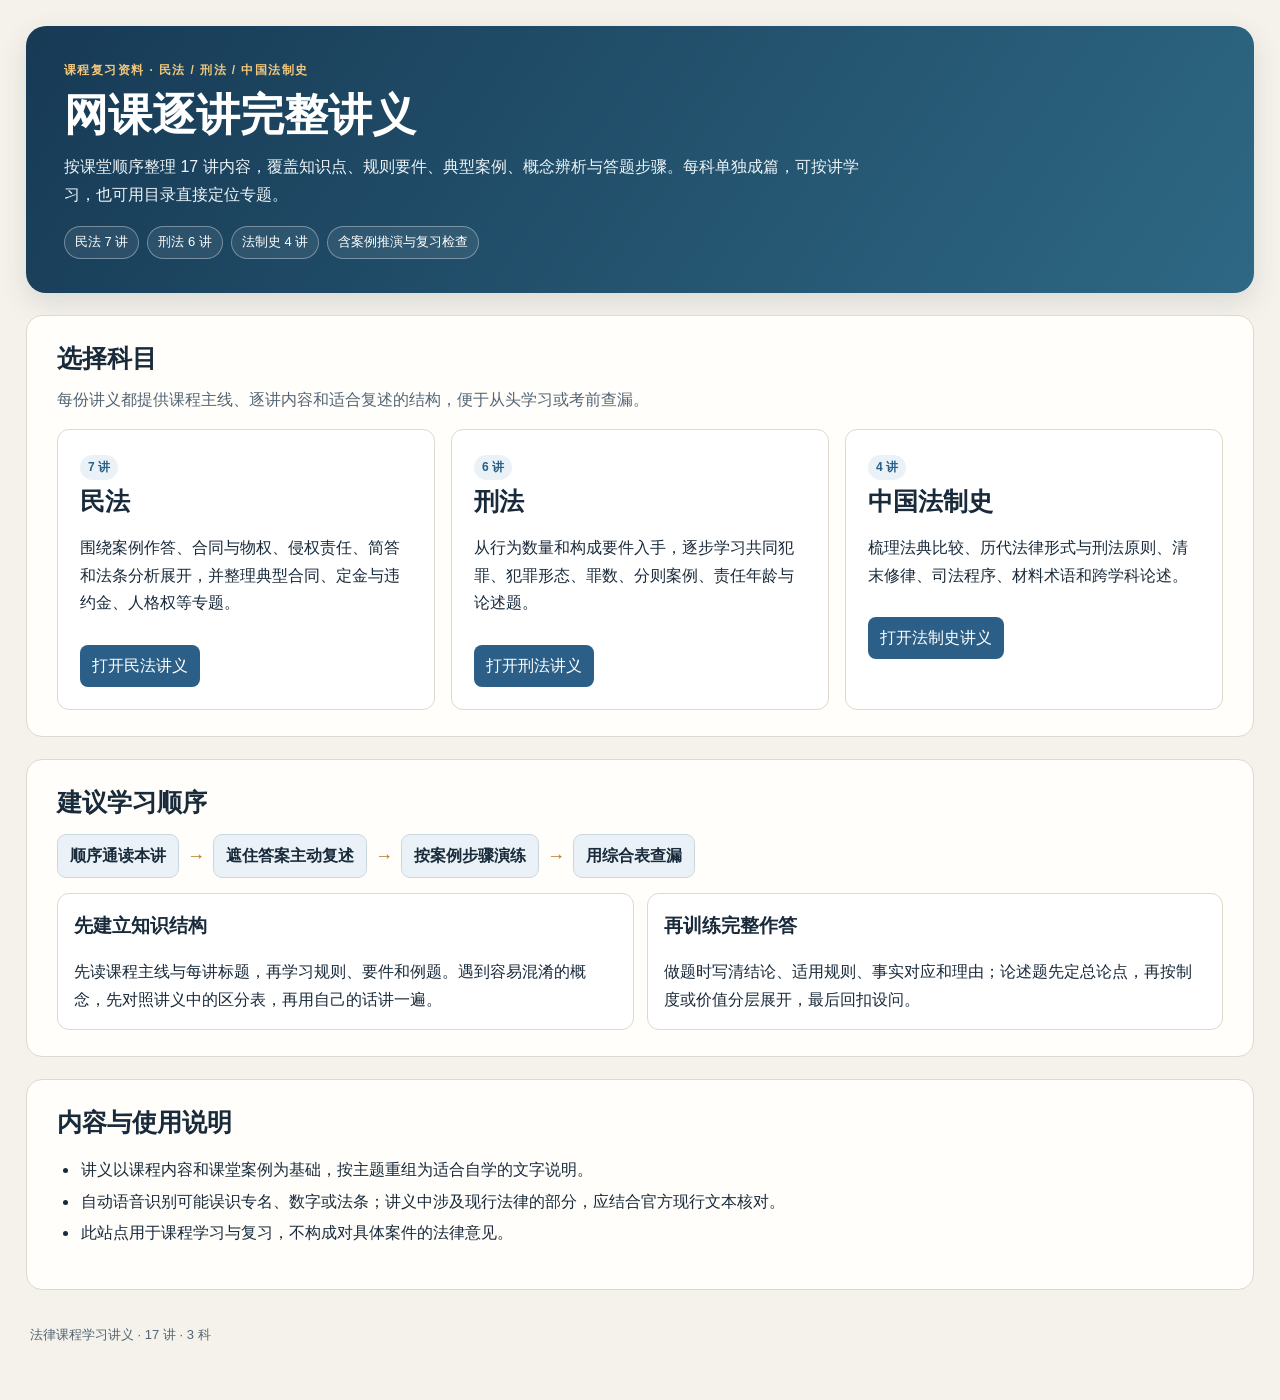
<file: index.html>
<!doctype html>
<html lang="zh-CN">
<head>
  <meta charset="utf-8">
  <meta name="viewport" content="width=device-width, initial-scale=1">
  <meta name="description" content="民法、刑法、中国法制史网课逐讲完整讲义，按课程结构梳理知识点、规则、案例和答题方法。">
  <title>法律课程逐讲完整讲义</title>
  <link rel="stylesheet" href="style.css">
</head>
<body>
<div class="layout" style="display:block"><main>
  <header class="hero">
    <div class="eyebrow">课程复习资料 · 民法 / 刑法 / 中国法制史</div>
    <h1>网课逐讲完整讲义</h1>
    <p>按课堂顺序整理 17 讲内容，覆盖知识点、规则要件、典型案例、概念辨析与答题步骤。每科单独成篇，可按讲学习，也可用目录直接定位专题。</p>
    <div class="meta"><span class="pill">民法 7 讲</span><span class="pill">刑法 6 讲</span><span class="pill">法制史 4 讲</span><span class="pill">含案例推演与复习检查</span></div>
  </header>
  <section class="section">
    <h2>选择科目</h2>
    <p class="lede">每份讲义都提供课程主线、逐讲内容和适合复述的结构，便于从头学习或考前查漏。</p>
    <div class="index-cards">
      <article class="index-card"><span class="tag">7 讲</span><h2>民法</h2><p>围绕案例作答、合同与物权、侵权责任、简答和法条分析展开，并整理典型合同、定金与违约金、人格权等专题。</p><a class="cta" href="民法-逐讲完整讲义.html">打开民法讲义</a></article>
      <article class="index-card"><span class="tag">6 讲</span><h2>刑法</h2><p>从行为数量和构成要件入手，逐步学习共同犯罪、犯罪形态、罪数、分则案例、责任年龄与论述题。</p><a class="cta" href="刑法-逐讲完整讲义.html">打开刑法讲义</a></article>
      <article class="index-card"><span class="tag">4 讲</span><h2>中国法制史</h2><p>梳理法典比较、历代法律形式与刑法原则、清末修律、司法程序、材料术语和跨学科论述。</p><a class="cta" href="法制史-逐讲完整讲义.html">打开法制史讲义</a></article>
    </div>
  </section>
  <section class="section">
    <h2>建议学习顺序</h2>
    <div class="flow"><span>顺序通读本讲</span><b>→</b><span>遮住答案主动复述</span><b>→</b><span>按案例步骤演练</span><b>→</b><span>用综合表查漏</span></div>
    <div class="grid">
      <div class="card"><h3>先建立知识结构</h3><p>先读课程主线与每讲标题，再学习规则、要件和例题。遇到容易混淆的概念，先对照讲义中的区分表，再用自己的话讲一遍。</p></div>
      <div class="card"><h3>再训练完整作答</h3><p>做题时写清结论、适用规则、事实对应和理由；论述题先定总论点，再按制度或价值分层展开，最后回扣设问。</p></div>
    </div>
  </section>
  <section class="section">
    <h2>内容与使用说明</h2>
    <ul>
      <li>讲义以课程内容和课堂案例为基础，按主题重组为适合自学的文字说明。</li>
      <li>自动语音识别可能误识专名、数字或法条；讲义中涉及现行法律的部分，应结合官方现行文本核对。</li>
      <li>此站点用于课程学习与复习，不构成对具体案件的法律意见。</li>
    </ul>
  </section>
  <footer class="footer">法律课程学习讲义 · 17 讲 · 3 科</footer>
</main></div>
</body>
</html>
</file>
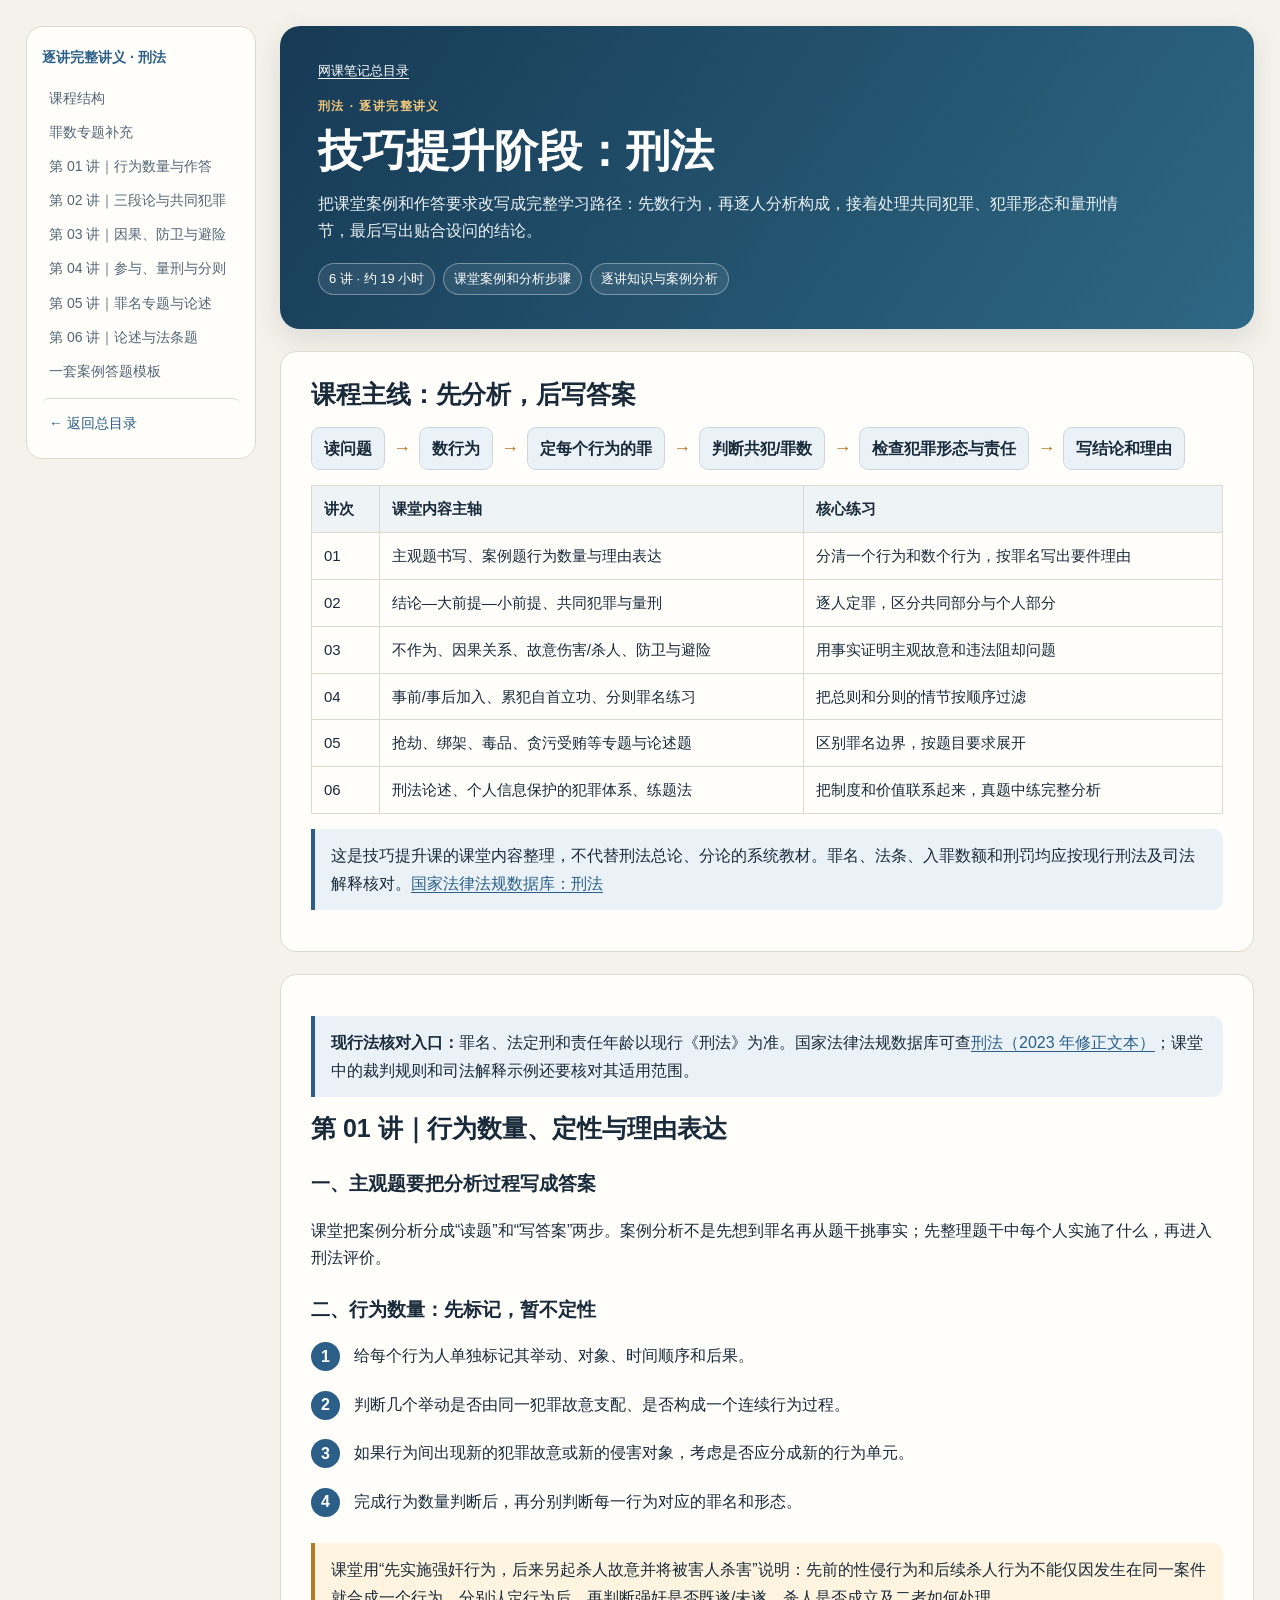
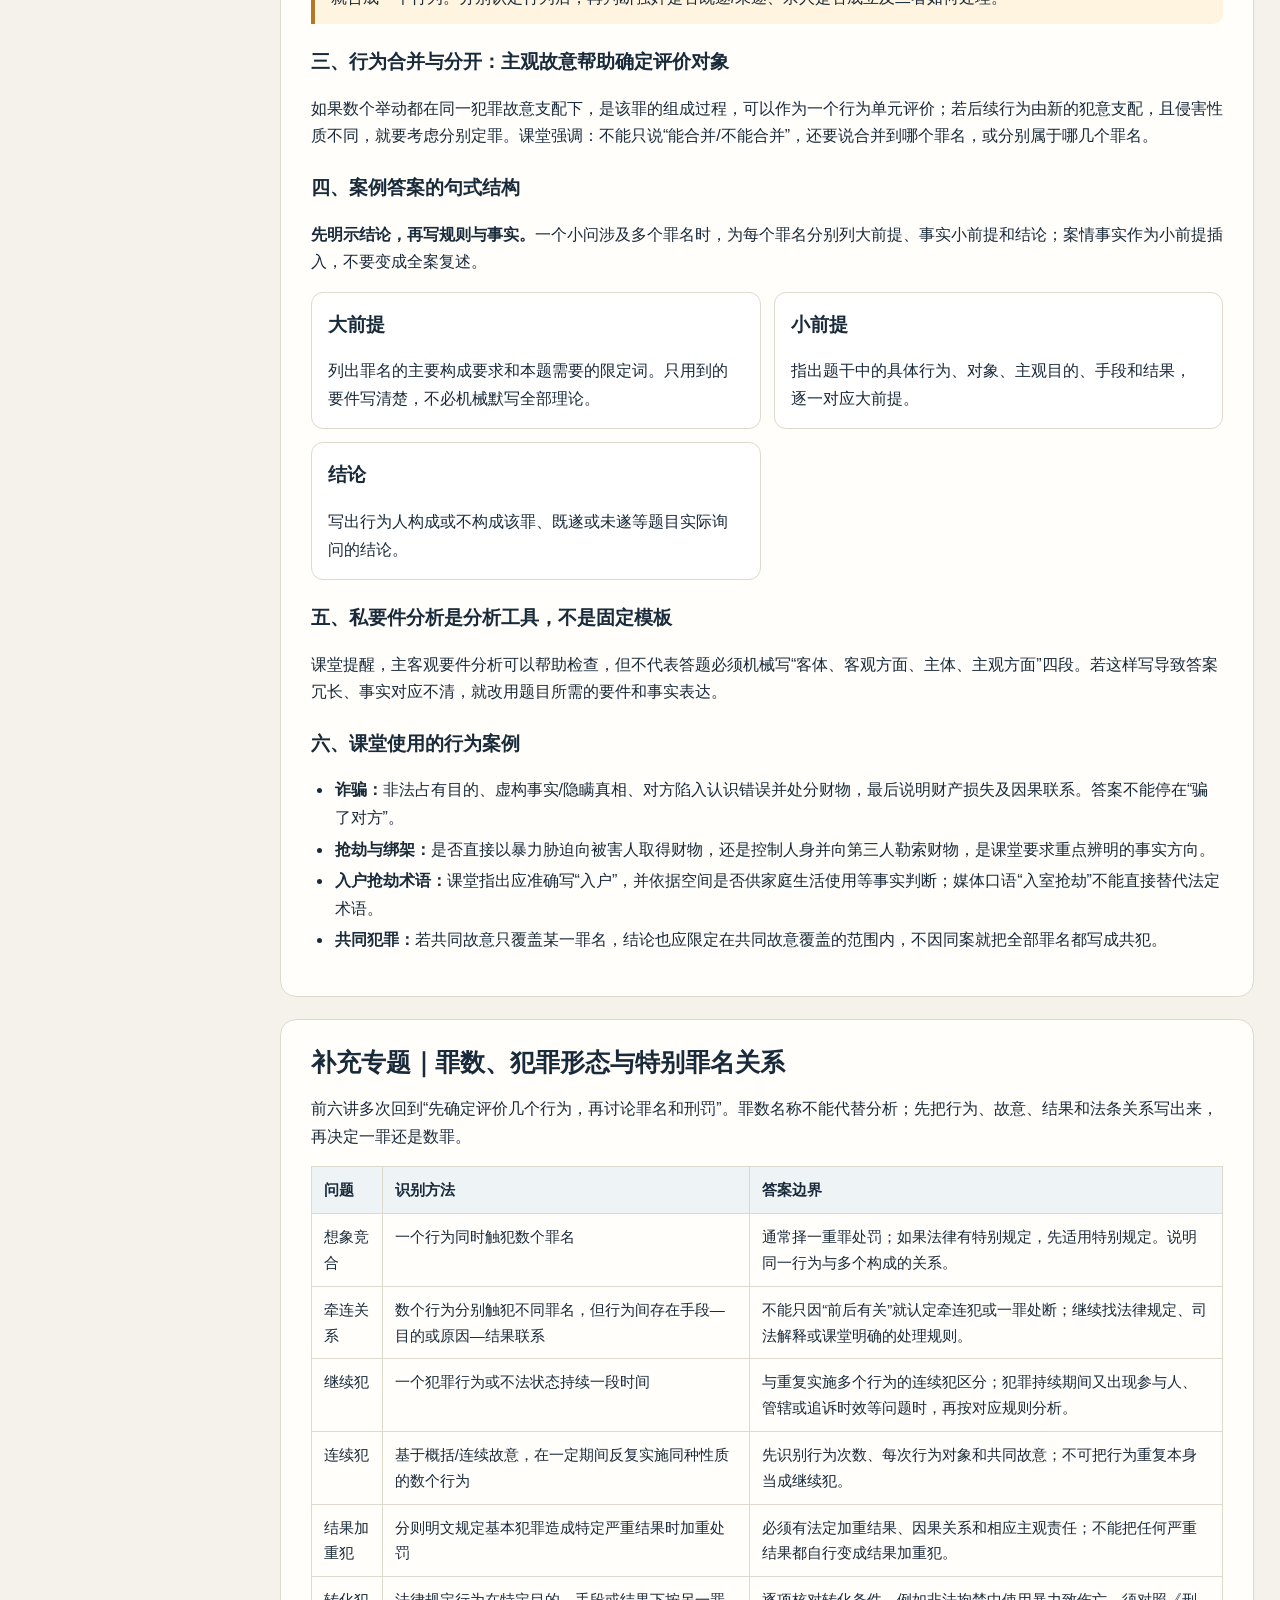
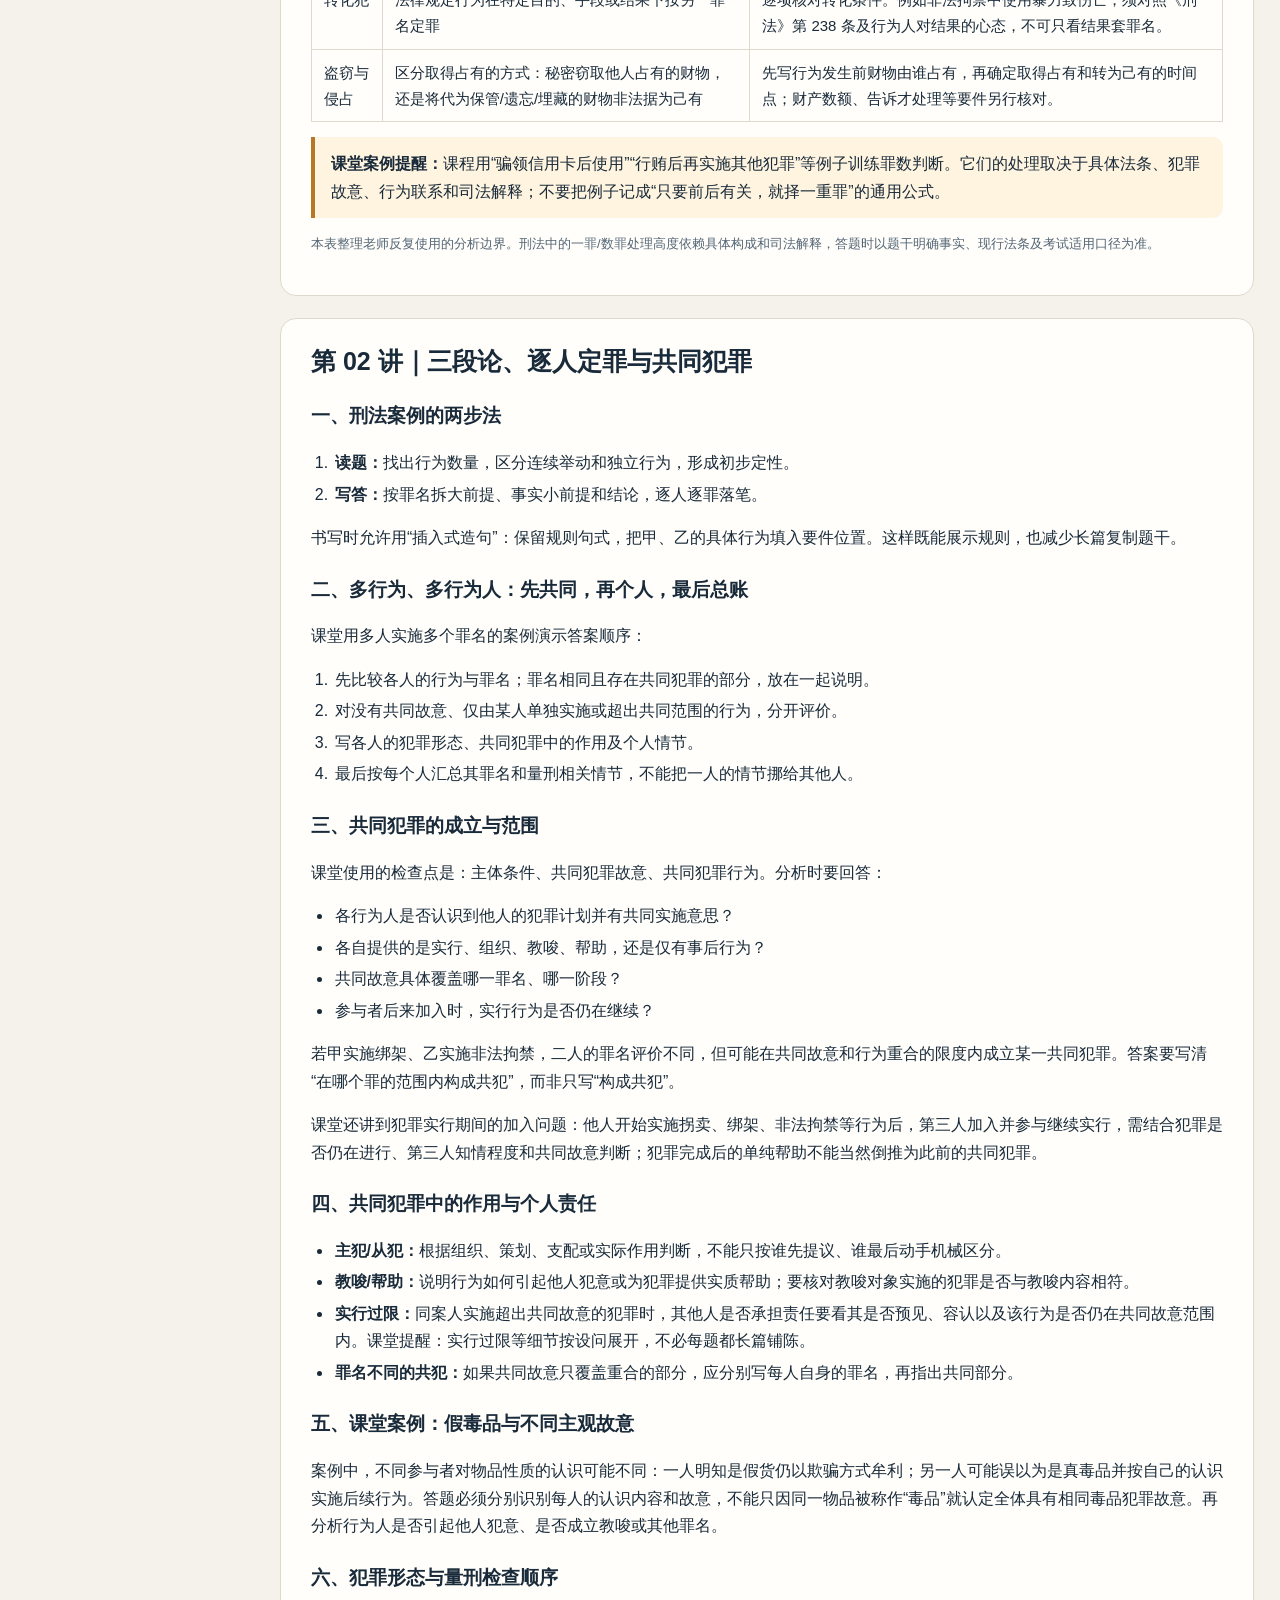
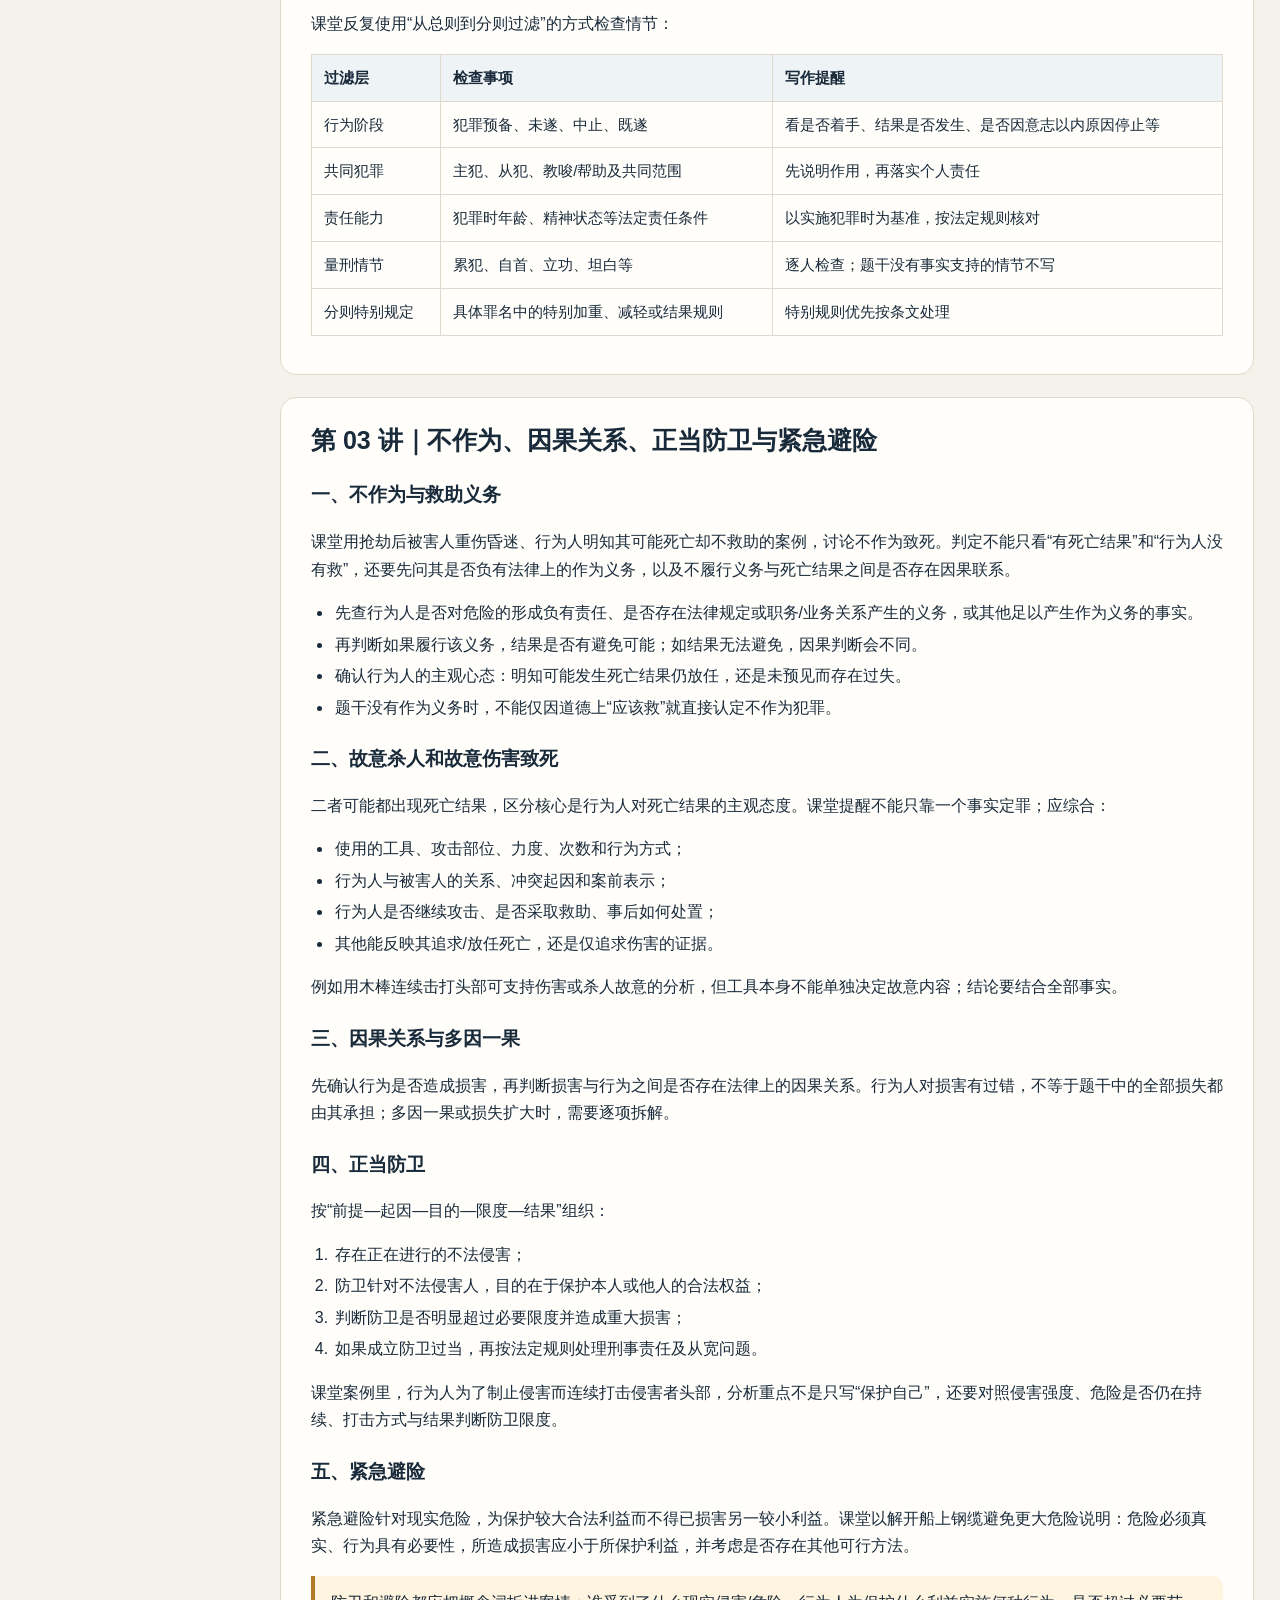
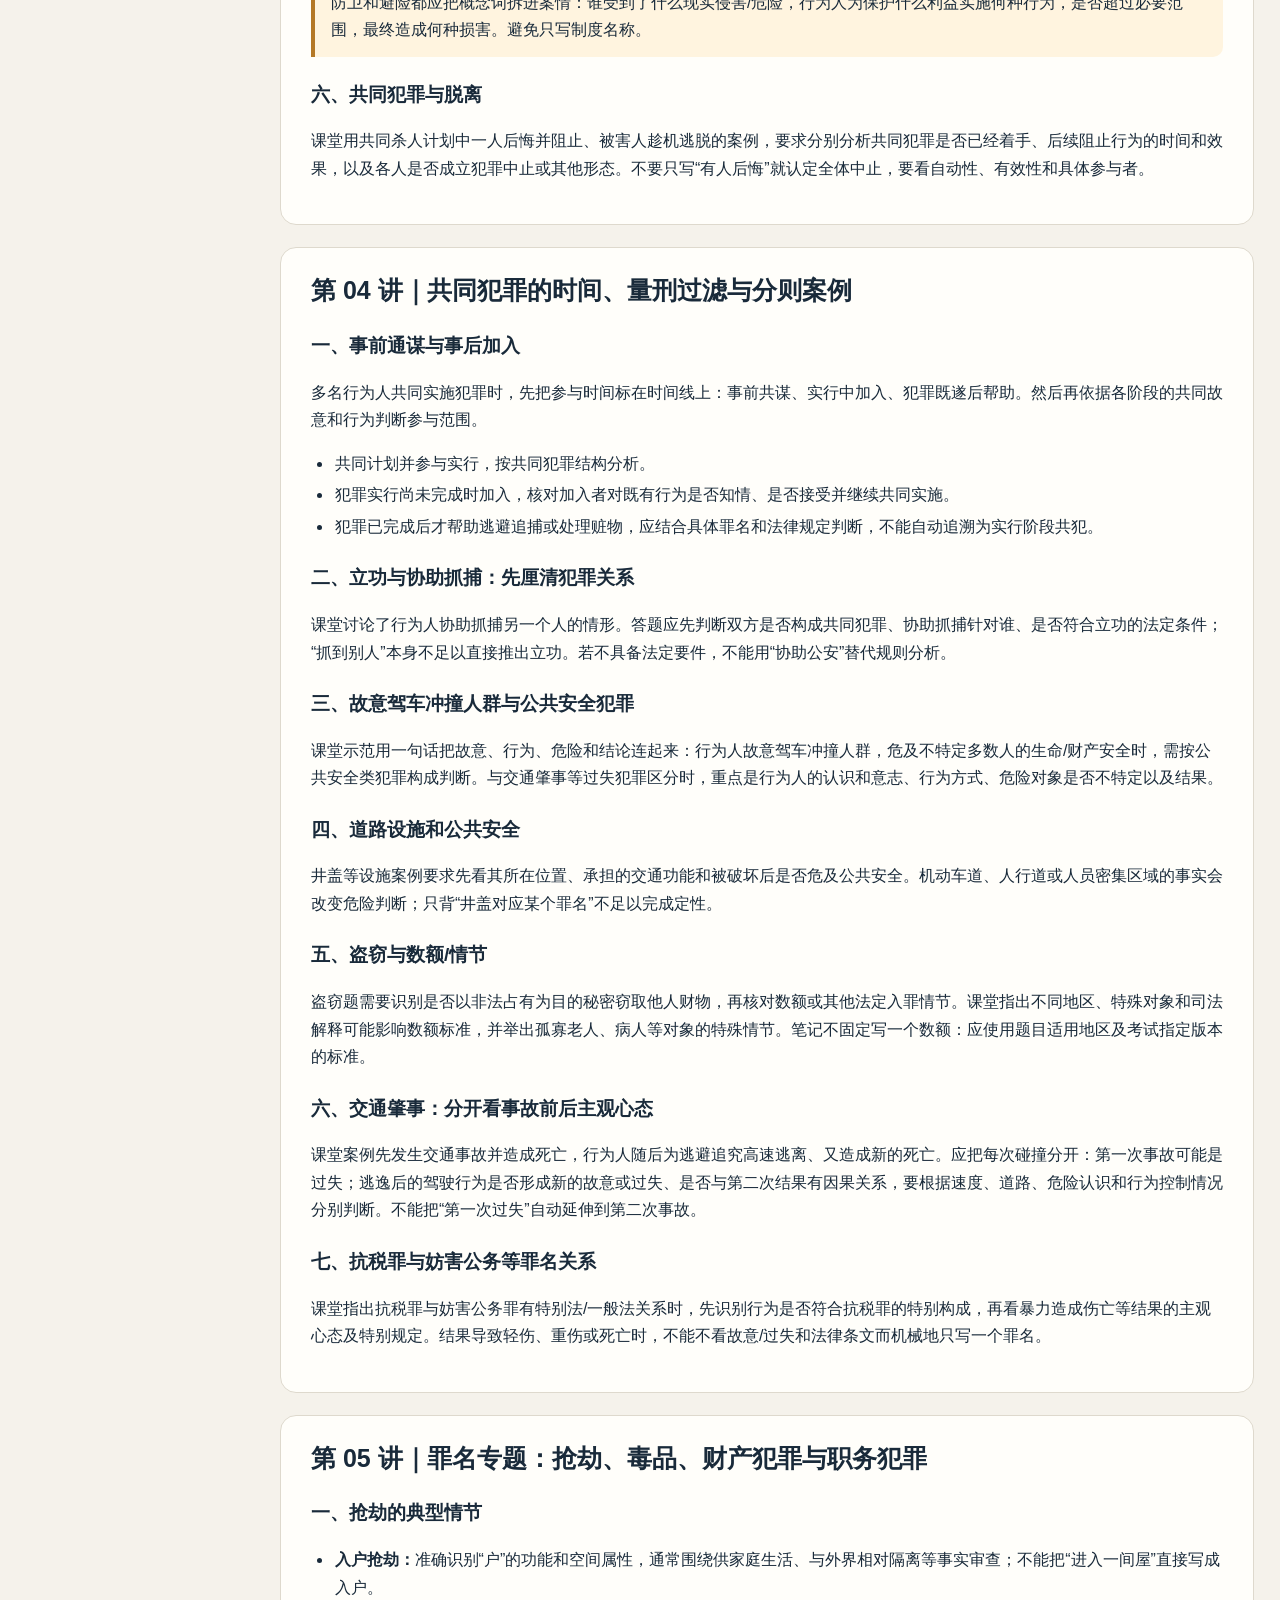
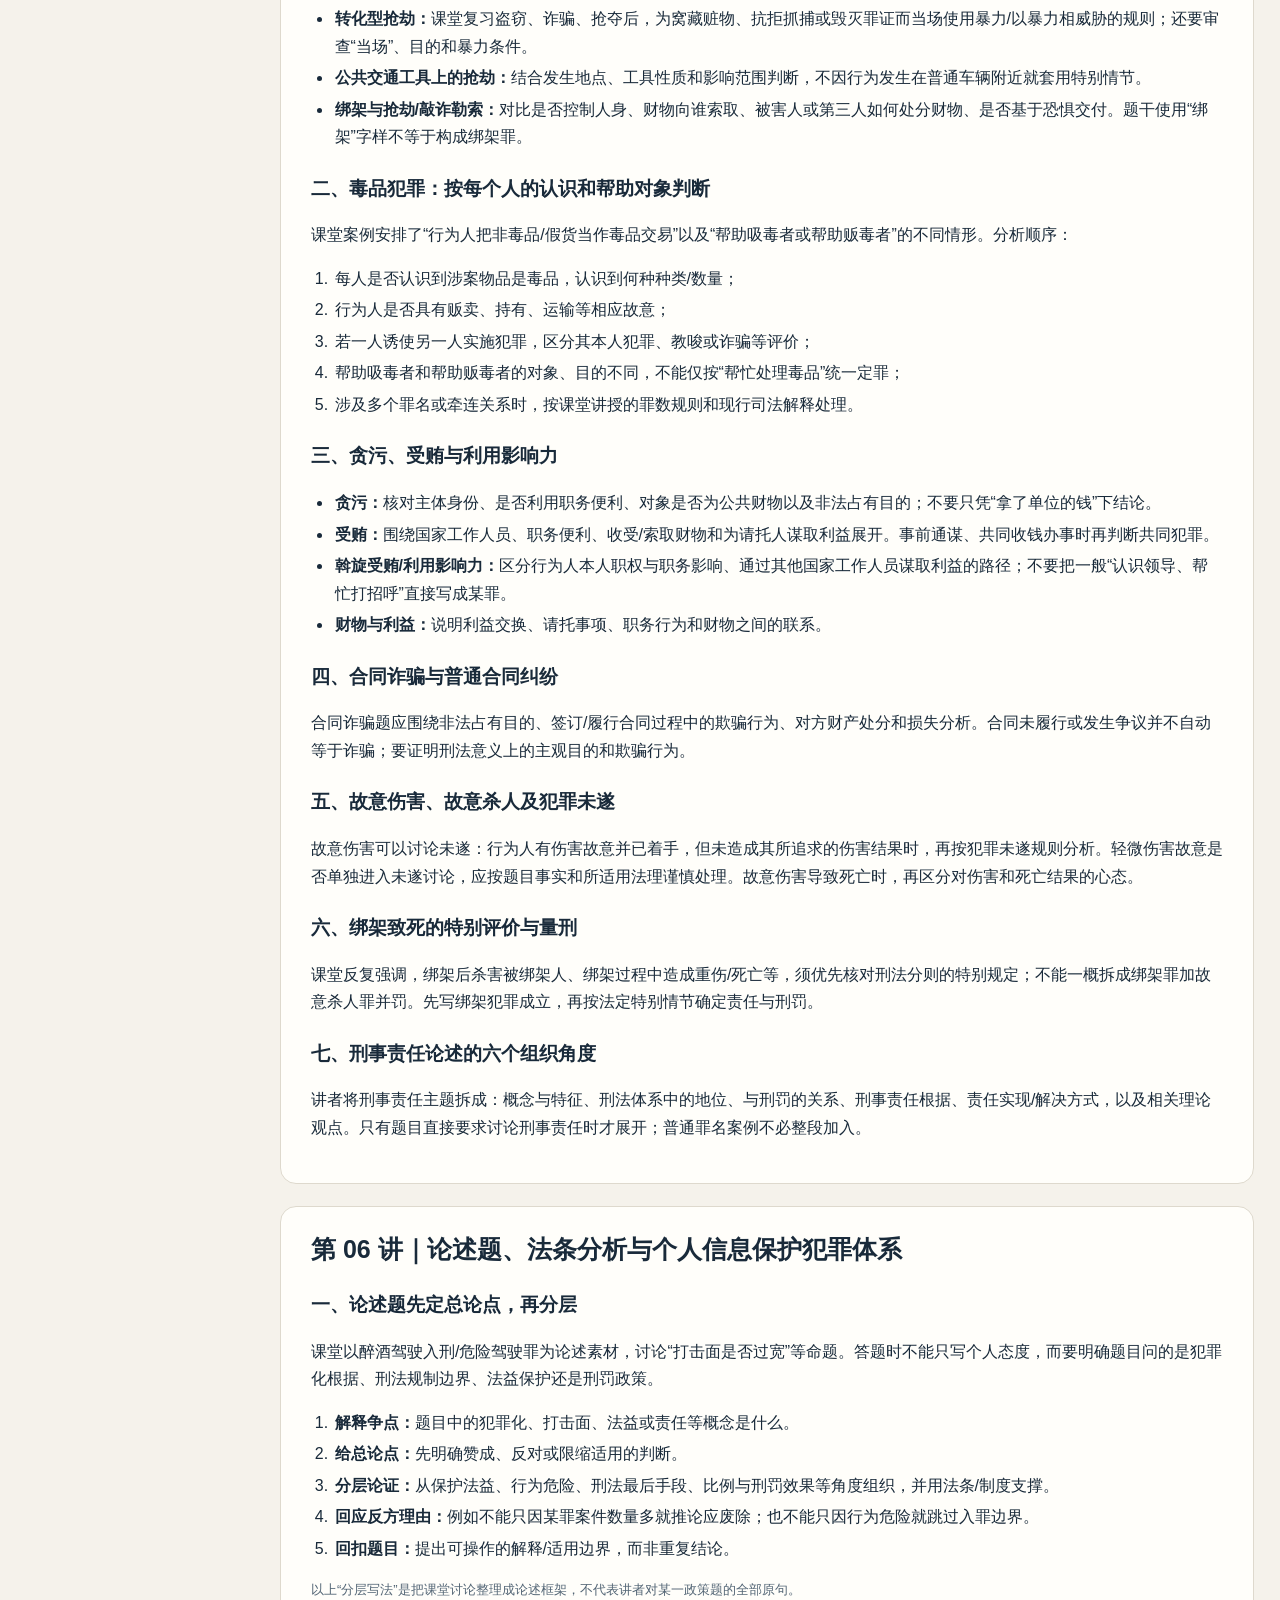
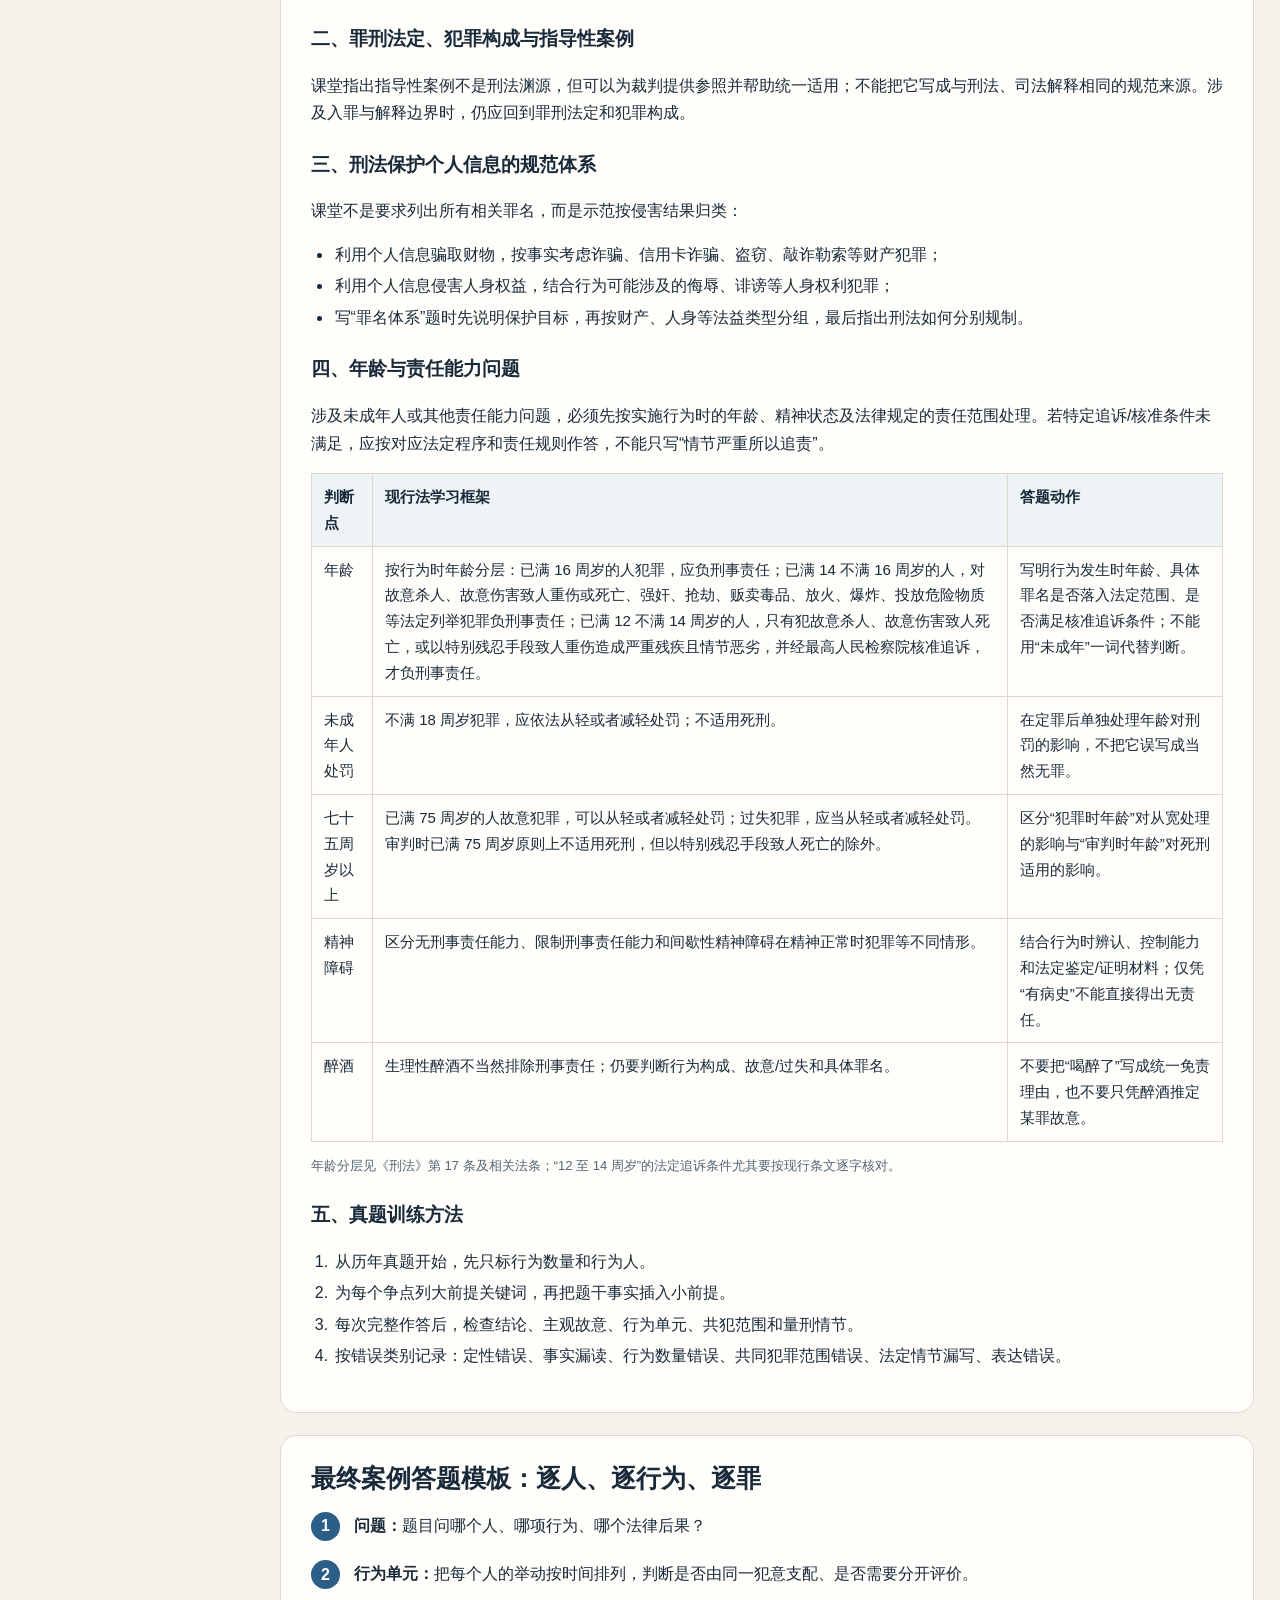
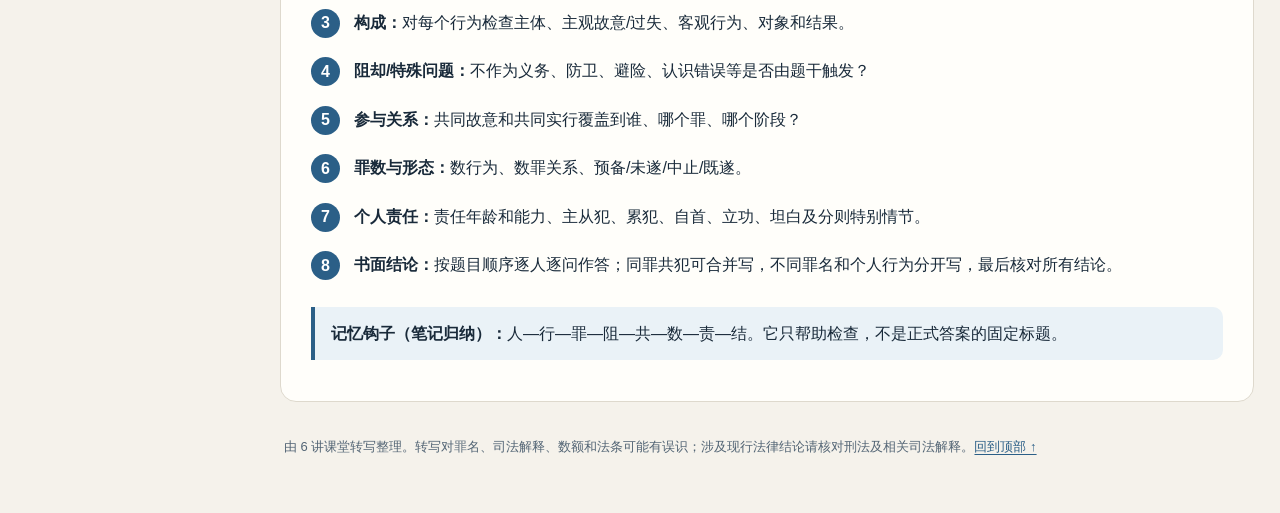
<file: 刑法-逐讲完整讲义.html>
<!doctype html>
<html lang="zh-CN"><head><meta charset="utf-8"><meta name="viewport" content="width=device-width, initial-scale=1"><title>刑法技巧提升阶段｜逐讲完整讲义</title><link rel="stylesheet" href="style.css"></head>
<body id="top"><div class="layout"><aside class="toc"><div class="brand">逐讲完整讲义 · 刑法</div><a href="#overview">课程结构</a><a href="#crimes">罪数专题补充</a><a href="#l1">第 01 讲｜行为数量与作答</a><a href="#l2">第 02 讲｜三段论与共同犯罪</a><a href="#l3">第 03 讲｜因果、防卫与避险</a><a href="#l4">第 04 讲｜参与、量刑与分则</a><a href="#l5">第 05 讲｜罪名专题与论述</a><a href="#l6">第 06 讲｜论述与法条题</a><a href="#method">一套案例答题模板</a><a class="back" href="index.html">← 返回总目录</a></aside>
<main><header class="hero"><div class="topline"><a href="index.html">网课笔记总目录</a></div><div class="eyebrow">刑法 · 逐讲完整讲义</div><h1>技巧提升阶段：刑法</h1><p>把课堂案例和作答要求改写成完整学习路径：先数行为，再逐人分析构成，接着处理共同犯罪、犯罪形态和量刑情节，最后写出贴合设问的结论。</p><div class="meta"><span class="pill">6 讲 · 约 19 小时</span><span class="pill">课堂案例和分析步骤</span><span class="pill">逐讲知识与案例分析</span></div></header>
<section class="section" id="overview"><h2>课程主线：先分析，后写答案</h2><div class="flow"><span>读问题</span><b>→</b><span>数行为</span><b>→</b><span>定每个行为的罪</span><b>→</b><span>判断共犯/罪数</span><b>→</b><span>检查犯罪形态与责任</span><b>→</b><span>写结论和理由</span></div><table><thead><tr><th>讲次</th><th>课堂内容主轴</th><th>核心练习</th></tr></thead><tbody><tr><td>01</td><td>主观题书写、案例题行为数量与理由表达</td><td>分清一个行为和数个行为，按罪名写出要件理由</td></tr><tr><td>02</td><td>结论—大前提—小前提、共同犯罪与量刑</td><td>逐人定罪，区分共同部分与个人部分</td></tr><tr><td>03</td><td>不作为、因果关系、故意伤害/杀人、防卫与避险</td><td>用事实证明主观故意和违法阻却问题</td></tr><tr><td>04</td><td>事前/事后加入、累犯自首立功、分则罪名练习</td><td>把总则和分则的情节按顺序过滤</td></tr><tr><td>05</td><td>抢劫、绑架、毒品、贪污受贿等专题与论述题</td><td>区别罪名边界，按题目要求展开</td></tr><tr><td>06</td><td>刑法论述、个人信息保护的犯罪体系、练题法</td><td>把制度和价值联系起来，真题中练完整分析</td></tr></tbody></table><div class="callout blue">这是技巧提升课的课堂内容整理，不代替刑法总论、分论的系统教材。罪名、法条、入罪数额和刑罚均应按现行刑法及司法解释核对。<a href="https://flk.npc.gov.cn/detail?fileId=&id=ff808181796a636a0179822a19640c92&title=&type=">国家法律法规数据库：刑法</a></div></section>

<section class="section" id="l1"><div class="callout blue"><b>现行法核对入口：</b>罪名、法定刑和责任年龄以现行《刑法》为准。国家法律法规数据库可查<a href="https://www.chinatax.gov.cn/zcfgk/c100009/c5212248/content.html">刑法（2023 年修正文本）</a>；课堂中的裁判规则和司法解释示例还要核对其适用范围。</div><h2>第 01 讲｜行为数量、定性与理由表达</h2><h3>一、主观题要把分析过程写成答案</h3><p>课堂把案例分析分成“读题”和“写答案”两步。案例分析不是先想到罪名再从题干挑事实；先整理题干中每个人实施了什么，再进入刑法评价。</p><h3>二、行为数量：先标记，暂不定性</h3><ol class="steps"><li>给每个行为人单独标记其举动、对象、时间顺序和后果。</li><li>判断几个举动是否由同一犯罪故意支配、是否构成一个连续行为过程。</li><li>如果行为间出现新的犯罪故意或新的侵害对象，考虑是否应分成新的行为单元。</li><li>完成行为数量判断后，再分别判断每一行为对应的罪名和形态。</li></ol><div class="callout">课堂用“先实施强奸行为，后来另起杀人故意并将被害人杀害”说明：先前的性侵行为和后续杀人行为不能仅因发生在同一案件就合成一个行为。分别认定行为后，再判断强奸是否既遂/未遂、杀人是否成立及二者如何处理。</div><h3>三、行为合并与分开：主观故意帮助确定评价对象</h3><p>如果数个举动都在同一犯罪故意支配下，是该罪的组成过程，可以作为一个行为单元评价；若后续行为由新的犯意支配，且侵害性质不同，就要考虑分别定罪。课堂强调：不能只说“能合并/不能合并”，还要说合并到哪个罪名，或分别属于哪几个罪名。</p><h3>四、案例答案的句式结构</h3><p><b>先明示结论，再写规则与事实。</b>一个小问涉及多个罪名时，为每个罪名分别列大前提、事实小前提和结论；案情事实作为小前提插入，不要变成全案复述。</p><div class="grid"><div class="card"><h3>大前提</h3><p>列出罪名的主要构成要求和本题需要的限定词。只用到的要件写清楚，不必机械默写全部理论。</p></div><div class="card"><h3>小前提</h3><p>指出题干中的具体行为、对象、主观目的、手段和结果，逐一对应大前提。</p></div><div class="card"><h3>结论</h3><p>写出行为人构成或不构成该罪、既遂或未遂等题目实际询问的结论。</p></div></div><h3>五、私要件分析是分析工具，不是固定模板</h3><p>课堂提醒，主客观要件分析可以帮助检查，但不代表答题必须机械写“客体、客观方面、主体、主观方面”四段。若这样写导致答案冗长、事实对应不清，就改用题目所需的要件和事实表达。</p><h3>六、课堂使用的行为案例</h3><ul><li><b>诈骗：</b>非法占有目的、虚构事实/隐瞒真相、对方陷入认识错误并处分财物，最后说明财产损失及因果联系。答案不能停在“骗了对方”。</li><li><b>抢劫与绑架：</b>是否直接以暴力胁迫向被害人取得财物，还是控制人身并向第三人勒索财物，是课堂要求重点辨明的事实方向。</li><li><b>入户抢劫术语：</b>课堂指出应准确写“入户”，并依据空间是否供家庭生活使用等事实判断；媒体口语“入室抢劫”不能直接替代法定术语。</li><li><b>共同犯罪：</b>若共同故意只覆盖某一罪名，结论也应限定在共同故意覆盖的范围内，不因同案就把全部罪名都写成共犯。</li></ul></section>

<section class="section" id="crimes"><h2>补充专题｜罪数、犯罪形态与特别罪名关系</h2><p>前六讲多次回到“先确定评价几个行为，再讨论罪名和刑罚”。罪数名称不能代替分析；先把行为、故意、结果和法条关系写出来，再决定一罪还是数罪。</p><table><thead><tr><th>问题</th><th>识别方法</th><th>答案边界</th></tr></thead><tbody><tr><td>想象竞合</td><td>一个行为同时触犯数个罪名</td><td>通常择一重罪处罚；如果法律有特别规定，先适用特别规定。说明同一行为与多个构成的关系。</td></tr><tr><td>牵连关系</td><td>数个行为分别触犯不同罪名，但行为间存在手段—目的或原因—结果联系</td><td>不能只因“前后有关”就认定牵连犯或一罪处断；继续找法律规定、司法解释或课堂明确的处理规则。</td></tr><tr><td>继续犯</td><td>一个犯罪行为或不法状态持续一段时间</td><td>与重复实施多个行为的连续犯区分；犯罪持续期间又出现参与人、管辖或追诉时效等问题时，再按对应规则分析。</td></tr><tr><td>连续犯</td><td>基于概括/连续故意，在一定期间反复实施同种性质的数个行为</td><td>先识别行为次数、每次行为对象和共同故意；不可把行为重复本身当成继续犯。</td></tr><tr><td>结果加重犯</td><td>分则明文规定基本犯罪造成特定严重结果时加重处罚</td><td>必须有法定加重结果、因果关系和相应主观责任；不能把任何严重结果都自行变成结果加重犯。</td></tr><tr><td>转化犯</td><td>法律规定行为在特定目的、手段或结果下按另一罪名定罪</td><td>逐项核对转化条件。例如非法拘禁中使用暴力致伤亡，须对照《刑法》第 238 条及行为人对结果的心态，不可只看结果套罪名。</td></tr><tr><td>盗窃与侵占</td><td>区分取得占有的方式：秘密窃取他人占有的财物，还是将代为保管/遗忘/埋藏的财物非法据为己有</td><td>先写行为发生前财物由谁占有，再确定取得占有和转为己有的时间点；财产数额、告诉才处理等要件另行核对。</td></tr></tbody></table><div class="callout"><b>课堂案例提醒：</b>课程用“骗领信用卡后使用”“行贿后再实施其他犯罪”等例子训练罪数判断。它们的处理取决于具体法条、犯罪故意、行为联系和司法解释；不要把例子记成“只要前后有关，就择一重罪”的通用公式。</div><p class="source-note">本表整理老师反复使用的分析边界。刑法中的一罪/数罪处理高度依赖具体构成和司法解释，答题时以题干明确事实、现行法条及考试适用口径为准。</p></section>
<section class="section" id="l2"><h2>第 02 讲｜三段论、逐人定罪与共同犯罪</h2><h3>一、刑法案例的两步法</h3><ol><li><b>读题：</b>找出行为数量，区分连续举动和独立行为，形成初步定性。</li><li><b>写答：</b>按罪名拆大前提、事实小前提和结论，逐人逐罪落笔。</li></ol><p>书写时允许用“插入式造句”：保留规则句式，把甲、乙的具体行为填入要件位置。这样既能展示规则，也减少长篇复制题干。</p><h3>二、多行为、多行为人：先共同，再个人，最后总账</h3><p>课堂用多人实施多个罪名的案例演示答案顺序：</p><ol><li>先比较各人的行为与罪名；罪名相同且存在共同犯罪的部分，放在一起说明。</li><li>对没有共同故意、仅由某人单独实施或超出共同范围的行为，分开评价。</li><li>写各人的犯罪形态、共同犯罪中的作用及个人情节。</li><li>最后按每个人汇总其罪名和量刑相关情节，不能把一人的情节挪给其他人。</li></ol><h3>三、共同犯罪的成立与范围</h3><p>课堂使用的检查点是：主体条件、共同犯罪故意、共同犯罪行为。分析时要回答：</p><ul><li>各行为人是否认识到他人的犯罪计划并有共同实施意思？</li><li>各自提供的是实行、组织、教唆、帮助，还是仅有事后行为？</li><li>共同故意具体覆盖哪一罪名、哪一阶段？</li><li>参与者后来加入时，实行行为是否仍在继续？</li></ul><p>若甲实施绑架、乙实施非法拘禁，二人的罪名评价不同，但可能在共同故意和行为重合的限度内成立某一共同犯罪。答案要写清“在哪个罪的范围内构成共犯”，而非只写“构成共犯”。</p><p>课堂还讲到犯罪实行期间的加入问题：他人开始实施拐卖、绑架、非法拘禁等行为后，第三人加入并参与继续实行，需结合犯罪是否仍在进行、第三人知情程度和共同故意判断；犯罪完成后的单纯帮助不能当然倒推为此前的共同犯罪。</p><h3>四、共同犯罪中的作用与个人责任</h3><ul><li><b>主犯/从犯：</b>根据组织、策划、支配或实际作用判断，不能只按谁先提议、谁最后动手机械区分。</li><li><b>教唆/帮助：</b>说明行为如何引起他人犯意或为犯罪提供实质帮助；要核对教唆对象实施的犯罪是否与教唆内容相符。</li><li><b>实行过限：</b>同案人实施超出共同故意的犯罪时，其他人是否承担责任要看其是否预见、容认以及该行为是否仍在共同故意范围内。课堂提醒：实行过限等细节按设问展开，不必每题都长篇铺陈。</li><li><b>罪名不同的共犯：</b>如果共同故意只覆盖重合的部分，应分别写每人自身的罪名，再指出共同部分。</li></ul><h3>五、课堂案例：假毒品与不同主观故意</h3><p>案例中，不同参与者对物品性质的认识可能不同：一人明知是假货仍以欺骗方式牟利；另一人可能误以为是真毒品并按自己的认识实施后续行为。答题必须分别识别每人的认识内容和故意，不能只因同一物品被称作“毒品”就认定全体具有相同毒品犯罪故意。再分析行为人是否引起他人犯意、是否成立教唆或其他罪名。</p><h3>六、犯罪形态与量刑检查顺序</h3><p>课堂反复使用“从总则到分则过滤”的方式检查情节：</p><table><thead><tr><th>过滤层</th><th>检查事项</th><th>写作提醒</th></tr></thead><tbody><tr><td>行为阶段</td><td>犯罪预备、未遂、中止、既遂</td><td>看是否着手、结果是否发生、是否因意志以内原因停止等</td></tr><tr><td>共同犯罪</td><td>主犯、从犯、教唆/帮助及共同范围</td><td>先说明作用，再落实个人责任</td></tr><tr><td>责任能力</td><td>犯罪时年龄、精神状态等法定责任条件</td><td>以实施犯罪时为基准，按法定规则核对</td></tr><tr><td>量刑情节</td><td>累犯、自首、立功、坦白等</td><td>逐人检查；题干没有事实支持的情节不写</td></tr><tr><td>分则特别规定</td><td>具体罪名中的特别加重、减轻或结果规则</td><td>特别规则优先按条文处理</td></tr></tbody></table></section>

<section class="section" id="l3"><h2>第 03 讲｜不作为、因果关系、正当防卫与紧急避险</h2><h3>一、不作为与救助义务</h3><p>课堂用抢劫后被害人重伤昏迷、行为人明知其可能死亡却不救助的案例，讨论不作为致死。判定不能只看“有死亡结果”和“行为人没有救”，还要先问其是否负有法律上的作为义务，以及不履行义务与死亡结果之间是否存在因果联系。</p><ul><li>先查行为人是否对危险的形成负有责任、是否存在法律规定或职务/业务关系产生的义务，或其他足以产生作为义务的事实。</li><li>再判断如果履行该义务，结果是否有避免可能；如结果无法避免，因果判断会不同。</li><li>确认行为人的主观心态：明知可能发生死亡结果仍放任，还是未预见而存在过失。</li><li>题干没有作为义务时，不能仅因道德上“应该救”就直接认定不作为犯罪。</li></ul><h3>二、故意杀人和故意伤害致死</h3><p>二者可能都出现死亡结果，区分核心是行为人对死亡结果的主观态度。课堂提醒不能只靠一个事实定罪；应综合：</p><ul><li>使用的工具、攻击部位、力度、次数和行为方式；</li><li>行为人与被害人的关系、冲突起因和案前表示；</li><li>行为人是否继续攻击、是否采取救助、事后如何处置；</li><li>其他能反映其追求/放任死亡，还是仅追求伤害的证据。</li></ul><p>例如用木棒连续击打头部可支持伤害或杀人故意的分析，但工具本身不能单独决定故意内容；结论要结合全部事实。</p><h3>三、因果关系与多因一果</h3><p>先确认行为是否造成损害，再判断损害与行为之间是否存在法律上的因果关系。行为人对损害有过错，不等于题干中的全部损失都由其承担；多因一果或损失扩大时，需要逐项拆解。</p><h3>四、正当防卫</h3><p>按“前提—起因—目的—限度—结果”组织：</p><ol><li>存在正在进行的不法侵害；</li><li>防卫针对不法侵害人，目的在于保护本人或他人的合法权益；</li><li>判断防卫是否明显超过必要限度并造成重大损害；</li><li>如果成立防卫过当，再按法定规则处理刑事责任及从宽问题。</li></ol><p>课堂案例里，行为人为了制止侵害而连续打击侵害者头部，分析重点不是只写“保护自己”，还要对照侵害强度、危险是否仍在持续、打击方式与结果判断防卫限度。</p><h3>五、紧急避险</h3><p>紧急避险针对现实危险，为保护较大合法利益而不得已损害另一较小利益。课堂以解开船上钢缆避免更大危险说明：危险必须真实、行为具有必要性，所造成损害应小于所保护利益，并考虑是否存在其他可行方法。</p><div class="callout">防卫和避险都应把概念词拆进案情：谁受到了什么现实侵害/危险，行为人为保护什么利益实施何种行为，是否超过必要范围，最终造成何种损害。避免只写制度名称。</div><h3>六、共同犯罪与脱离</h3><p>课堂用共同杀人计划中一人后悔并阻止、被害人趁机逃脱的案例，要求分别分析共同犯罪是否已经着手、后续阻止行为的时间和效果，以及各人是否成立犯罪中止或其他形态。不要只写“有人后悔”就认定全体中止，要看自动性、有效性和具体参与者。</p></section>

<section class="section" id="l4"><h2>第 04 讲｜共同犯罪的时间、量刑过滤与分则案例</h2><h3>一、事前通谋与事后加入</h3><p>多名行为人共同实施犯罪时，先把参与时间标在时间线上：事前共谋、实行中加入、犯罪既遂后帮助。然后再依据各阶段的共同故意和行为判断参与范围。</p><ul><li>共同计划并参与实行，按共同犯罪结构分析。</li><li>犯罪实行尚未完成时加入，核对加入者对既有行为是否知情、是否接受并继续共同实施。</li><li>犯罪已完成后才帮助逃避追捕或处理赃物，应结合具体罪名和法律规定判断，不能自动追溯为实行阶段共犯。</li></ul><h3>二、立功与协助抓捕：先厘清犯罪关系</h3><p>课堂讨论了行为人协助抓捕另一个人的情形。答题应先判断双方是否构成共同犯罪、协助抓捕针对谁、是否符合立功的法定条件；“抓到别人”本身不足以直接推出立功。若不具备法定要件，不能用“协助公安”替代规则分析。</p><h3>三、故意驾车冲撞人群与公共安全犯罪</h3><p>课堂示范用一句话把故意、行为、危险和结论连起来：行为人故意驾车冲撞人群，危及不特定多数人的生命/财产安全时，需按公共安全类犯罪构成判断。与交通肇事等过失犯罪区分时，重点是行为人的认识和意志、行为方式、危险对象是否不特定以及结果。</p><h3>四、道路设施和公共安全</h3><p>井盖等设施案例要求先看其所在位置、承担的交通功能和被破坏后是否危及公共安全。机动车道、人行道或人员密集区域的事实会改变危险判断；只背“井盖对应某个罪名”不足以完成定性。</p><h3>五、盗窃与数额/情节</h3><p>盗窃题需要识别是否以非法占有为目的秘密窃取他人财物，再核对数额或其他法定入罪情节。课堂指出不同地区、特殊对象和司法解释可能影响数额标准，并举出孤寡老人、病人等对象的特殊情节。笔记不固定写一个数额：应使用题目适用地区及考试指定版本的标准。</p><h3>六、交通肇事：分开看事故前后主观心态</h3><p>课堂案例先发生交通事故并造成死亡，行为人随后为逃避追究高速逃离、又造成新的死亡。应把每次碰撞分开：第一次事故可能是过失；逃逸后的驾驶行为是否形成新的故意或过失、是否与第二次结果有因果关系，要根据速度、道路、危险认识和行为控制情况分别判断。不能把“第一次过失”自动延伸到第二次事故。</p><h3>七、抗税罪与妨害公务等罪名关系</h3><p>课堂指出抗税罪与妨害公务罪有特别法/一般法关系时，先识别行为是否符合抗税罪的特别构成，再看暴力造成伤亡等结果的主观心态及特别规定。结果导致轻伤、重伤或死亡时，不能不看故意/过失和法律条文而机械地只写一个罪名。</p></section>

<section class="section" id="l5"><h2>第 05 讲｜罪名专题：抢劫、毒品、财产犯罪与职务犯罪</h2><h3>一、抢劫的典型情节</h3><ul><li><b>入户抢劫：</b>准确识别“户”的功能和空间属性，通常围绕供家庭生活、与外界相对隔离等事实审查；不能把“进入一间屋”直接写成入户。</li><li><b>转化型抢劫：</b>课堂复习盗窃、诈骗、抢夺后，为窝藏赃物、抗拒抓捕或毁灭罪证而当场使用暴力/以暴力相威胁的规则；还要审查“当场”、目的和暴力条件。</li><li><b>公共交通工具上的抢劫：</b>结合发生地点、工具性质和影响范围判断，不因行为发生在普通车辆附近就套用特别情节。</li><li><b>绑架与抢劫/敲诈勒索：</b>对比是否控制人身、财物向谁索取、被害人或第三人如何处分财物、是否基于恐惧交付。题干使用“绑架”字样不等于构成绑架罪。</li></ul><h3>二、毒品犯罪：按每个人的认识和帮助对象判断</h3><p>课堂案例安排了“行为人把非毒品/假货当作毒品交易”以及“帮助吸毒者或帮助贩毒者”的不同情形。分析顺序：</p><ol><li>每人是否认识到涉案物品是毒品，认识到何种种类/数量；</li><li>行为人是否具有贩卖、持有、运输等相应故意；</li><li>若一人诱使另一人实施犯罪，区分其本人犯罪、教唆或诈骗等评价；</li><li>帮助吸毒者和帮助贩毒者的对象、目的不同，不能仅按“帮忙处理毒品”统一定罪；</li><li>涉及多个罪名或牵连关系时，按课堂讲授的罪数规则和现行司法解释处理。</li></ol><h3>三、贪污、受贿与利用影响力</h3><ul><li><b>贪污：</b>核对主体身份、是否利用职务便利、对象是否为公共财物以及非法占有目的；不要只凭“拿了单位的钱”下结论。</li><li><b>受贿：</b>围绕国家工作人员、职务便利、收受/索取财物和为请托人谋取利益展开。事前通谋、共同收钱办事时再判断共同犯罪。</li><li><b>斡旋受贿/利用影响力：</b>区分行为人本人职权与职务影响、通过其他国家工作人员谋取利益的路径；不要把一般“认识领导、帮忙打招呼”直接写成某罪。</li><li><b>财物与利益：</b>说明利益交换、请托事项、职务行为和财物之间的联系。</li></ul><h3>四、合同诈骗与普通合同纠纷</h3><p>合同诈骗题应围绕非法占有目的、签订/履行合同过程中的欺骗行为、对方财产处分和损失分析。合同未履行或发生争议并不自动等于诈骗；要证明刑法意义上的主观目的和欺骗行为。</p><h3>五、故意伤害、故意杀人及犯罪未遂</h3><p>故意伤害可以讨论未遂：行为人有伤害故意并已着手，但未造成其所追求的伤害结果时，再按犯罪未遂规则分析。轻微伤害故意是否单独进入未遂讨论，应按题目事实和所适用法理谨慎处理。故意伤害导致死亡时，再区分对伤害和死亡结果的心态。</p><h3>六、绑架致死的特别评价与量刑</h3><p>课堂反复强调，绑架后杀害被绑架人、绑架过程中造成重伤/死亡等，须优先核对刑法分则的特别规定；不能一概拆成绑架罪加故意杀人罪并罚。先写绑架犯罪成立，再按法定特别情节确定责任与刑罚。</p><h3>七、刑事责任论述的六个组织角度</h3><p>讲者将刑事责任主题拆成：概念与特征、刑法体系中的地位、与刑罚的关系、刑事责任根据、责任实现/解决方式，以及相关理论观点。只有题目直接要求讨论刑事责任时才展开；普通罪名案例不必整段加入。</p></section>

<section class="section" id="l6"><h2>第 06 讲｜论述题、法条分析与个人信息保护犯罪体系</h2><h3>一、论述题先定总论点，再分层</h3><p>课堂以醉酒驾驶入刑/危险驾驶罪为论述素材，讨论“打击面是否过宽”等命题。答题时不能只写个人态度，而要明确题目问的是犯罪化根据、刑法规制边界、法益保护还是刑罚政策。</p><ol><li><b>解释争点：</b>题目中的犯罪化、打击面、法益或责任等概念是什么。</li><li><b>给总论点：</b>先明确赞成、反对或限缩适用的判断。</li><li><b>分层论证：</b>从保护法益、行为危险、刑法最后手段、比例与刑罚效果等角度组织，并用法条/制度支撑。</li><li><b>回应反方理由：</b>例如不能只因某罪案件数量多就推论应废除；也不能只因行为危险就跳过入罪边界。</li><li><b>回扣题目：</b>提出可操作的解释/适用边界，而非重复结论。</li></ol><p class="source-note">以上“分层写法”是把课堂讨论整理成论述框架，不代表讲者对某一政策题的全部原句。</p><h3>二、罪刑法定、犯罪构成与指导性案例</h3><p>课堂指出指导性案例不是刑法渊源，但可以为裁判提供参照并帮助统一适用；不能把它写成与刑法、司法解释相同的规范来源。涉及入罪与解释边界时，仍应回到罪刑法定和犯罪构成。</p><h3>三、刑法保护个人信息的规范体系</h3><p>课堂不是要求列出所有相关罪名，而是示范按侵害结果归类：</p><ul><li>利用个人信息骗取财物，按事实考虑诈骗、信用卡诈骗、盗窃、敲诈勒索等财产犯罪；</li><li>利用个人信息侵害人身权益，结合行为可能涉及的侮辱、诽谤等人身权利犯罪；</li><li>写“罪名体系”题时先说明保护目标，再按财产、人身等法益类型分组，最后指出刑法如何分别规制。</li></ul><h3>四、年龄与责任能力问题</h3><p>涉及未成年人或其他责任能力问题，必须先按实施行为时的年龄、精神状态及法律规定的责任范围处理。若特定追诉/核准条件未满足，应按对应法定程序和责任规则作答，不能只写“情节严重所以追责”。</p><table><thead><tr><th>判断点</th><th>现行法学习框架</th><th>答题动作</th></tr></thead><tbody><tr><td>年龄</td><td>按行为时年龄分层：已满 16 周岁的人犯罪，应负刑事责任；已满 14 不满 16 周岁的人，对故意杀人、故意伤害致人重伤或死亡、强奸、抢劫、贩卖毒品、放火、爆炸、投放危险物质等法定列举犯罪负刑事责任；已满 12 不满 14 周岁的人，只有犯故意杀人、故意伤害致人死亡，或以特别残忍手段致人重伤造成严重残疾且情节恶劣，并经最高人民检察院核准追诉，才负刑事责任。</td><td>写明行为发生时年龄、具体罪名是否落入法定范围、是否满足核准追诉条件；不能用“未成年”一词代替判断。</td></tr><tr><td>未成年人处罚</td><td>不满 18 周岁犯罪，应依法从轻或者减轻处罚；不适用死刑。</td><td>在定罪后单独处理年龄对刑罚的影响，不把它误写成当然无罪。</td></tr><tr><td>七十五周岁以上</td><td>已满 75 周岁的人故意犯罪，可以从轻或者减轻处罚；过失犯罪，应当从轻或者减轻处罚。审判时已满 75 周岁原则上不适用死刑，但以特别残忍手段致人死亡的除外。</td><td>区分“犯罪时年龄”对从宽处理的影响与“审判时年龄”对死刑适用的影响。</td></tr><tr><td>精神障碍</td><td>区分无刑事责任能力、限制刑事责任能力和间歇性精神障碍在精神正常时犯罪等不同情形。</td><td>结合行为时辨认、控制能力和法定鉴定/证明材料；仅凭“有病史”不能直接得出无责任。</td></tr><tr><td>醉酒</td><td>生理性醉酒不当然排除刑事责任；仍要判断行为构成、故意/过失和具体罪名。</td><td>不要把“喝醉了”写成统一免责理由，也不要只凭醉酒推定某罪故意。</td></tr></tbody></table><p class="source-note">年龄分层见《刑法》第 17 条及相关法条；“12 至 14 周岁”的法定追诉条件尤其要按现行条文逐字核对。</p><h3>五、真题训练方法</h3><ol><li>从历年真题开始，先只标行为数量和行为人。</li><li>为每个争点列大前提关键词，再把题干事实插入小前提。</li><li>每次完整作答后，检查结论、主观故意、行为单元、共犯范围和量刑情节。</li><li>按错误类别记录：定性错误、事实漏读、行为数量错误、共同犯罪范围错误、法定情节漏写、表达错误。</li></ol></section>

<section class="section" id="method"><h2>最终案例答题模板：逐人、逐行为、逐罪</h2><ol class="steps"><li><b>问题：</b>题目问哪个人、哪项行为、哪个法律后果？</li><li><b>行为单元：</b>把每个人的举动按时间排列，判断是否由同一犯意支配、是否需要分开评价。</li><li><b>构成：</b>对每个行为检查主体、主观故意/过失、客观行为、对象和结果。</li><li><b>阻却/特殊问题：</b>不作为义务、防卫、避险、认识错误等是否由题干触发？</li><li><b>参与关系：</b>共同故意和共同实行覆盖到谁、哪个罪、哪个阶段？</li><li><b>罪数与形态：</b>数行为、数罪关系、预备/未遂/中止/既遂。</li><li><b>个人责任：</b>责任年龄和能力、主从犯、累犯、自首、立功、坦白及分则特别情节。</li><li><b>书面结论：</b>按题目顺序逐人逐问作答；同罪共犯可合并写，不同罪名和个人行为分开写，最后核对所有结论。</li></ol><div class="callout blue"><b>记忆钩子（笔记归纳）：</b>人—行—罪—阻—共—数—责—结。它只帮助检查，不是正式答案的固定标题。</div></section>
<footer class="footer">由 6 讲课堂转写整理。转写对罪名、司法解释、数额和法条可能有误识；涉及现行法律结论请核对刑法及相关司法解释。<a href="#top">回到顶部 ↑</a></footer>
</main></div></body></html>
</file>
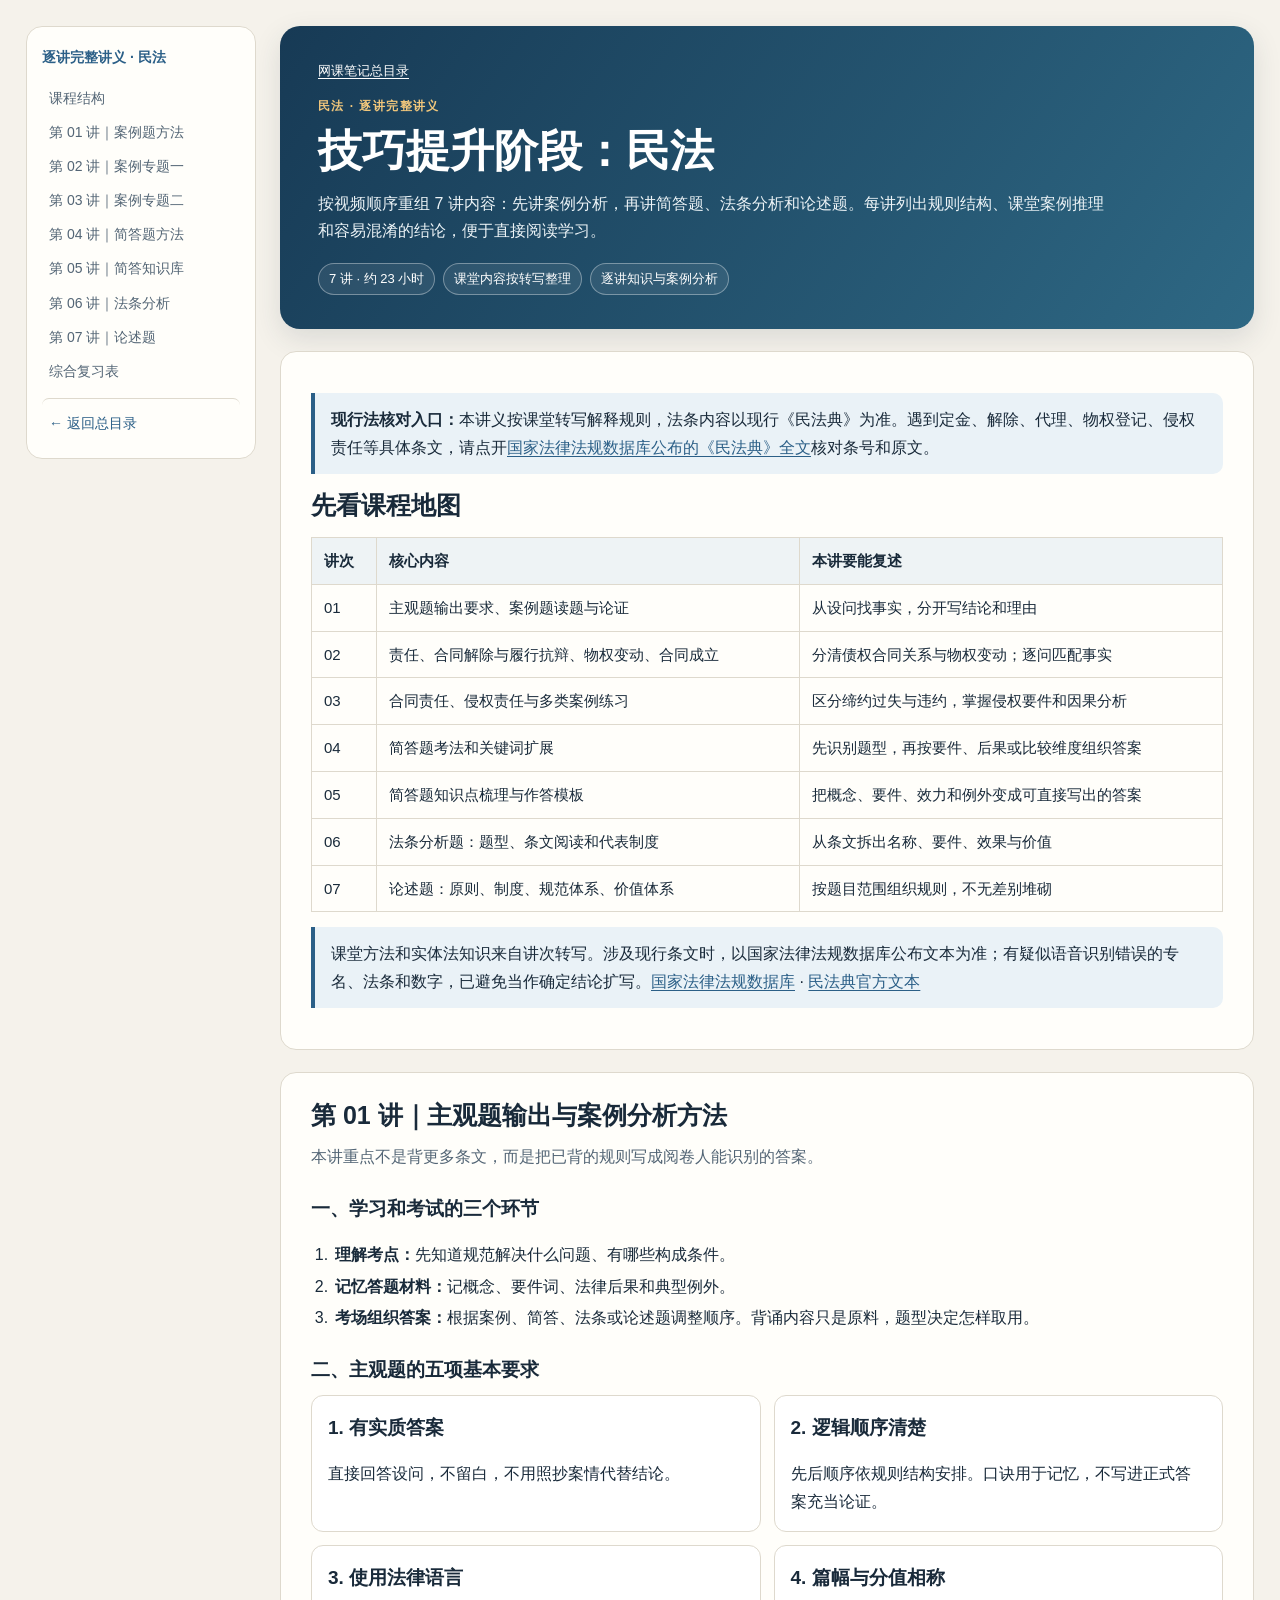
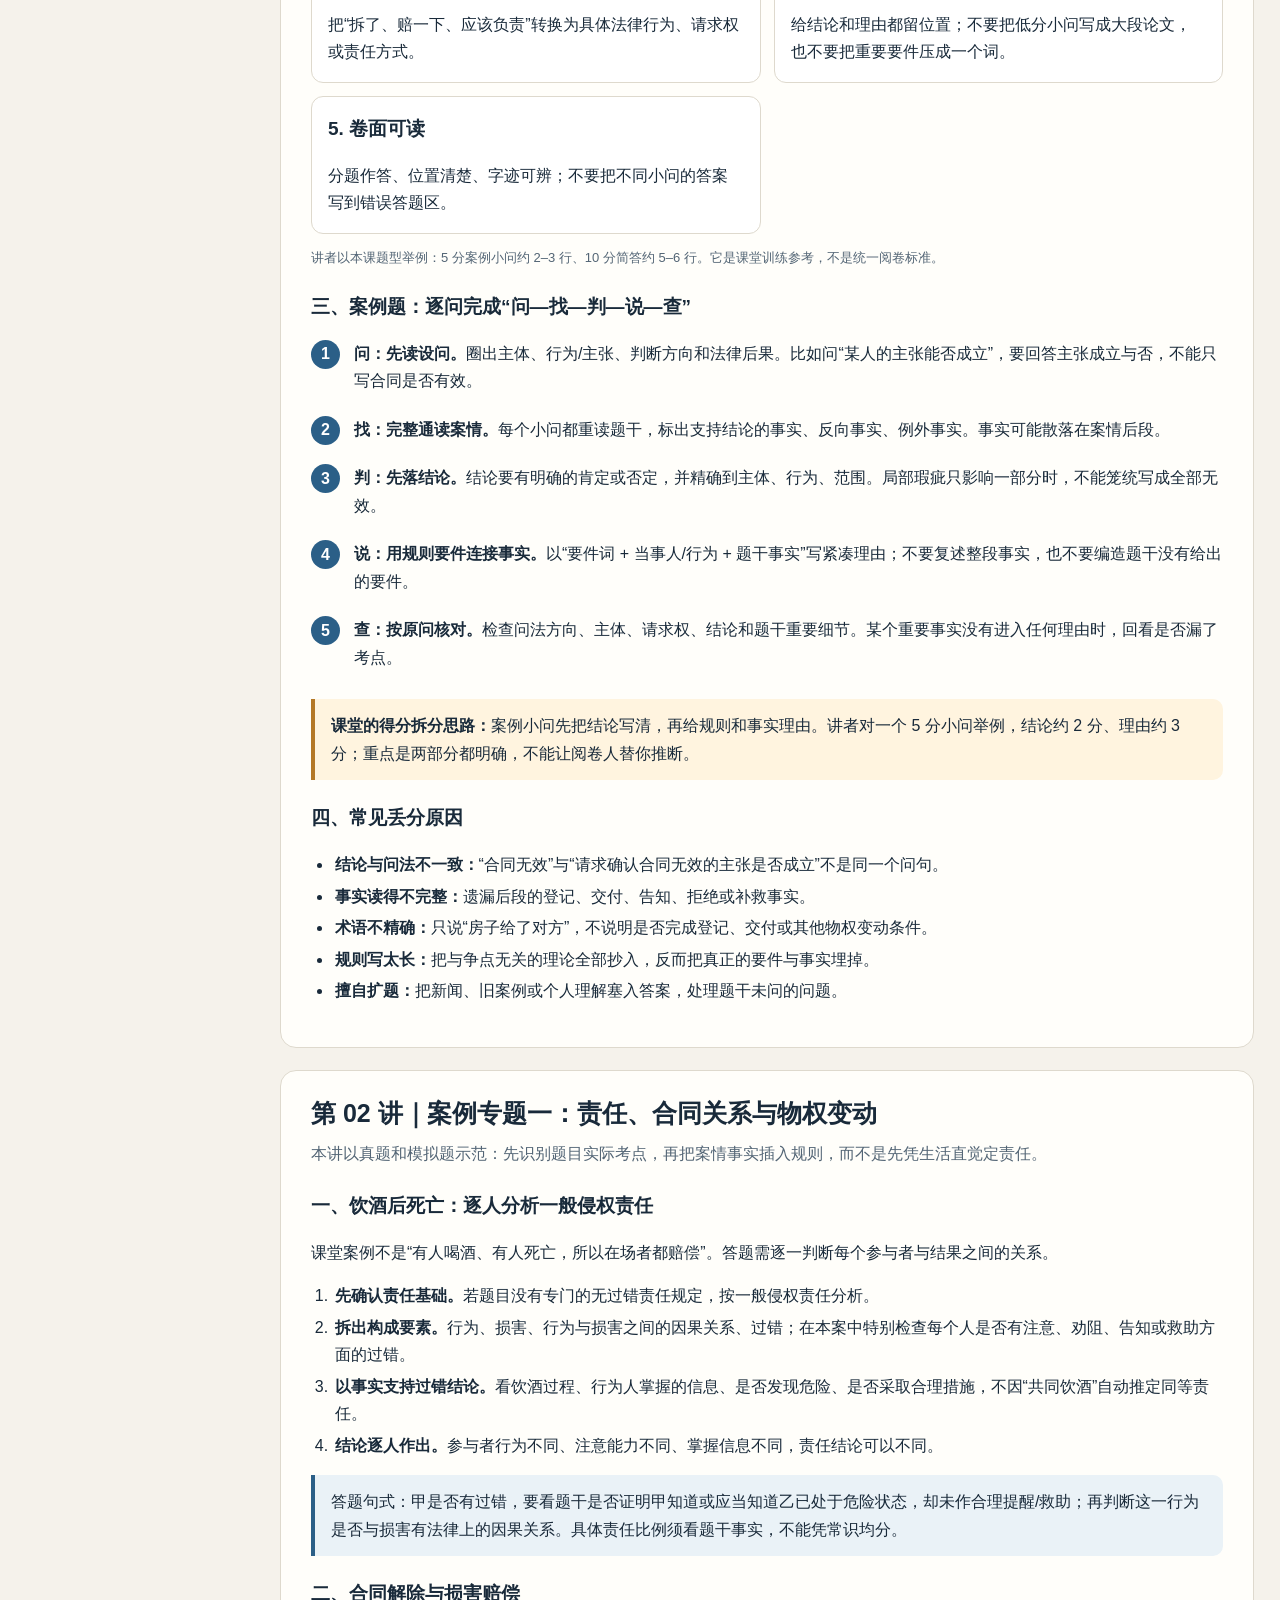
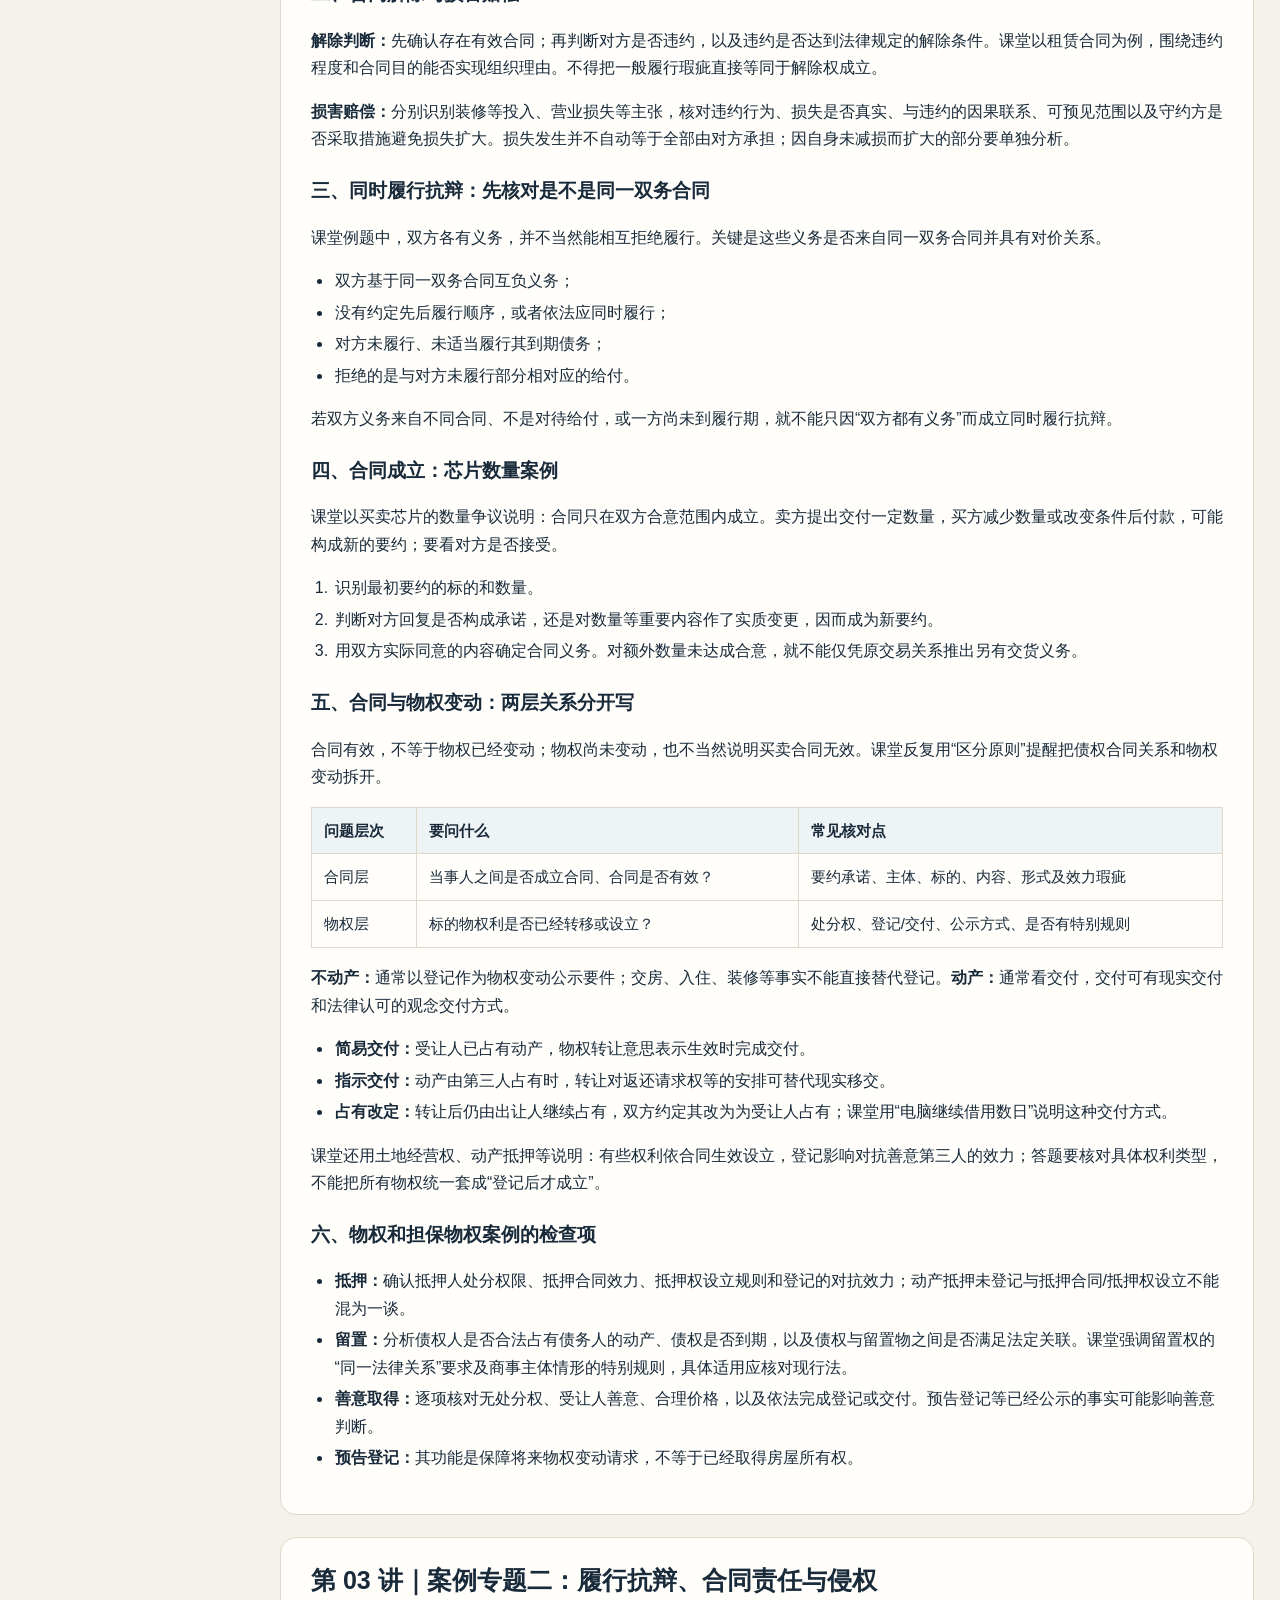
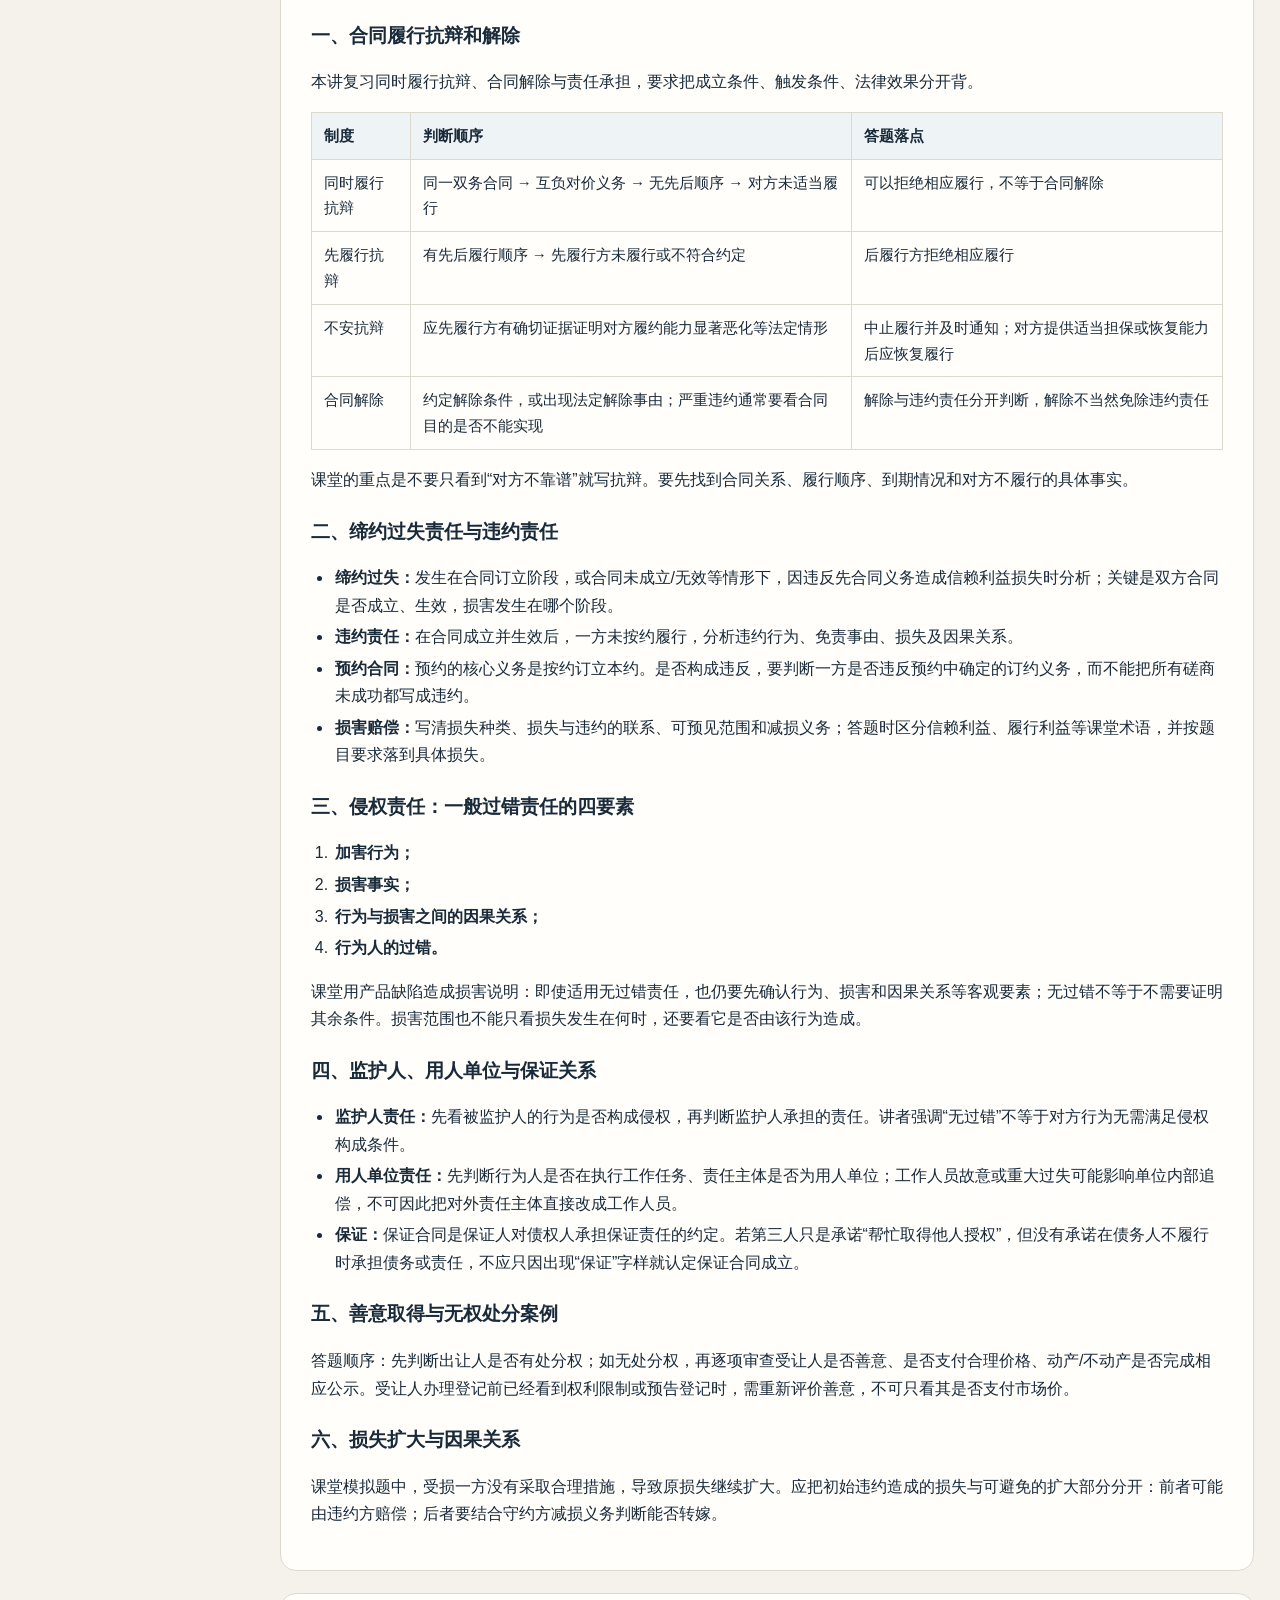
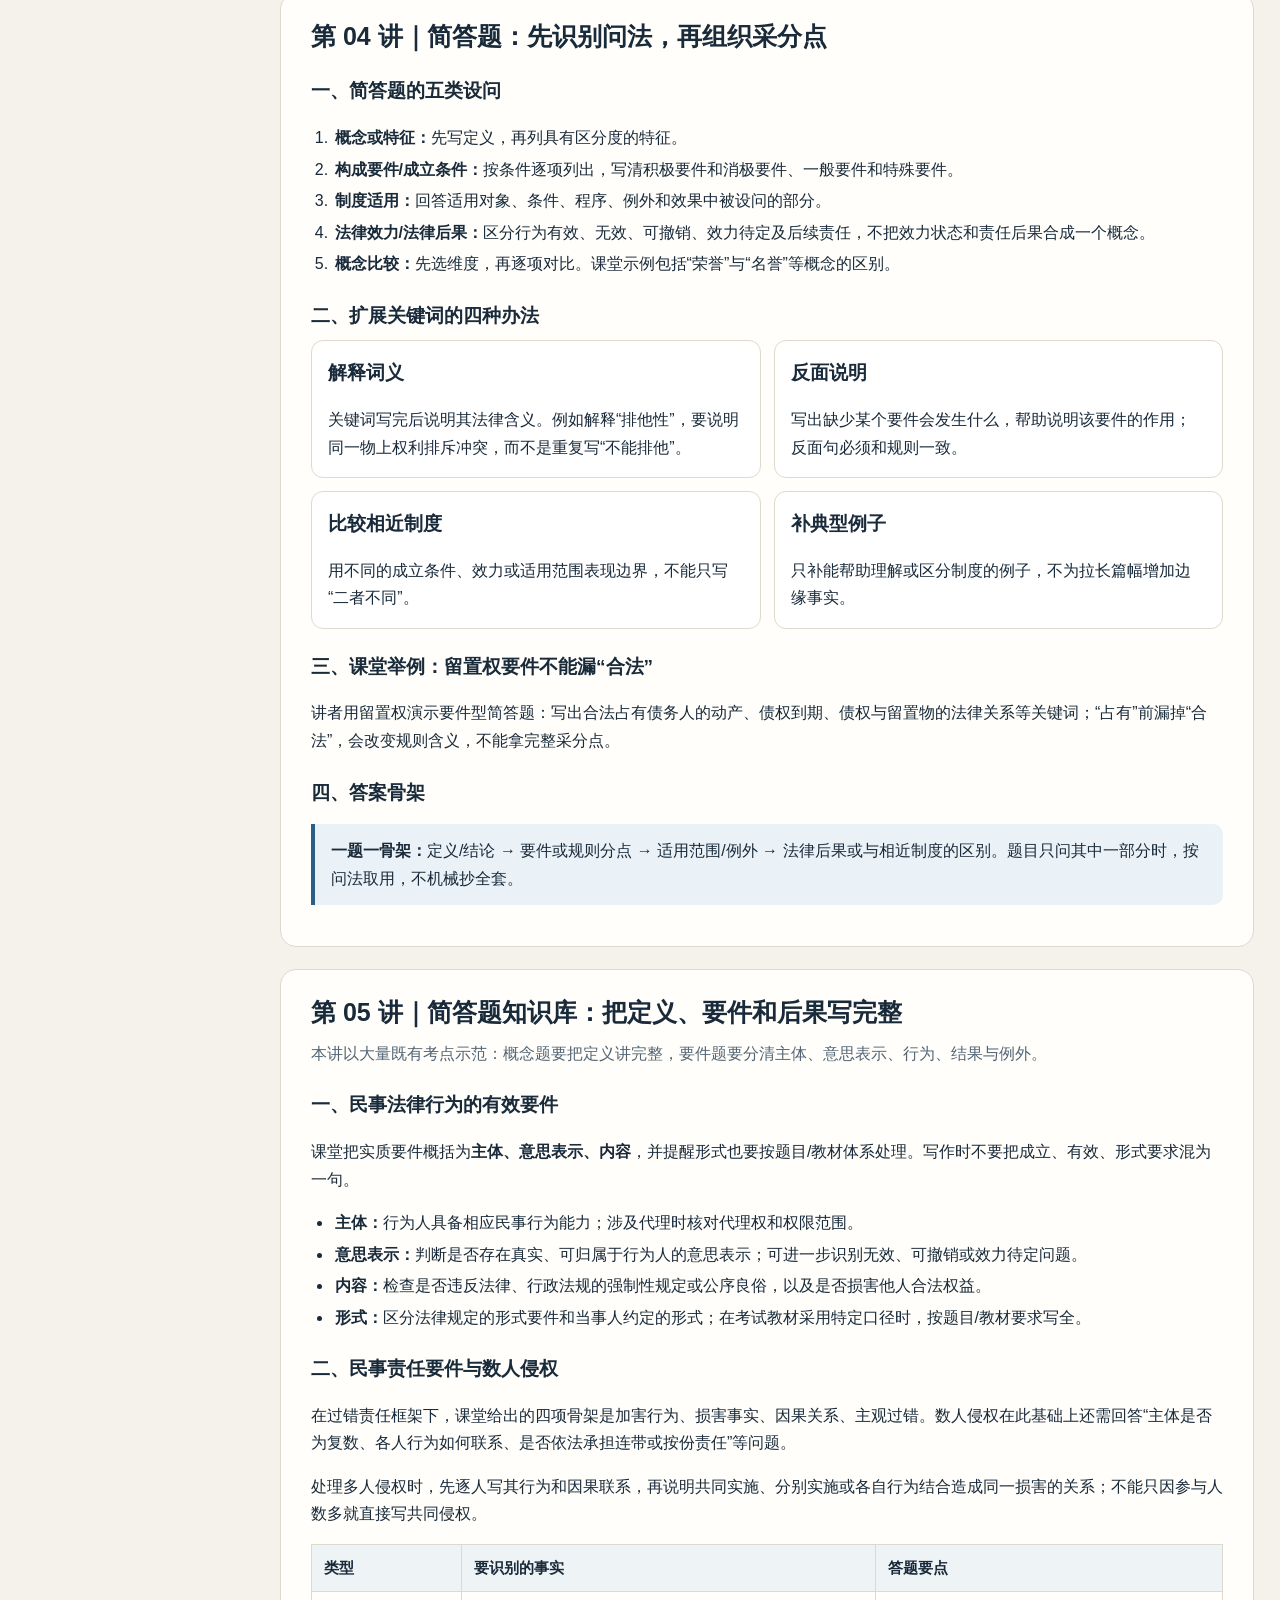
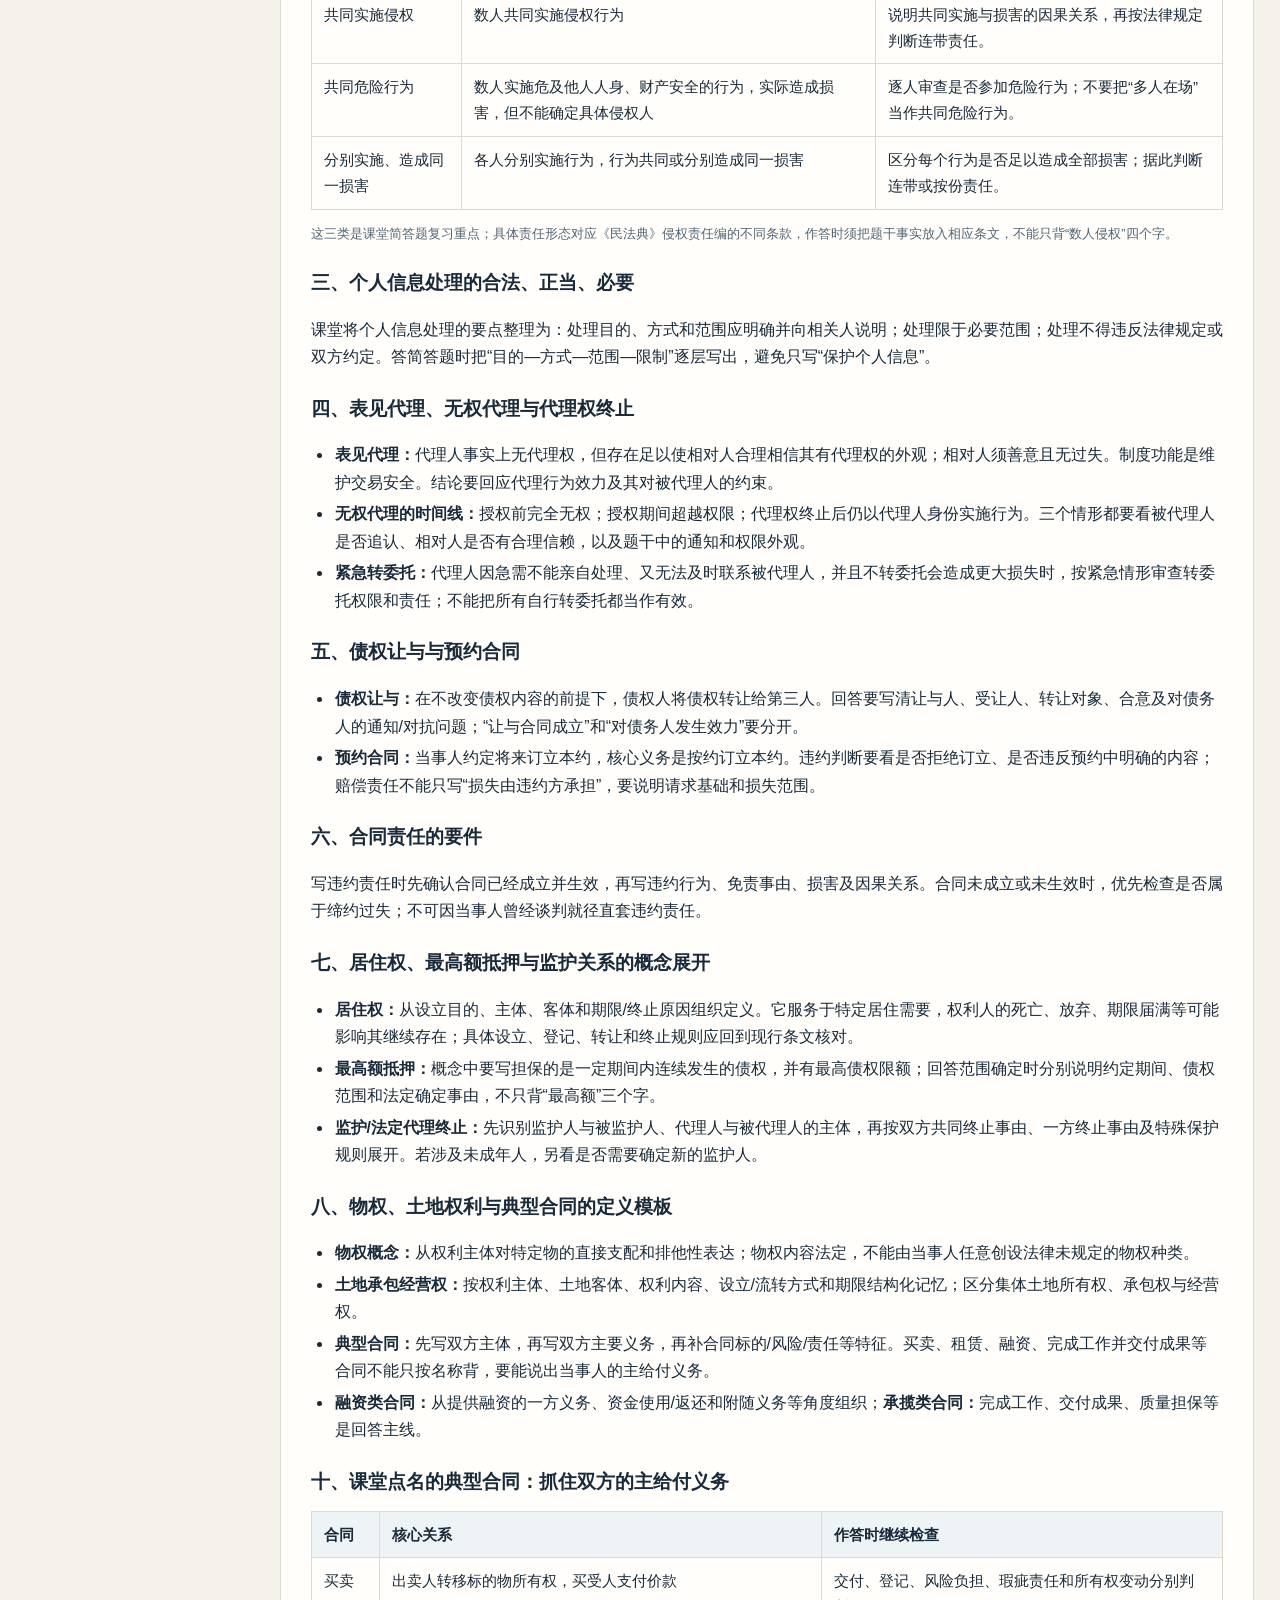
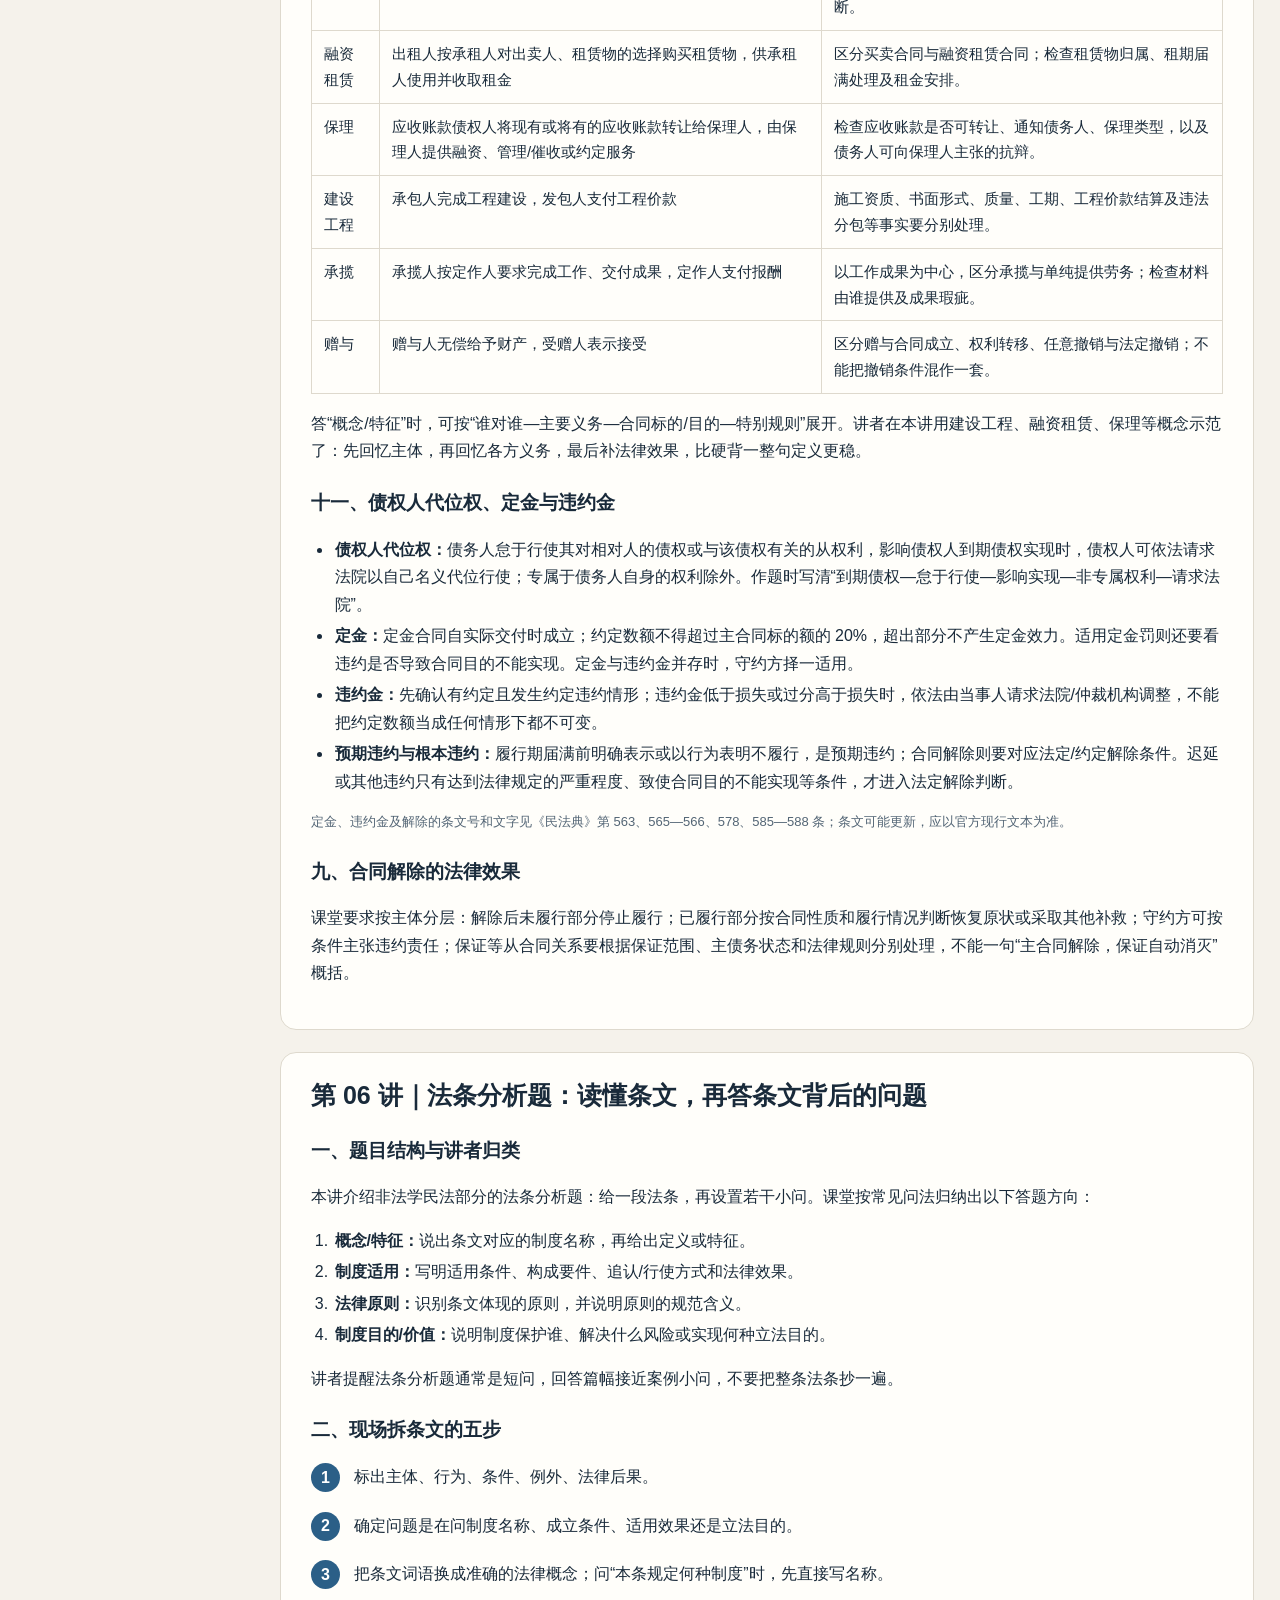
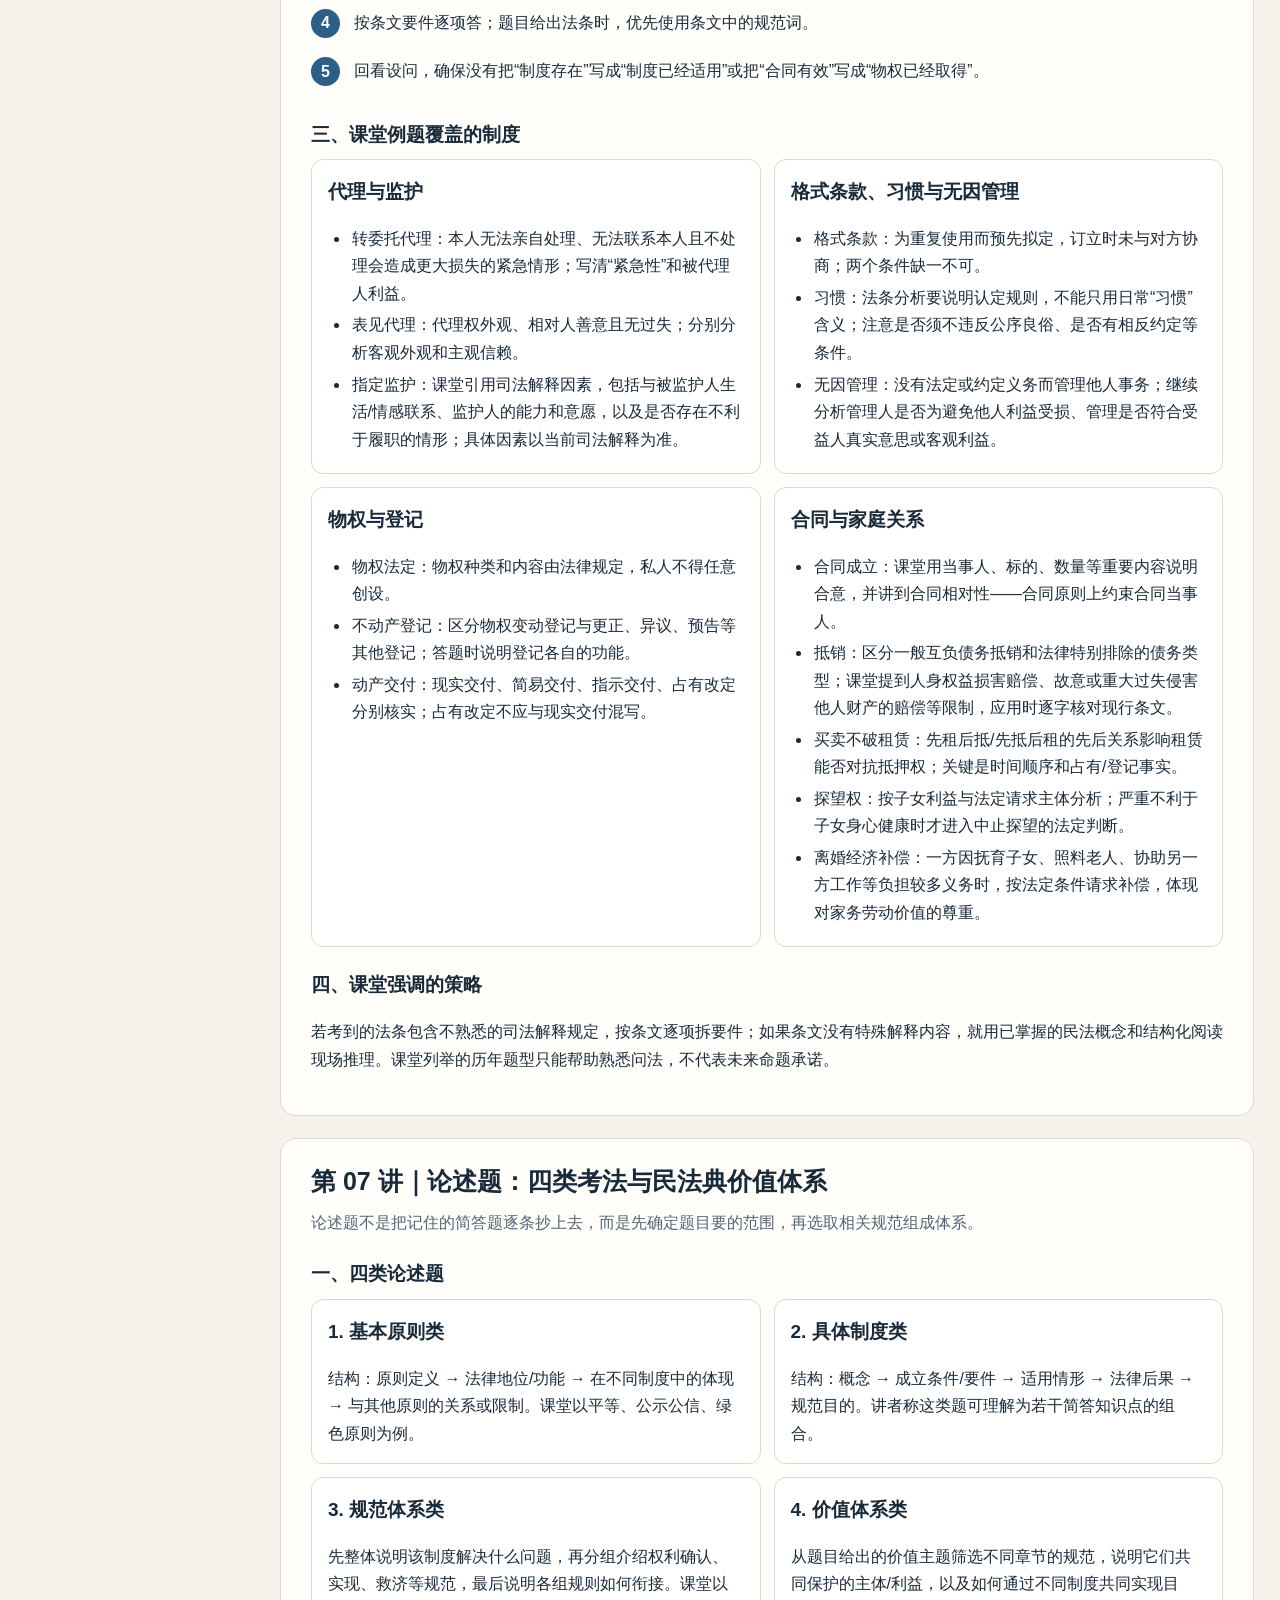
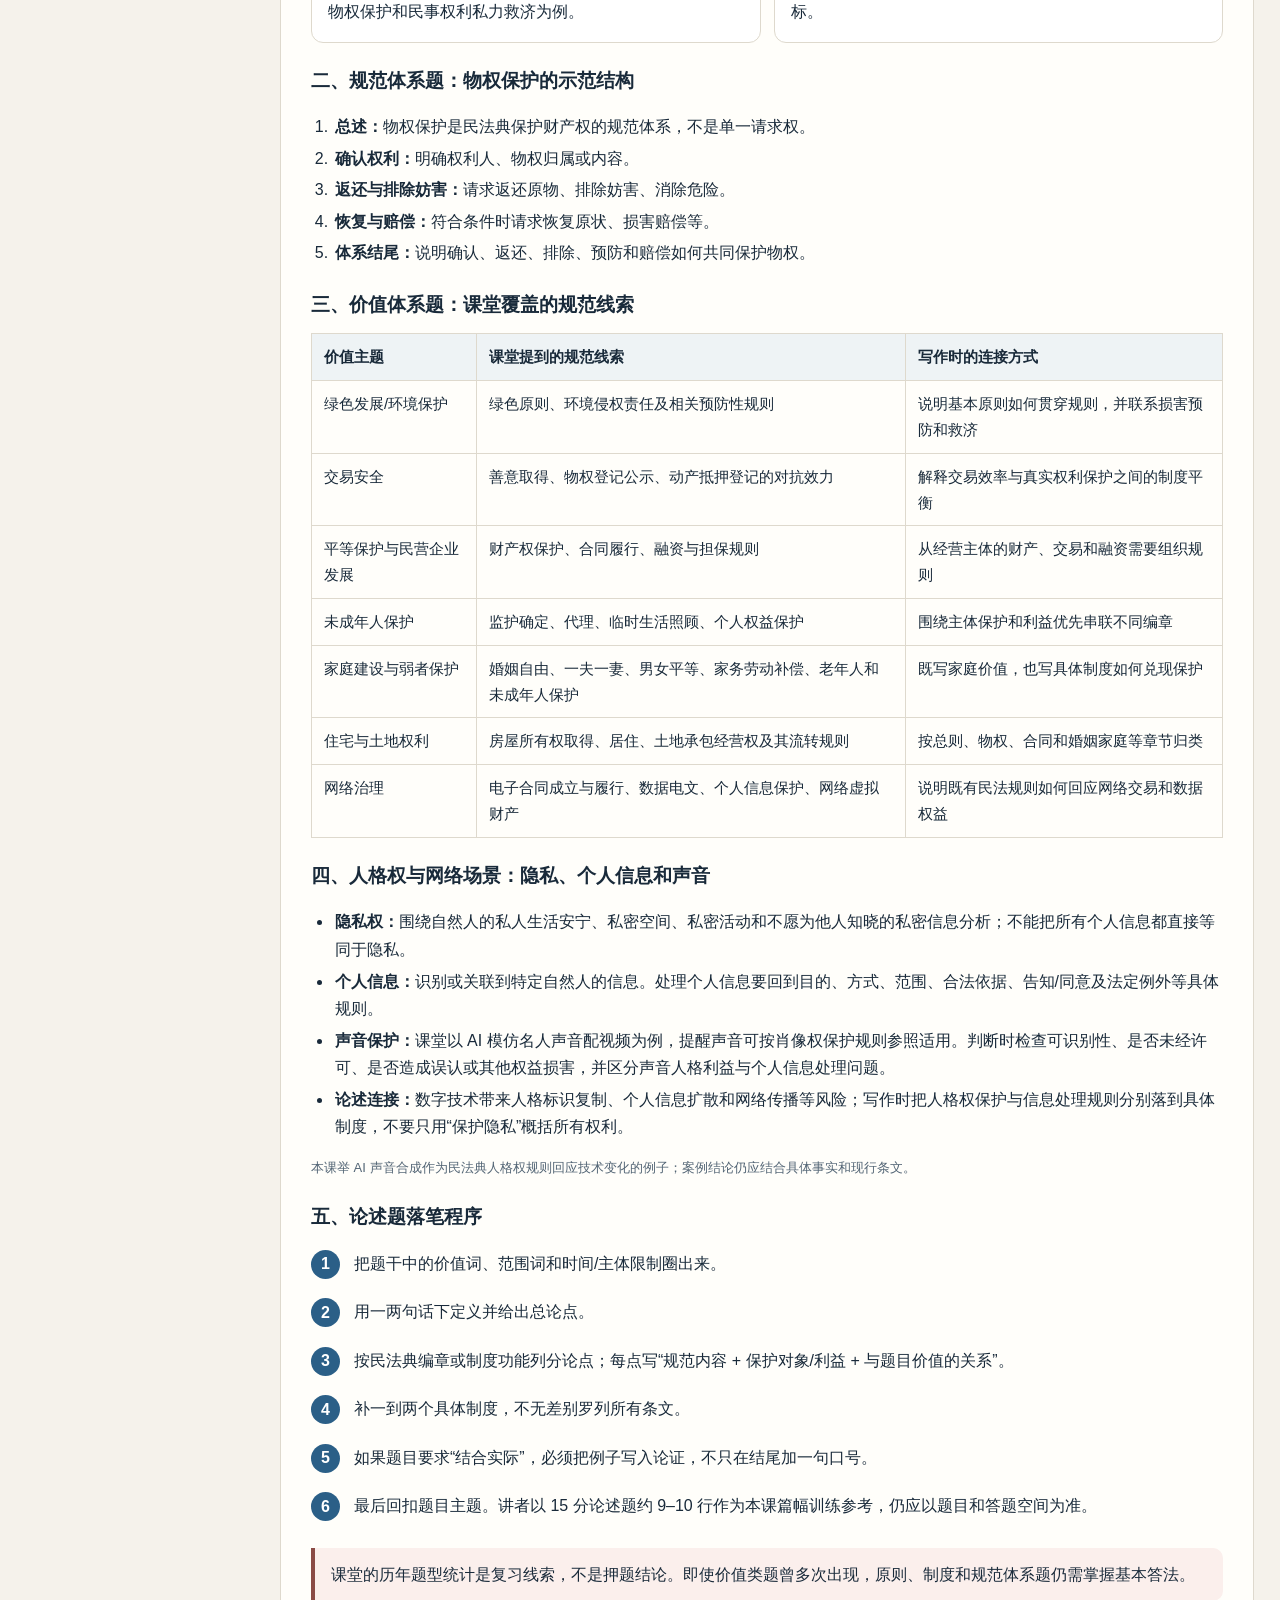
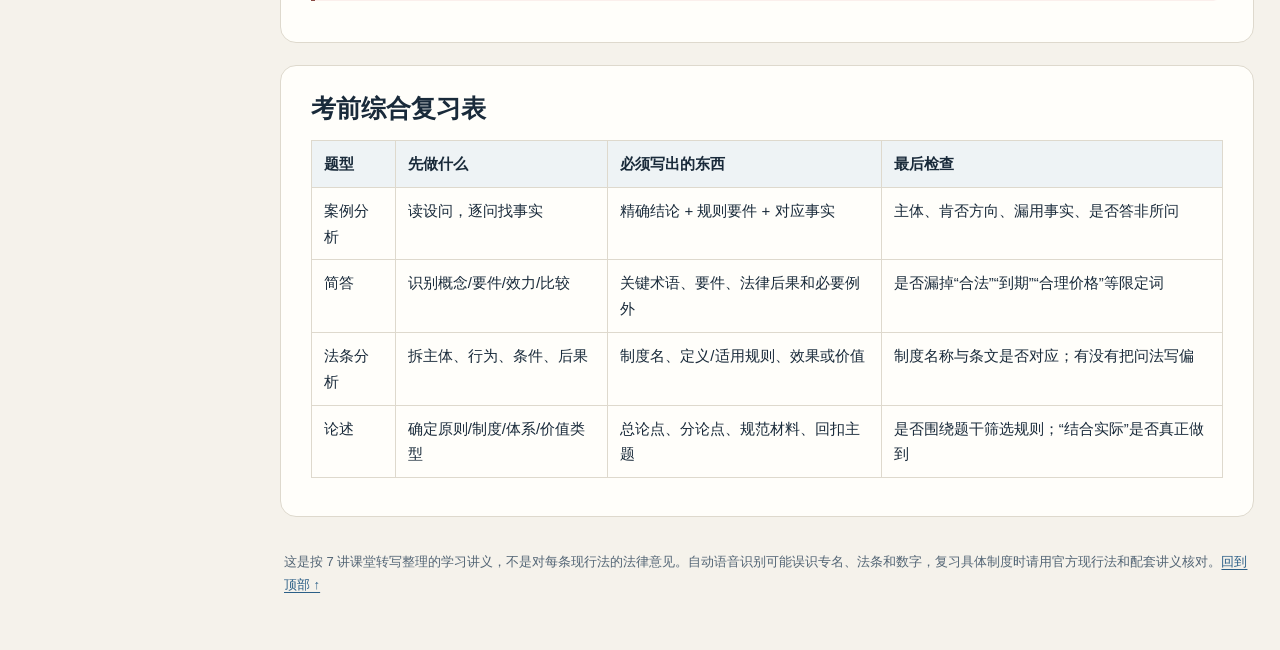
<file: 民法-逐讲完整讲义.html>
<!doctype html>
<html lang="zh-CN"><head><meta charset="utf-8"><meta name="viewport" content="width=device-width, initial-scale=1"><title>民法技巧提升阶段｜逐讲完整讲义</title><link rel="stylesheet" href="style.css"></head>
<body id="top"><div class="layout"><aside class="toc"><div class="brand">逐讲完整讲义 · 民法</div><a href="#overview">课程结构</a><a href="#l1">第 01 讲｜案例题方法</a><a href="#l2">第 02 讲｜案例专题一</a><a href="#l3">第 03 讲｜案例专题二</a><a href="#l4">第 04 讲｜简答题方法</a><a href="#l5">第 05 讲｜简答知识库</a><a href="#l6">第 06 讲｜法条分析</a><a href="#l7">第 07 讲｜论述题</a><a href="#review">综合复习表</a><a class="back" href="index.html">← 返回总目录</a></aside>
<main><header class="hero"><div class="topline"><a href="index.html">网课笔记总目录</a></div><div class="eyebrow">民法 · 逐讲完整讲义</div><h1>技巧提升阶段：民法</h1><p>按视频顺序重组 7 讲内容：先讲案例分析，再讲简答题、法条分析和论述题。每讲列出规则结构、课堂案例推理和容易混淆的结论，便于直接阅读学习。</p><div class="meta"><span class="pill">7 讲 · 约 23 小时</span><span class="pill">课堂内容按转写整理</span><span class="pill">逐讲知识与案例分析</span></div></header>
<section class="section" id="overview"><div class="callout blue"><b>现行法核对入口：</b>本讲义按课堂转写解释规则，法条内容以现行《民法典》为准。遇到定金、解除、代理、物权登记、侵权责任等具体条文，请点开<a href="https://wb.flk.npc.gov.cn/flfg/PDF/bd53dd912c1048f2aecbaa229238334b.pdf">国家法律法规数据库公布的《民法典》全文</a>核对条号和原文。</div><h2>先看课程地图</h2><table><thead><tr><th>讲次</th><th>核心内容</th><th>本讲要能复述</th></tr></thead><tbody><tr><td>01</td><td>主观题输出要求、案例题读题与论证</td><td>从设问找事实，分开写结论和理由</td></tr><tr><td>02</td><td>责任、合同解除与履行抗辩、物权变动、合同成立</td><td>分清债权合同关系与物权变动；逐问匹配事实</td></tr><tr><td>03</td><td>合同责任、侵权责任与多类案例练习</td><td>区分缔约过失与违约，掌握侵权要件和因果分析</td></tr><tr><td>04</td><td>简答题考法和关键词扩展</td><td>先识别题型，再按要件、后果或比较维度组织答案</td></tr><tr><td>05</td><td>简答题知识点梳理与作答模板</td><td>把概念、要件、效力和例外变成可直接写出的答案</td></tr><tr><td>06</td><td>法条分析题：题型、条文阅读和代表制度</td><td>从条文拆出名称、要件、效果与价值</td></tr><tr><td>07</td><td>论述题：原则、制度、规范体系、价值体系</td><td>按题目范围组织规则，不无差别堆砌</td></tr></tbody></table><div class="callout blue">课堂方法和实体法知识来自讲次转写。涉及现行条文时，以国家法律法规数据库公布文本为准；有疑似语音识别错误的专名、法条和数字，已避免当作确定结论扩写。<a href="https://flk.npc.gov.cn/">国家法律法规数据库</a> · <a href="https://wb.flk.npc.gov.cn/flfg/PDF/bd53dd912c1048f2aecbaa229238334b.pdf">民法典官方文本</a></div></section>

<section class="section" id="l1"><h2>第 01 讲｜主观题输出与案例分析方法</h2><p class="lede">本讲重点不是背更多条文，而是把已背的规则写成阅卷人能识别的答案。</p><h3>一、学习和考试的三个环节</h3><ol><li><b>理解考点：</b>先知道规范解决什么问题、有哪些构成条件。</li><li><b>记忆答题材料：</b>记概念、要件词、法律后果和典型例外。</li><li><b>考场组织答案：</b>根据案例、简答、法条或论述题调整顺序。背诵内容只是原料，题型决定怎样取用。</li></ol><h3>二、主观题的五项基本要求</h3><div class="grid"><div class="card"><h3>1. 有实质答案</h3><p>直接回答设问，不留白，不用照抄案情代替结论。</p></div><div class="card"><h3>2. 逻辑顺序清楚</h3><p>先后顺序依规则结构安排。口诀用于记忆，不写进正式答案充当论证。</p></div><div class="card"><h3>3. 使用法律语言</h3><p>把“拆了、赔一下、应该负责”转换为具体法律行为、请求权或责任方式。</p></div><div class="card"><h3>4. 篇幅与分值相称</h3><p>给结论和理由都留位置；不要把低分小问写成大段论文，也不要把重要要件压成一个词。</p></div><div class="card"><h3>5. 卷面可读</h3><p>分题作答、位置清楚、字迹可辨；不要把不同小问的答案写到错误答题区。</p></div></div><p class="source-note">讲者以本课题型举例：5 分案例小问约 2–3 行、10 分简答约 5–6 行。它是课堂训练参考，不是统一阅卷标准。</p><h3>三、案例题：逐问完成“问—找—判—说—查”</h3><ol class="steps"><li><b>问：先读设问。</b>圈出主体、行为/主张、判断方向和法律后果。比如问“某人的主张能否成立”，要回答主张成立与否，不能只写合同是否有效。</li><li><b>找：完整通读案情。</b>每个小问都重读题干，标出支持结论的事实、反向事实、例外事实。事实可能散落在案情后段。</li><li><b>判：先落结论。</b>结论要有明确的肯定或否定，并精确到主体、行为、范围。局部瑕疵只影响一部分时，不能笼统写成全部无效。</li><li><b>说：用规则要件连接事实。</b>以“要件词 + 当事人/行为 + 题干事实”写紧凑理由；不要复述整段事实，也不要编造题干没有给出的要件。</li><li><b>查：按原问核对。</b>检查问法方向、主体、请求权、结论和题干重要细节。某个重要事实没有进入任何理由时，回看是否漏了考点。</li></ol><div class="callout"><b>课堂的得分拆分思路：</b>案例小问先把结论写清，再给规则和事实理由。讲者对一个 5 分小问举例，结论约 2 分、理由约 3 分；重点是两部分都明确，不能让阅卷人替你推断。</div><h3>四、常见丢分原因</h3><ul><li><b>结论与问法不一致：</b>“合同无效”与“请求确认合同无效的主张是否成立”不是同一个问句。</li><li><b>事实读得不完整：</b>遗漏后段的登记、交付、告知、拒绝或补救事实。</li><li><b>术语不精确：</b>只说“房子给了对方”，不说明是否完成登记、交付或其他物权变动条件。</li><li><b>规则写太长：</b>把与争点无关的理论全部抄入，反而把真正的要件与事实埋掉。</li><li><b>擅自扩题：</b>把新闻、旧案例或个人理解塞入答案，处理题干未问的问题。</li></ul></section>

<section class="section" id="l2"><h2>第 02 讲｜案例专题一：责任、合同关系与物权变动</h2><p class="lede">本讲以真题和模拟题示范：先识别题目实际考点，再把案情事实插入规则，而不是先凭生活直觉定责任。</p><h3>一、饮酒后死亡：逐人分析一般侵权责任</h3><p>课堂案例不是“有人喝酒、有人死亡，所以在场者都赔偿”。答题需逐一判断每个参与者与结果之间的关系。</p><ol><li><b>先确认责任基础。</b>若题目没有专门的无过错责任规定，按一般侵权责任分析。</li><li><b>拆出构成要素。</b>行为、损害、行为与损害之间的因果关系、过错；在本案中特别检查每个人是否有注意、劝阻、告知或救助方面的过错。</li><li><b>以事实支持过错结论。</b>看饮酒过程、行为人掌握的信息、是否发现危险、是否采取合理措施，不因“共同饮酒”自动推定同等责任。</li><li><b>结论逐人作出。</b>参与者行为不同、注意能力不同、掌握信息不同，责任结论可以不同。</li></ol><div class="callout blue">答题句式：甲是否有过错，要看题干是否证明甲知道或应当知道乙已处于危险状态，却未作合理提醒/救助；再判断这一行为是否与损害有法律上的因果关系。具体责任比例须看题干事实，不能凭常识均分。</div><h3>二、合同解除与损害赔偿</h3><p><b>解除判断：</b>先确认存在有效合同；再判断对方是否违约，以及违约是否达到法律规定的解除条件。课堂以租赁合同为例，围绕违约程度和合同目的能否实现组织理由。不得把一般履行瑕疵直接等同于解除权成立。</p><p><b>损害赔偿：</b>分别识别装修等投入、营业损失等主张，核对违约行为、损失是否真实、与违约的因果联系、可预见范围以及守约方是否采取措施避免损失扩大。损失发生并不自动等于全部由对方承担；因自身未减损而扩大的部分要单独分析。</p><h3>三、同时履行抗辩：先核对是不是同一双务合同</h3><p>课堂例题中，双方各有义务，并不当然能相互拒绝履行。关键是这些义务是否来自同一双务合同并具有对价关系。</p><ul><li>双方基于同一双务合同互负义务；</li><li>没有约定先后履行顺序，或者依法应同时履行；</li><li>对方未履行、未适当履行其到期债务；</li><li>拒绝的是与对方未履行部分相对应的给付。</li></ul><p>若双方义务来自不同合同、不是对待给付，或一方尚未到履行期，就不能只因“双方都有义务”而成立同时履行抗辩。</p><h3>四、合同成立：芯片数量案例</h3><p>课堂以买卖芯片的数量争议说明：合同只在双方合意范围内成立。卖方提出交付一定数量，买方减少数量或改变条件后付款，可能构成新的要约；要看对方是否接受。</p><ol><li>识别最初要约的标的和数量。</li><li>判断对方回复是否构成承诺，还是对数量等重要内容作了实质变更，因而成为新要约。</li><li>用双方实际同意的内容确定合同义务。对额外数量未达成合意，就不能仅凭原交易关系推出另有交货义务。</li></ol><h3>五、合同与物权变动：两层关系分开写</h3><p>合同有效，不等于物权已经变动；物权尚未变动，也不当然说明买卖合同无效。课堂反复用“区分原则”提醒把债权合同关系和物权变动拆开。</p><table><thead><tr><th>问题层次</th><th>要问什么</th><th>常见核对点</th></tr></thead><tbody><tr><td>合同层</td><td>当事人之间是否成立合同、合同是否有效？</td><td>要约承诺、主体、标的、内容、形式及效力瑕疵</td></tr><tr><td>物权层</td><td>标的物权利是否已经转移或设立？</td><td>处分权、登记/交付、公示方式、是否有特别规则</td></tr></tbody></table><p><b>不动产：</b>通常以登记作为物权变动公示要件；交房、入住、装修等事实不能直接替代登记。<b>动产：</b>通常看交付，交付可有现实交付和法律认可的观念交付方式。</p><ul><li><b>简易交付：</b>受让人已占有动产，物权转让意思表示生效时完成交付。</li><li><b>指示交付：</b>动产由第三人占有时，转让对返还请求权等的安排可替代现实移交。</li><li><b>占有改定：</b>转让后仍由出让人继续占有，双方约定其改为为受让人占有；课堂用“电脑继续借用数日”说明这种交付方式。</li></ul><p>课堂还用土地经营权、动产抵押等说明：有些权利依合同生效设立，登记影响对抗善意第三人的效力；答题要核对具体权利类型，不能把所有物权统一套成“登记后才成立”。</p><h3>六、物权和担保物权案例的检查项</h3><ul><li><b>抵押：</b>确认抵押人处分权限、抵押合同效力、抵押权设立规则和登记的对抗效力；动产抵押未登记与抵押合同/抵押权设立不能混为一谈。</li><li><b>留置：</b>分析债权人是否合法占有债务人的动产、债权是否到期，以及债权与留置物之间是否满足法定关联。课堂强调留置权的“同一法律关系”要求及商事主体情形的特别规则，具体适用应核对现行法。</li><li><b>善意取得：</b>逐项核对无处分权、受让人善意、合理价格，以及依法完成登记或交付。预告登记等已经公示的事实可能影响善意判断。</li><li><b>预告登记：</b>其功能是保障将来物权变动请求，不等于已经取得房屋所有权。</li></ul></section>

<section class="section" id="l3"><h2>第 03 讲｜案例专题二：履行抗辩、合同责任与侵权</h2><h3>一、合同履行抗辩和解除</h3><p>本讲复习同时履行抗辩、合同解除与责任承担，要求把成立条件、触发条件、法律效果分开背。</p><table><thead><tr><th>制度</th><th>判断顺序</th><th>答题落点</th></tr></thead><tbody><tr><td>同时履行抗辩</td><td>同一双务合同 → 互负对价义务 → 无先后顺序 → 对方未适当履行</td><td>可以拒绝相应履行，不等于合同解除</td></tr><tr><td>先履行抗辩</td><td>有先后履行顺序 → 先履行方未履行或不符合约定</td><td>后履行方拒绝相应履行</td></tr><tr><td>不安抗辩</td><td>应先履行方有确切证据证明对方履约能力显著恶化等法定情形</td><td>中止履行并及时通知；对方提供适当担保或恢复能力后应恢复履行</td></tr><tr><td>合同解除</td><td>约定解除条件，或出现法定解除事由；严重违约通常要看合同目的是否不能实现</td><td>解除与违约责任分开判断，解除不当然免除违约责任</td></tr></tbody></table><p>课堂的重点是不要只看到“对方不靠谱”就写抗辩。要先找到合同关系、履行顺序、到期情况和对方不履行的具体事实。</p><h3>二、缔约过失责任与违约责任</h3><ul><li><b>缔约过失：</b>发生在合同订立阶段，或合同未成立/无效等情形下，因违反先合同义务造成信赖利益损失时分析；关键是双方合同是否成立、生效，损害发生在哪个阶段。</li><li><b>违约责任：</b>在合同成立并生效后，一方未按约履行，分析违约行为、免责事由、损失及因果关系。</li><li><b>预约合同：</b>预约的核心义务是按约订立本约。是否构成违反，要判断一方是否违反预约中确定的订约义务，而不能把所有磋商未成功都写成违约。</li><li><b>损害赔偿：</b>写清损失种类、损失与违约的联系、可预见范围和减损义务；答题时区分信赖利益、履行利益等课堂术语，并按题目要求落到具体损失。</li></ul><h3>三、侵权责任：一般过错责任的四要素</h3><ol><li><b>加害行为；</b></li><li><b>损害事实；</b></li><li><b>行为与损害之间的因果关系；</b></li><li><b>行为人的过错。</b></li></ol><p>课堂用产品缺陷造成损害说明：即使适用无过错责任，也仍要先确认行为、损害和因果关系等客观要素；无过错不等于不需要证明其余条件。损害范围也不能只看损失发生在何时，还要看它是否由该行为造成。</p><h3>四、监护人、用人单位与保证关系</h3><ul><li><b>监护人责任：</b>先看被监护人的行为是否构成侵权，再判断监护人承担的责任。讲者强调“无过错”不等于对方行为无需满足侵权构成条件。</li><li><b>用人单位责任：</b>先判断行为人是否在执行工作任务、责任主体是否为用人单位；工作人员故意或重大过失可能影响单位内部追偿，不可因此把对外责任主体直接改成工作人员。</li><li><b>保证：</b>保证合同是保证人对债权人承担保证责任的约定。若第三人只是承诺“帮忙取得他人授权”，但没有承诺在债务人不履行时承担债务或责任，不应只因出现“保证”字样就认定保证合同成立。</li></ul><h3>五、善意取得与无权处分案例</h3><p>答题顺序：先判断出让人是否有处分权；如无处分权，再逐项审查受让人是否善意、是否支付合理价格、动产/不动产是否完成相应公示。受让人办理登记前已经看到权利限制或预告登记时，需重新评价善意，不可只看其是否支付市场价。</p><h3>六、损失扩大与因果关系</h3><p>课堂模拟题中，受损一方没有采取合理措施，导致原损失继续扩大。应把初始违约造成的损失与可避免的扩大部分分开：前者可能由违约方赔偿；后者要结合守约方减损义务判断能否转嫁。</p></section>

<section class="section" id="l4"><h2>第 04 讲｜简答题：先识别问法，再组织采分点</h2><h3>一、简答题的五类设问</h3><ol><li><b>概念或特征：</b>先写定义，再列具有区分度的特征。</li><li><b>构成要件/成立条件：</b>按条件逐项列出，写清积极要件和消极要件、一般要件和特殊要件。</li><li><b>制度适用：</b>回答适用对象、条件、程序、例外和效果中被设问的部分。</li><li><b>法律效力/法律后果：</b>区分行为有效、无效、可撤销、效力待定及后续责任，不把效力状态和责任后果合成一个概念。</li><li><b>概念比较：</b>先选维度，再逐项对比。课堂示例包括“荣誉”与“名誉”等概念的区别。</li></ol><h3>二、扩展关键词的四种办法</h3><div class="grid"><div class="card"><h3>解释词义</h3><p>关键词写完后说明其法律含义。例如解释“排他性”，要说明同一物上权利排斥冲突，而不是重复写“不能排他”。</p></div><div class="card"><h3>反面说明</h3><p>写出缺少某个要件会发生什么，帮助说明该要件的作用；反面句必须和规则一致。</p></div><div class="card"><h3>比较相近制度</h3><p>用不同的成立条件、效力或适用范围表现边界，不能只写“二者不同”。</p></div><div class="card"><h3>补典型例子</h3><p>只补能帮助理解或区分制度的例子，不为拉长篇幅增加边缘事实。</p></div></div><h3>三、课堂举例：留置权要件不能漏“合法”</h3><p>讲者用留置权演示要件型简答题：写出合法占有债务人的动产、债权到期、债权与留置物的法律关系等关键词；“占有”前漏掉“合法”，会改变规则含义，不能拿完整采分点。</p><h3>四、答案骨架</h3><div class="callout blue"><b>一题一骨架：</b>定义/结论 → 要件或规则分点 → 适用范围/例外 → 法律后果或与相近制度的区别。题目只问其中一部分时，按问法取用，不机械抄全套。</div></section>

<section class="section" id="l5"><h2>第 05 讲｜简答题知识库：把定义、要件和后果写完整</h2><p class="lede">本讲以大量既有考点示范：概念题要把定义讲完整，要件题要分清主体、意思表示、行为、结果与例外。</p><h3>一、民事法律行为的有效要件</h3><p>课堂把实质要件概括为<b>主体、意思表示、内容</b>，并提醒形式也要按题目/教材体系处理。写作时不要把成立、有效、形式要求混为一句。</p><ul><li><b>主体：</b>行为人具备相应民事行为能力；涉及代理时核对代理权和权限范围。</li><li><b>意思表示：</b>判断是否存在真实、可归属于行为人的意思表示；可进一步识别无效、可撤销或效力待定问题。</li><li><b>内容：</b>检查是否违反法律、行政法规的强制性规定或公序良俗，以及是否损害他人合法权益。</li><li><b>形式：</b>区分法律规定的形式要件和当事人约定的形式；在考试教材采用特定口径时，按题目/教材要求写全。</li></ul><h3>二、民事责任要件与数人侵权</h3><p>在过错责任框架下，课堂给出的四项骨架是加害行为、损害事实、因果关系、主观过错。数人侵权在此基础上还需回答“主体是否为复数、各人行为如何联系、是否依法承担连带或按份责任”等问题。</p><p>处理多人侵权时，先逐人写其行为和因果联系，再说明共同实施、分别实施或各自行为结合造成同一损害的关系；不能只因参与人数多就直接写共同侵权。</p><table><thead><tr><th>类型</th><th>要识别的事实</th><th>答题要点</th></tr></thead><tbody><tr><td>共同实施侵权</td><td>数人共同实施侵权行为</td><td>说明共同实施与损害的因果关系，再按法律规定判断连带责任。</td></tr><tr><td>共同危险行为</td><td>数人实施危及他人人身、财产安全的行为，实际造成损害，但不能确定具体侵权人</td><td>逐人审查是否参加危险行为；不要把“多人在场”当作共同危险行为。</td></tr><tr><td>分别实施、造成同一损害</td><td>各人分别实施行为，行为共同或分别造成同一损害</td><td>区分每个行为是否足以造成全部损害；据此判断连带或按份责任。</td></tr></tbody></table><p class="source-note">这三类是课堂简答题复习重点；具体责任形态对应《民法典》侵权责任编的不同条款，作答时须把题干事实放入相应条文，不能只背“数人侵权”四个字。</p><h3>三、个人信息处理的合法、正当、必要</h3><p>课堂将个人信息处理的要点整理为：处理目的、方式和范围应明确并向相关人说明；处理限于必要范围；处理不得违反法律规定或双方约定。答简答题时把“目的—方式—范围—限制”逐层写出，避免只写“保护个人信息”。</p><h3>四、表见代理、无权代理与代理权终止</h3><ul><li><b>表见代理：</b>代理人事实上无代理权，但存在足以使相对人合理相信其有代理权的外观；相对人须善意且无过失。制度功能是维护交易安全。结论要回应代理行为效力及其对被代理人的约束。</li><li><b>无权代理的时间线：</b>授权前完全无权；授权期间超越权限；代理权终止后仍以代理人身份实施行为。三个情形都要看被代理人是否追认、相对人是否有合理信赖，以及题干中的通知和权限外观。</li><li><b>紧急转委托：</b>代理人因急需不能亲自处理、又无法及时联系被代理人，并且不转委托会造成更大损失时，按紧急情形审查转委托权限和责任；不能把所有自行转委托都当作有效。</li></ul><h3>五、债权让与与预约合同</h3><ul><li><b>债权让与：</b>在不改变债权内容的前提下，债权人将债权转让给第三人。回答要写清让与人、受让人、转让对象、合意及对债务人的通知/对抗问题；“让与合同成立”和“对债务人发生效力”要分开。</li><li><b>预约合同：</b>当事人约定将来订立本约，核心义务是按约订立本约。违约判断要看是否拒绝订立、是否违反预约中明确的内容；赔偿责任不能只写“损失由违约方承担”，要说明请求基础和损失范围。</li></ul><h3>六、合同责任的要件</h3><p>写违约责任时先确认合同已经成立并生效，再写违约行为、免责事由、损害及因果关系。合同未成立或未生效时，优先检查是否属于缔约过失；不可因当事人曾经谈判就径直套违约责任。</p><h3>七、居住权、最高额抵押与监护关系的概念展开</h3><ul><li><b>居住权：</b>从设立目的、主体、客体和期限/终止原因组织定义。它服务于特定居住需要，权利人的死亡、放弃、期限届满等可能影响其继续存在；具体设立、登记、转让和终止规则应回到现行条文核对。</li><li><b>最高额抵押：</b>概念中要写担保的是一定期间内连续发生的债权，并有最高债权限额；回答范围确定时分别说明约定期间、债权范围和法定确定事由，不只背“最高额”三个字。</li><li><b>监护/法定代理终止：</b>先识别监护人与被监护人、代理人与被代理人的主体，再按双方共同终止事由、一方终止事由及特殊保护规则展开。若涉及未成年人，另看是否需要确定新的监护人。</li></ul><h3>八、物权、土地权利与典型合同的定义模板</h3><ul><li><b>物权概念：</b>从权利主体对特定物的直接支配和排他性表达；物权内容法定，不能由当事人任意创设法律未规定的物权种类。</li><li><b>土地承包经营权：</b>按权利主体、土地客体、权利内容、设立/流转方式和期限结构化记忆；区分集体土地所有权、承包权与经营权。</li><li><b>典型合同：</b>先写双方主体，再写双方主要义务，再补合同标的/风险/责任等特征。买卖、租赁、融资、完成工作并交付成果等合同不能只按名称背，要能说出当事人的主给付义务。</li><li><b>融资类合同：</b>从提供融资的一方义务、资金使用/返还和附随义务等角度组织；<b>承揽类合同：</b>完成工作、交付成果、质量担保等是回答主线。</li></ul><h3>十、课堂点名的典型合同：抓住双方的主给付义务</h3><table><thead><tr><th>合同</th><th>核心关系</th><th>作答时继续检查</th></tr></thead><tbody><tr><td>买卖</td><td>出卖人转移标的物所有权，买受人支付价款</td><td>交付、登记、风险负担、瑕疵责任和所有权变动分别判断。</td></tr><tr><td>融资租赁</td><td>出租人按承租人对出卖人、租赁物的选择购买租赁物，供承租人使用并收取租金</td><td>区分买卖合同与融资租赁合同；检查租赁物归属、租期届满处理及租金安排。</td></tr><tr><td>保理</td><td>应收账款债权人将现有或将有的应收账款转让给保理人，由保理人提供融资、管理/催收或约定服务</td><td>检查应收账款是否可转让、通知债务人、保理类型，以及债务人可向保理人主张的抗辩。</td></tr><tr><td>建设工程</td><td>承包人完成工程建设，发包人支付工程价款</td><td>施工资质、书面形式、质量、工期、工程价款结算及违法分包等事实要分别处理。</td></tr><tr><td>承揽</td><td>承揽人按定作人要求完成工作、交付成果，定作人支付报酬</td><td>以工作成果为中心，区分承揽与单纯提供劳务；检查材料由谁提供及成果瑕疵。</td></tr><tr><td>赠与</td><td>赠与人无偿给予财产，受赠人表示接受</td><td>区分赠与合同成立、权利转移、任意撤销与法定撤销；不能把撤销条件混作一套。</td></tr></tbody></table><p>答“概念/特征”时，可按“谁对谁—主要义务—合同标的/目的—特别规则”展开。讲者在本讲用建设工程、融资租赁、保理等概念示范了：先回忆主体，再回忆各方义务，最后补法律效果，比硬背一整句定义更稳。</p><h3>十一、债权人代位权、定金与违约金</h3><ul><li><b>债权人代位权：</b>债务人怠于行使其对相对人的债权或与该债权有关的从权利，影响债权人到期债权实现时，债权人可依法请求法院以自己名义代位行使；专属于债务人自身的权利除外。作题时写清“到期债权—怠于行使—影响实现—非专属权利—请求法院”。</li><li><b>定金：</b>定金合同自实际交付时成立；约定数额不得超过主合同标的额的 20%，超出部分不产生定金效力。适用定金罚则还要看违约是否导致合同目的不能实现。定金与违约金并存时，守约方择一适用。</li><li><b>违约金：</b>先确认有约定且发生约定违约情形；违约金低于损失或过分高于损失时，依法由当事人请求法院/仲裁机构调整，不能把约定数额当成任何情形下都不可变。</li><li><b>预期违约与根本违约：</b>履行期届满前明确表示或以行为表明不履行，是预期违约；合同解除则要对应法定/约定解除条件。迟延或其他违约只有达到法律规定的严重程度、致使合同目的不能实现等条件，才进入法定解除判断。</li></ul><p class="source-note">定金、违约金及解除的条文号和文字见《民法典》第 563、565—566、578、585—588 条；条文可能更新，应以官方现行文本为准。</p><h3>九、合同解除的法律效果</h3><p>课堂要求按主体分层：解除后未履行部分停止履行；已履行部分按合同性质和履行情况判断恢复原状或采取其他补救；守约方可按条件主张违约责任；保证等从合同关系要根据保证范围、主债务状态和法律规则分别处理，不能一句“主合同解除，保证自动消灭”概括。</p></section>

<section class="section" id="l6"><h2>第 06 讲｜法条分析题：读懂条文，再答条文背后的问题</h2><h3>一、题目结构与讲者归类</h3><p>本讲介绍非法学民法部分的法条分析题：给一段法条，再设置若干小问。课堂按常见问法归纳出以下答题方向：</p><ol><li><b>概念/特征：</b>说出条文对应的制度名称，再给出定义或特征。</li><li><b>制度适用：</b>写明适用条件、构成要件、追认/行使方式和法律效果。</li><li><b>法律原则：</b>识别条文体现的原则，并说明原则的规范含义。</li><li><b>制度目的/价值：</b>说明制度保护谁、解决什么风险或实现何种立法目的。</li></ol><p>讲者提醒法条分析题通常是短问，回答篇幅接近案例小问，不要把整条法条抄一遍。</p><h3>二、现场拆条文的五步</h3><ol class="steps"><li>标出主体、行为、条件、例外、法律后果。</li><li>确定问题是在问制度名称、成立条件、适用效果还是立法目的。</li><li>把条文词语换成准确的法律概念；问“本条规定何种制度”时，先直接写名称。</li><li>按条文要件逐项答；题目给出法条时，优先使用条文中的规范词。</li><li>回看设问，确保没有把“制度存在”写成“制度已经适用”或把“合同有效”写成“物权已经取得”。</li></ol><h3>三、课堂例题覆盖的制度</h3><div class="grid"><div class="card"><h3>代理与监护</h3><ul><li>转委托代理：本人无法亲自处理、无法联系本人且不处理会造成更大损失的紧急情形；写清“紧急性”和被代理人利益。</li><li>表见代理：代理权外观、相对人善意且无过失；分别分析客观外观和主观信赖。</li><li>指定监护：课堂引用司法解释因素，包括与被监护人生活/情感联系、监护人的能力和意愿，以及是否存在不利于履职的情形；具体因素以当前司法解释为准。</li></ul></div><div class="card"><h3>格式条款、习惯与无因管理</h3><ul><li>格式条款：为重复使用而预先拟定，订立时未与对方协商；两个条件缺一不可。</li><li>习惯：法条分析要说明认定规则，不能只用日常“习惯”含义；注意是否须不违反公序良俗、是否有相反约定等条件。</li><li>无因管理：没有法定或约定义务而管理他人事务；继续分析管理人是否为避免他人利益受损、管理是否符合受益人真实意思或客观利益。</li></ul></div><div class="card"><h3>物权与登记</h3><ul><li>物权法定：物权种类和内容由法律规定，私人不得任意创设。</li><li>不动产登记：区分物权变动登记与更正、异议、预告等其他登记；答题时说明登记各自的功能。</li><li>动产交付：现实交付、简易交付、指示交付、占有改定分别核实；占有改定不应与现实交付混写。</li></ul></div><div class="card"><h3>合同与家庭关系</h3><ul><li>合同成立：课堂用当事人、标的、数量等重要内容说明合意，并讲到合同相对性——合同原则上约束合同当事人。</li><li>抵销：区分一般互负债务抵销和法律特别排除的债务类型；课堂提到人身权益损害赔偿、故意或重大过失侵害他人财产的赔偿等限制，应用时逐字核对现行条文。</li><li>买卖不破租赁：先租后抵/先抵后租的先后关系影响租赁能否对抗抵押权；关键是时间顺序和占有/登记事实。</li><li>探望权：按子女利益与法定请求主体分析；严重不利于子女身心健康时才进入中止探望的法定判断。</li><li>离婚经济补偿：一方因抚育子女、照料老人、协助另一方工作等负担较多义务时，按法定条件请求补偿，体现对家务劳动价值的尊重。</li></ul></div></div><h3>四、课堂强调的策略</h3><p>若考到的法条包含不熟悉的司法解释规定，按条文逐项拆要件；如果条文没有特殊解释内容，就用已掌握的民法概念和结构化阅读现场推理。课堂列举的历年题型只能帮助熟悉问法，不代表未来命题承诺。</p></section>

<section class="section" id="l7"><h2>第 07 讲｜论述题：四类考法与民法典价值体系</h2><p class="lede">论述题不是把记住的简答题逐条抄上去，而是先确定题目要的范围，再选取相关规范组成体系。</p><h3>一、四类论述题</h3><div class="grid"><div class="card"><h3>1. 基本原则类</h3><p>结构：原则定义 → 法律地位/功能 → 在不同制度中的体现 → 与其他原则的关系或限制。课堂以平等、公示公信、绿色原则为例。</p></div><div class="card"><h3>2. 具体制度类</h3><p>结构：概念 → 成立条件/要件 → 适用情形 → 法律后果 → 规范目的。讲者称这类题可理解为若干简答知识点的组合。</p></div><div class="card"><h3>3. 规范体系类</h3><p>先整体说明该制度解决什么问题，再分组介绍权利确认、实现、救济等规范，最后说明各组规则如何衔接。课堂以物权保护和民事权利私力救济为例。</p></div><div class="card"><h3>4. 价值体系类</h3><p>从题目给出的价值主题筛选不同章节的规范，说明它们共同保护的主体/利益，以及如何通过不同制度共同实现目标。</p></div></div><h3>二、规范体系题：物权保护的示范结构</h3><ol><li><b>总述：</b>物权保护是民法典保护财产权的规范体系，不是单一请求权。</li><li><b>确认权利：</b>明确权利人、物权归属或内容。</li><li><b>返还与排除妨害：</b>请求返还原物、排除妨害、消除危险。</li><li><b>恢复与赔偿：</b>符合条件时请求恢复原状、损害赔偿等。</li><li><b>体系结尾：</b>说明确认、返还、排除、预防和赔偿如何共同保护物权。</li></ol><h3>三、价值体系题：课堂覆盖的规范线索</h3><table><thead><tr><th>价值主题</th><th>课堂提到的规范线索</th><th>写作时的连接方式</th></tr></thead><tbody><tr><td>绿色发展/环境保护</td><td>绿色原则、环境侵权责任及相关预防性规则</td><td>说明基本原则如何贯穿规则，并联系损害预防和救济</td></tr><tr><td>交易安全</td><td>善意取得、物权登记公示、动产抵押登记的对抗效力</td><td>解释交易效率与真实权利保护之间的制度平衡</td></tr><tr><td>平等保护与民营企业发展</td><td>财产权保护、合同履行、融资与担保规则</td><td>从经营主体的财产、交易和融资需要组织规则</td></tr><tr><td>未成年人保护</td><td>监护确定、代理、临时生活照顾、个人权益保护</td><td>围绕主体保护和利益优先串联不同编章</td></tr><tr><td>家庭建设与弱者保护</td><td>婚姻自由、一夫一妻、男女平等、家务劳动补偿、老年人和未成年人保护</td><td>既写家庭价值，也写具体制度如何兑现保护</td></tr><tr><td>住宅与土地权利</td><td>房屋所有权取得、居住、土地承包经营权及其流转规则</td><td>按总则、物权、合同和婚姻家庭等章节归类</td></tr><tr><td>网络治理</td><td>电子合同成立与履行、数据电文、个人信息保护、网络虚拟财产</td><td>说明既有民法规则如何回应网络交易和数据权益</td></tr></tbody></table><h3>四、人格权与网络场景：隐私、个人信息和声音</h3><ul><li><b>隐私权：</b>围绕自然人的私人生活安宁、私密空间、私密活动和不愿为他人知晓的私密信息分析；不能把所有个人信息都直接等同于隐私。</li><li><b>个人信息：</b>识别或关联到特定自然人的信息。处理个人信息要回到目的、方式、范围、合法依据、告知/同意及法定例外等具体规则。</li><li><b>声音保护：</b>课堂以 AI 模仿名人声音配视频为例，提醒声音可按肖像权保护规则参照适用。判断时检查可识别性、是否未经许可、是否造成误认或其他权益损害，并区分声音人格利益与个人信息处理问题。</li><li><b>论述连接：</b>数字技术带来人格标识复制、个人信息扩散和网络传播等风险；写作时把人格权保护与信息处理规则分别落到具体制度，不要只用“保护隐私”概括所有权利。</li></ul><p class="source-note">本课举 AI 声音合成作为民法典人格权规则回应技术变化的例子；案例结论仍应结合具体事实和现行条文。</p><h3>五、论述题落笔程序</h3><ol class="steps"><li>把题干中的价值词、范围词和时间/主体限制圈出来。</li><li>用一两句话下定义并给出总论点。</li><li>按民法典编章或制度功能列分论点；每点写“规范内容 + 保护对象/利益 + 与题目价值的关系”。</li><li>补一到两个具体制度，不无差别罗列所有条文。</li><li>如果题目要求“结合实际”，必须把例子写入论证，不只在结尾加一句口号。</li><li>最后回扣题目主题。讲者以 15 分论述题约 9–10 行作为本课篇幅训练参考，仍应以题目和答题空间为准。</li></ol><div class="callout rose">课堂的历年题型统计是复习线索，不是押题结论。即使价值类题曾多次出现，原则、制度和规范体系题仍需掌握基本答法。</div></section>
<section class="section" id="review"><h2>考前综合复习表</h2><table><thead><tr><th>题型</th><th>先做什么</th><th>必须写出的东西</th><th>最后检查</th></tr></thead><tbody><tr><td>案例分析</td><td>读设问，逐问找事实</td><td>精确结论 + 规则要件 + 对应事实</td><td>主体、肯否方向、漏用事实、是否答非所问</td></tr><tr><td>简答</td><td>识别概念/要件/效力/比较</td><td>关键术语、要件、法律后果和必要例外</td><td>是否漏掉“合法”“到期”“合理价格”等限定词</td></tr><tr><td>法条分析</td><td>拆主体、行为、条件、后果</td><td>制度名、定义/适用规则、效果或价值</td><td>制度名称与条文是否对应；有没有把问法写偏</td></tr><tr><td>论述</td><td>确定原则/制度/体系/价值类型</td><td>总论点、分论点、规范材料、回扣主题</td><td>是否围绕题干筛选规则；“结合实际”是否真正做到</td></tr></tbody></table></section>
<footer class="footer">这是按 7 讲课堂转写整理的学习讲义，不是对每条现行法的法律意见。自动语音识别可能误识专名、法条和数字，复习具体制度时请用官方现行法和配套讲义核对。<a href="#top">回到顶部 ↑</a></footer>
</main></div></body></html>
</file>
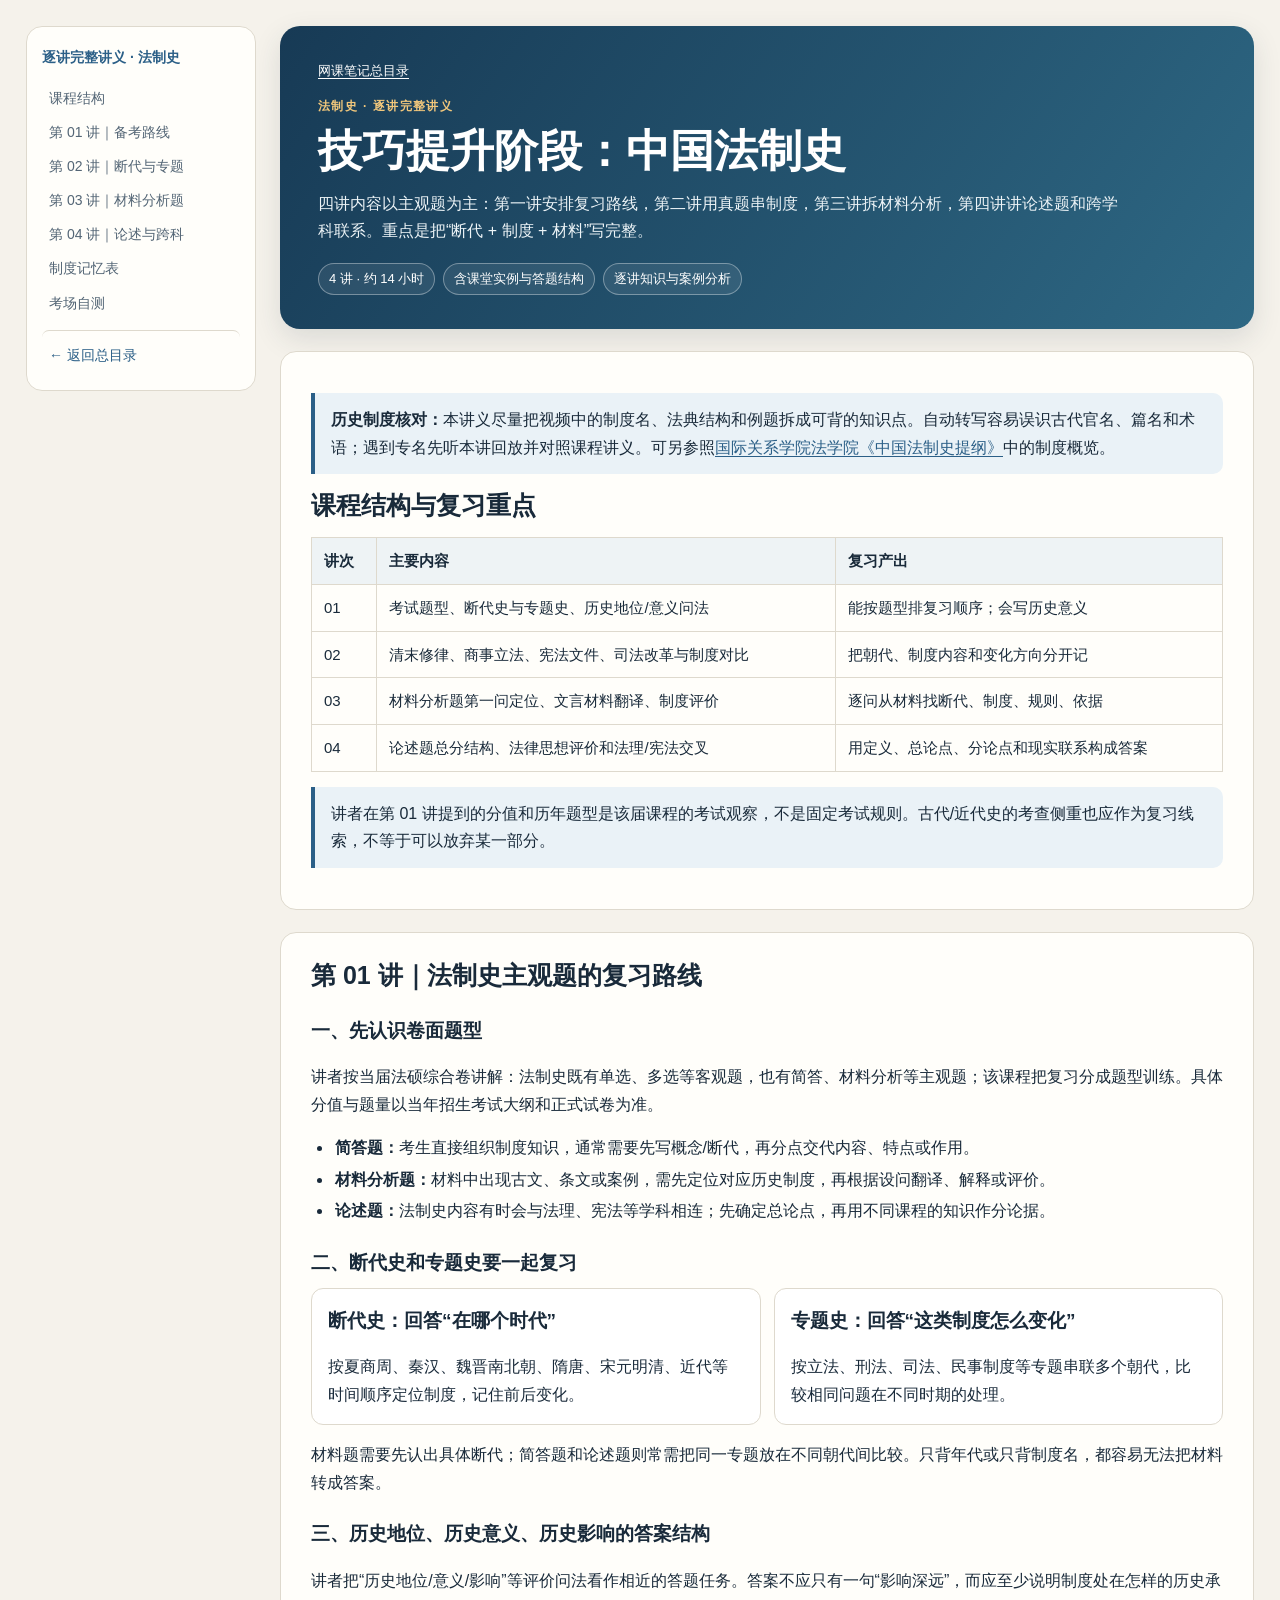
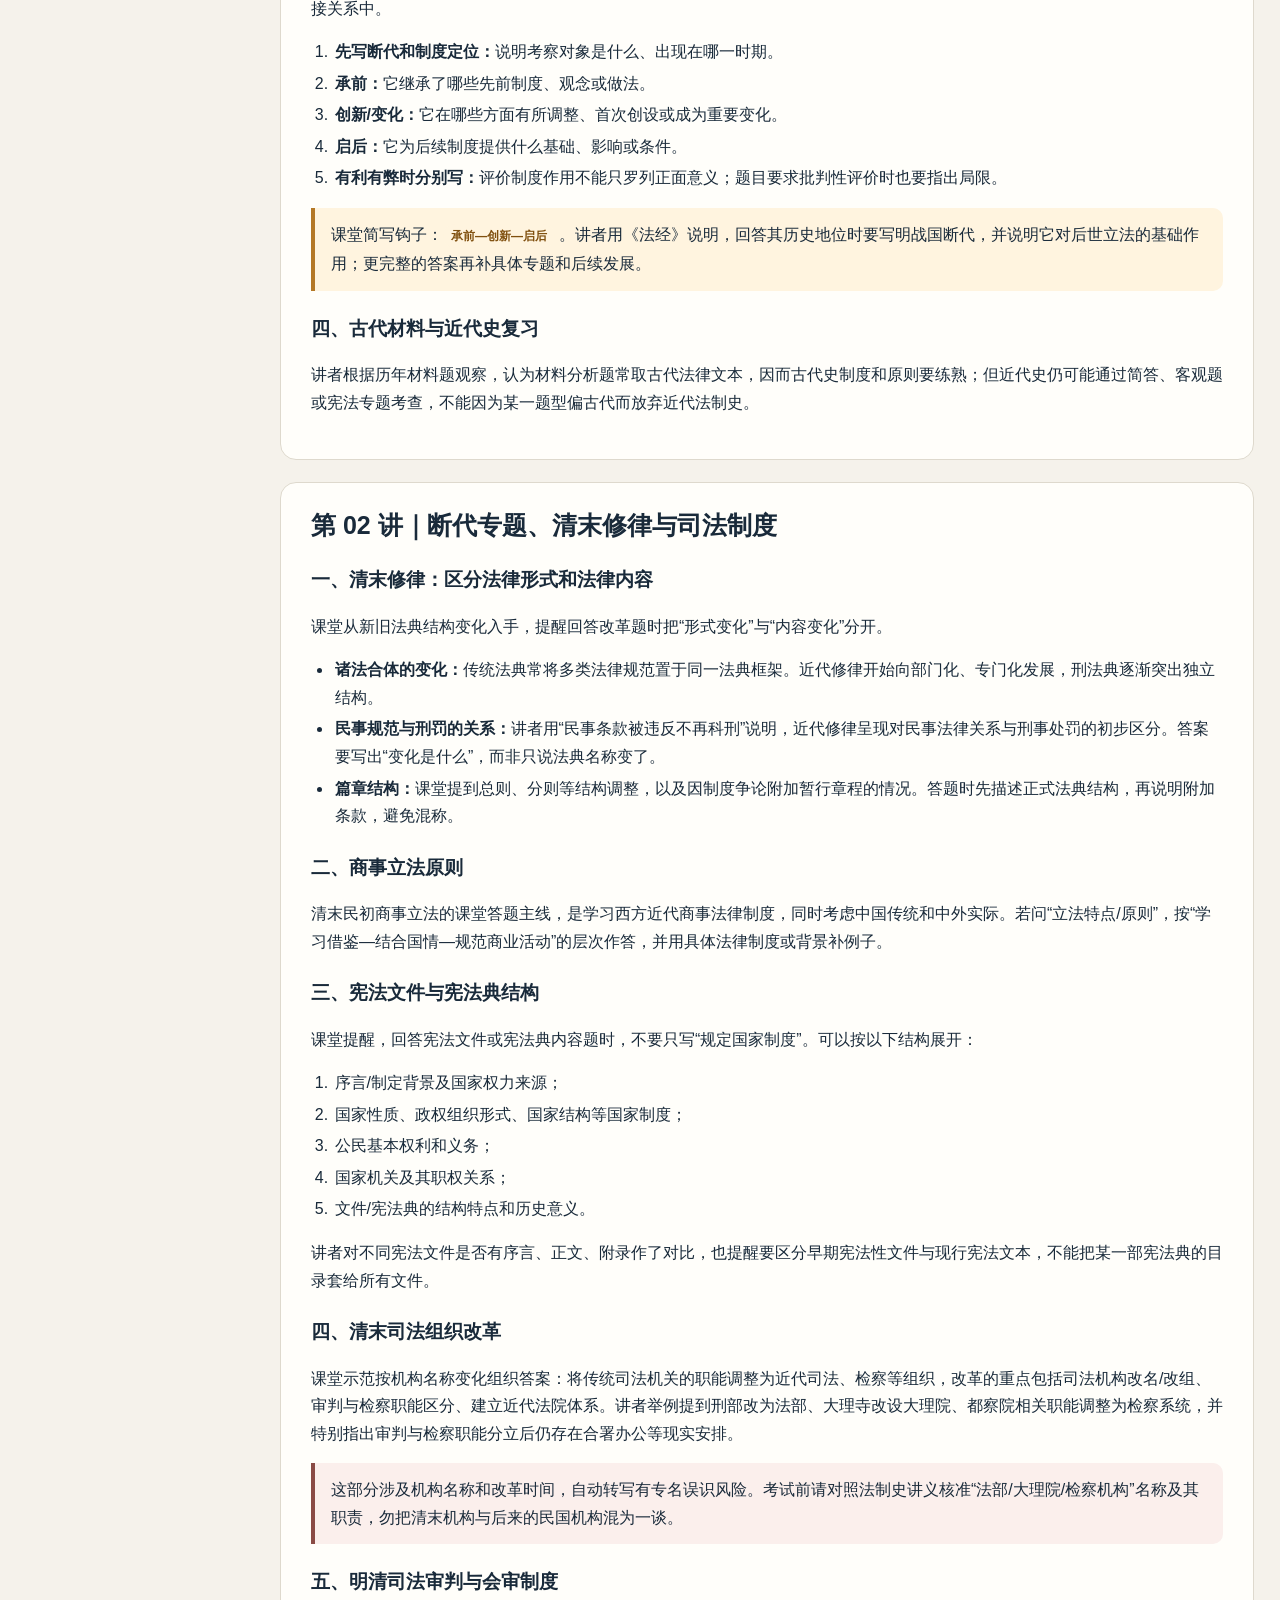
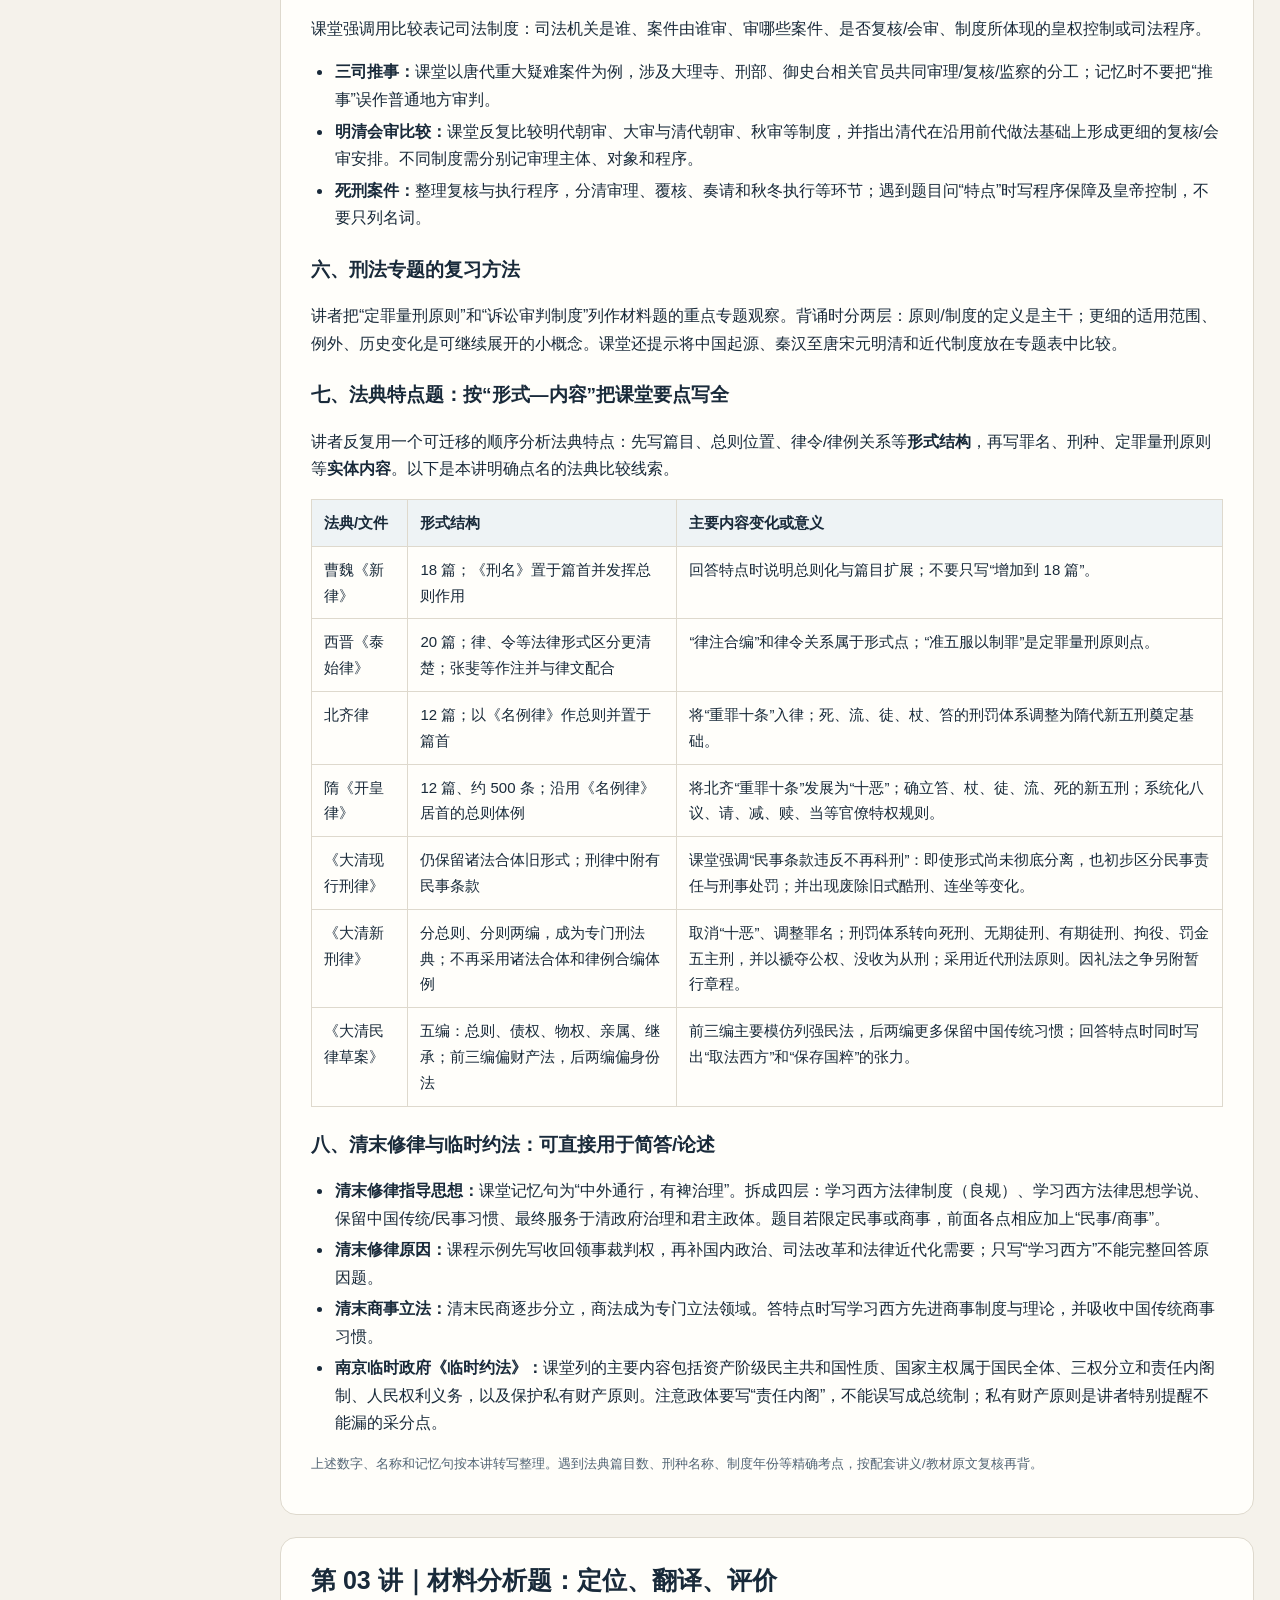
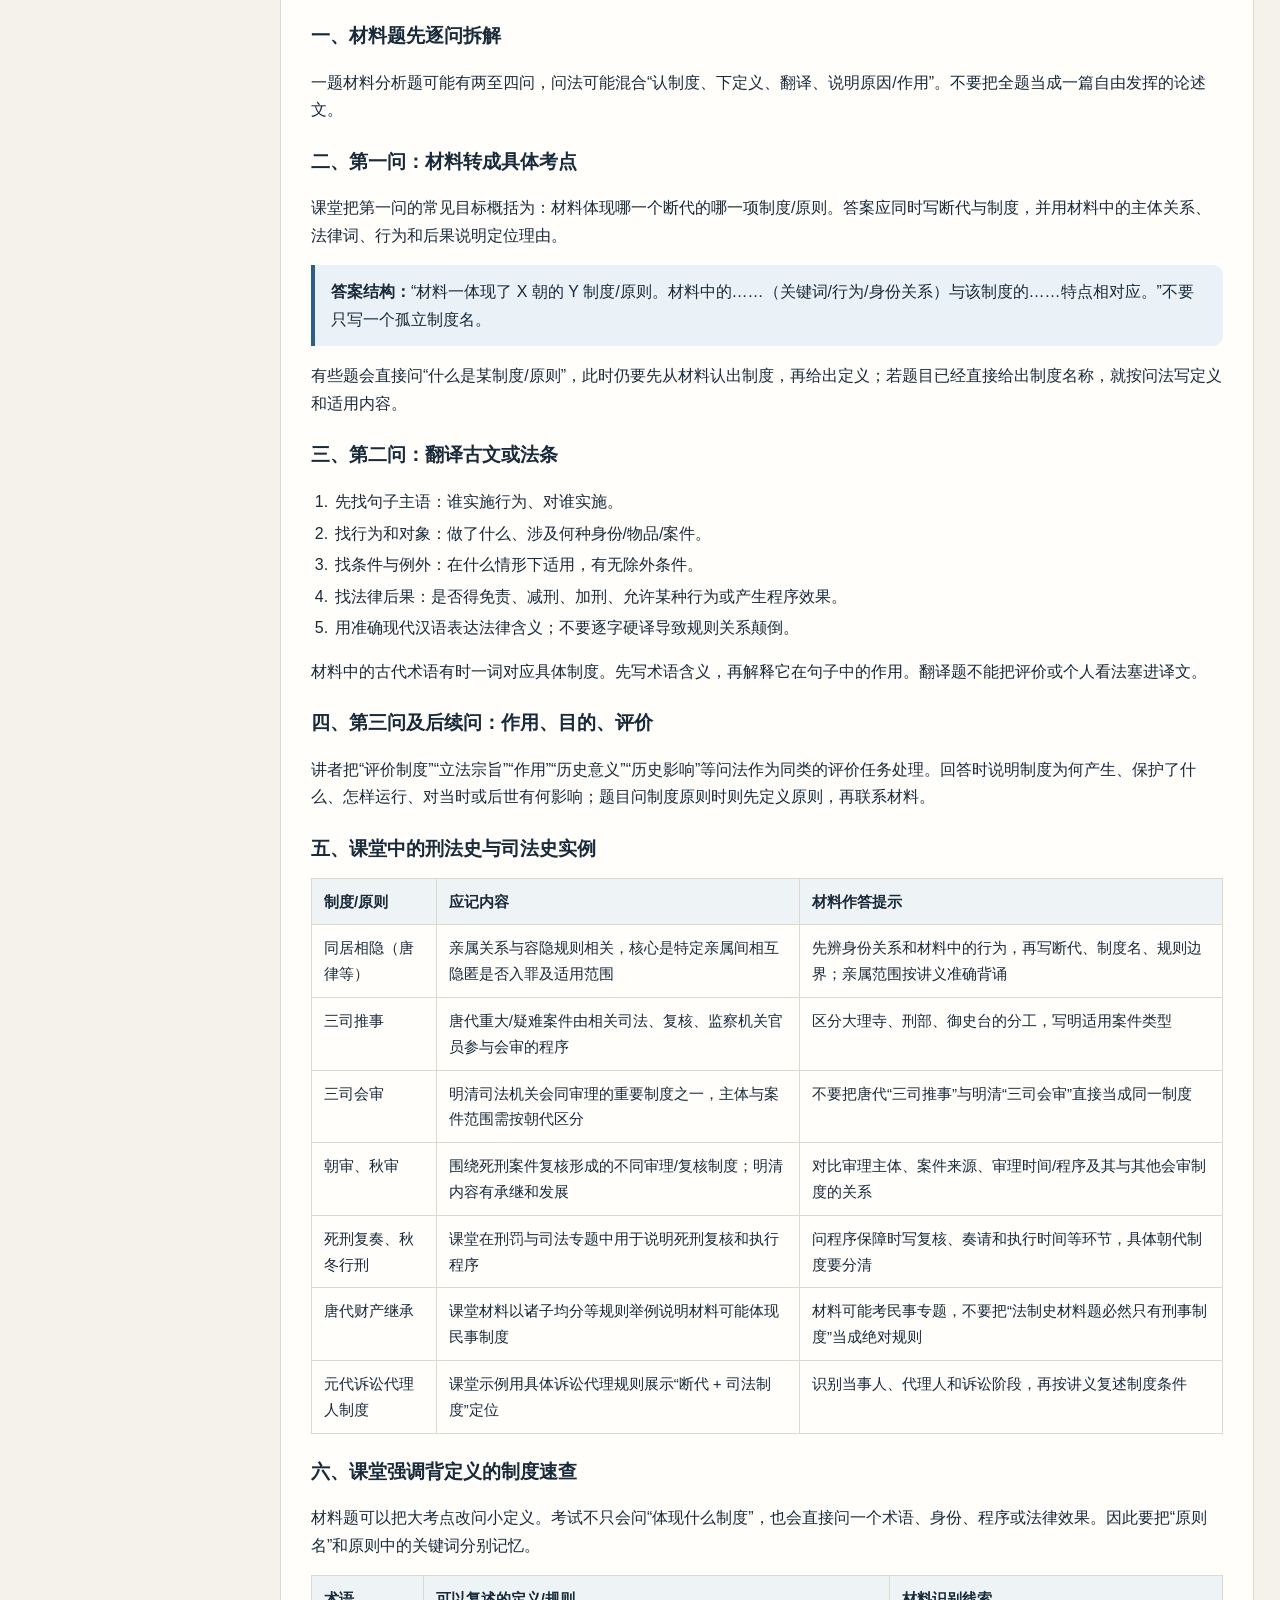
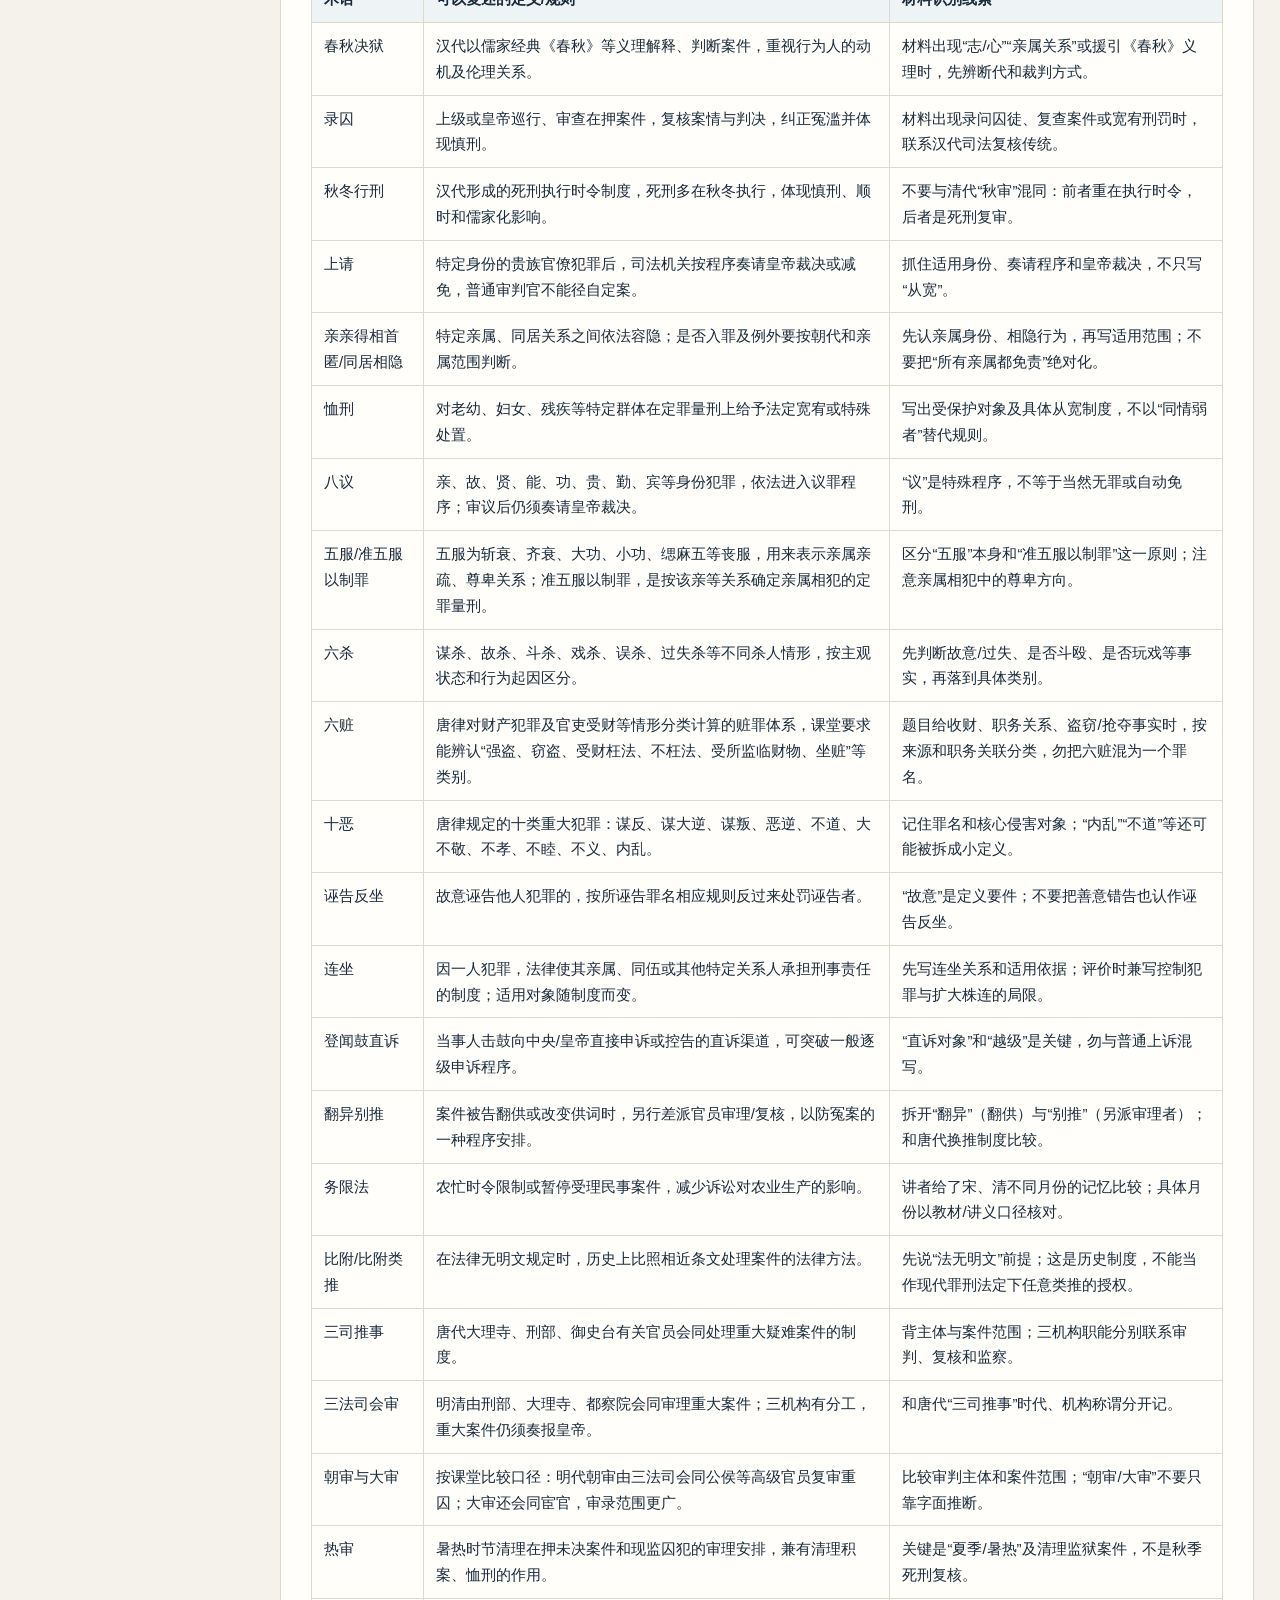
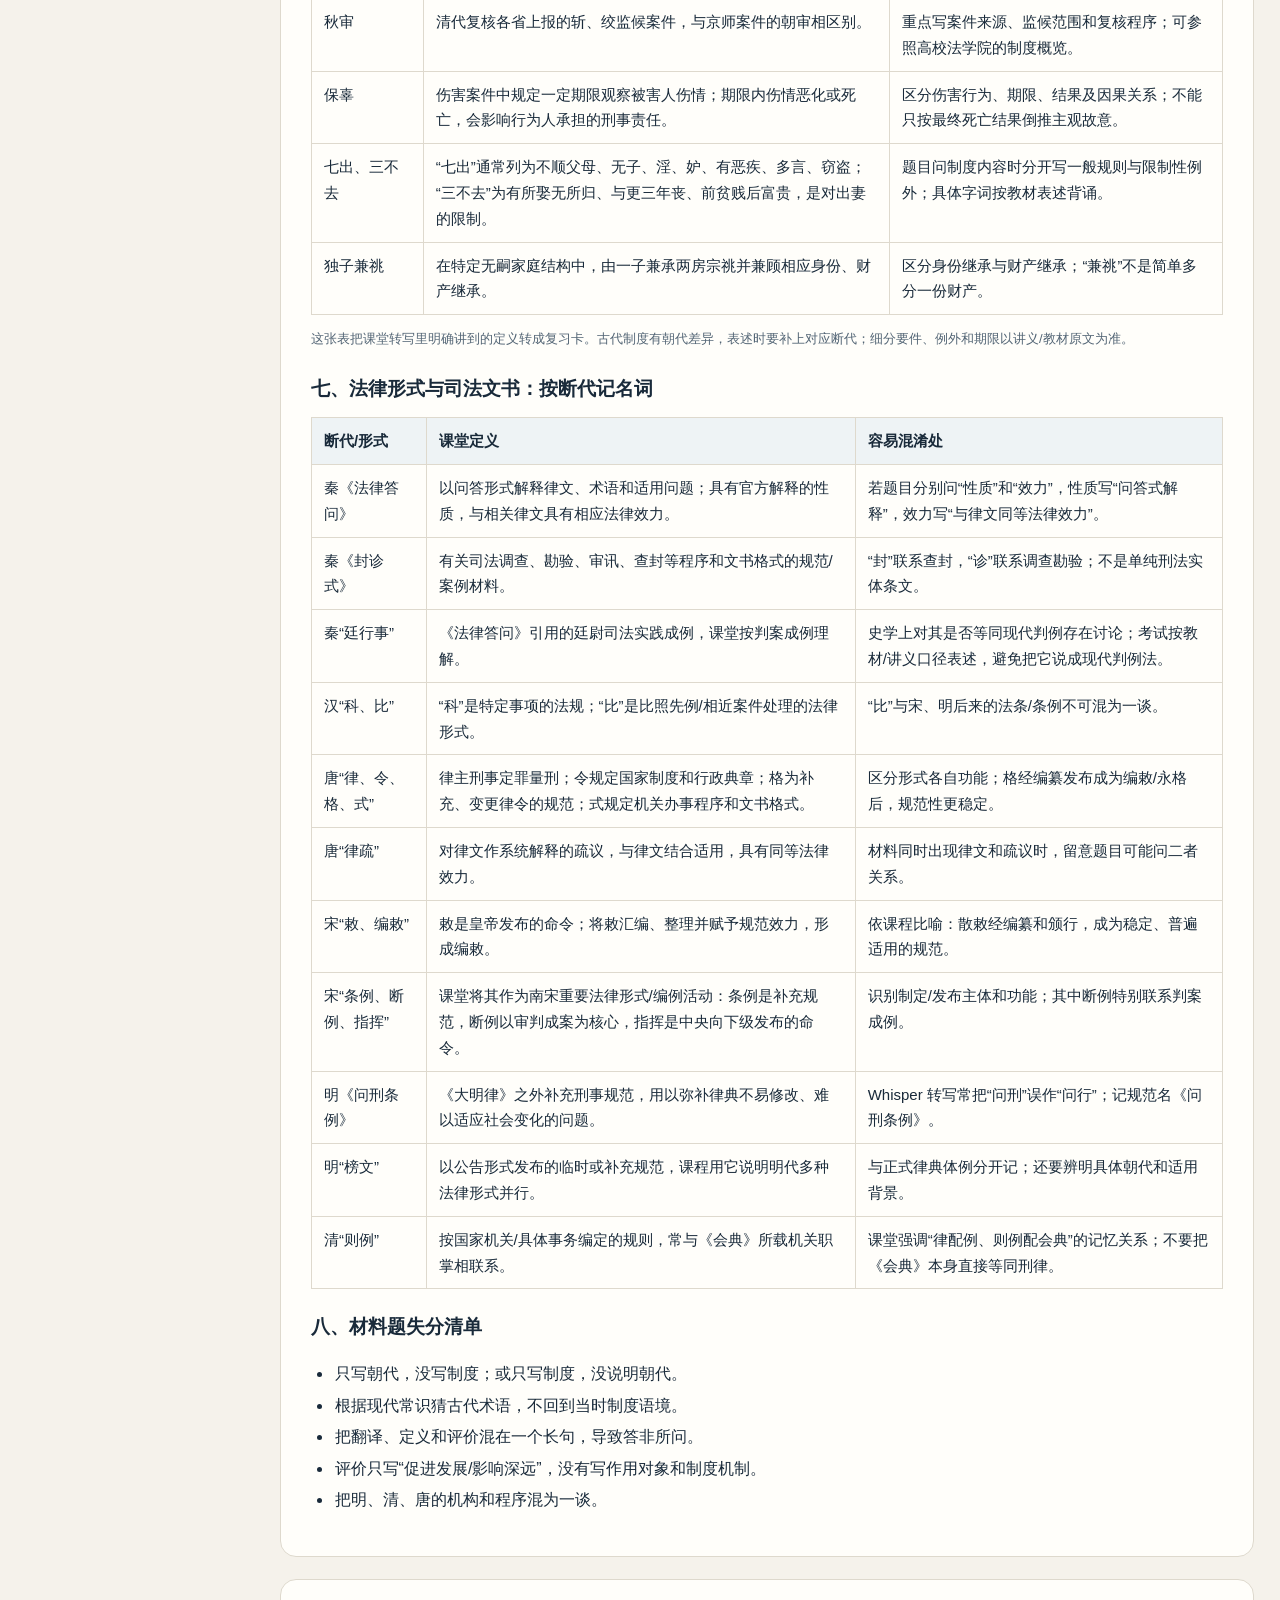
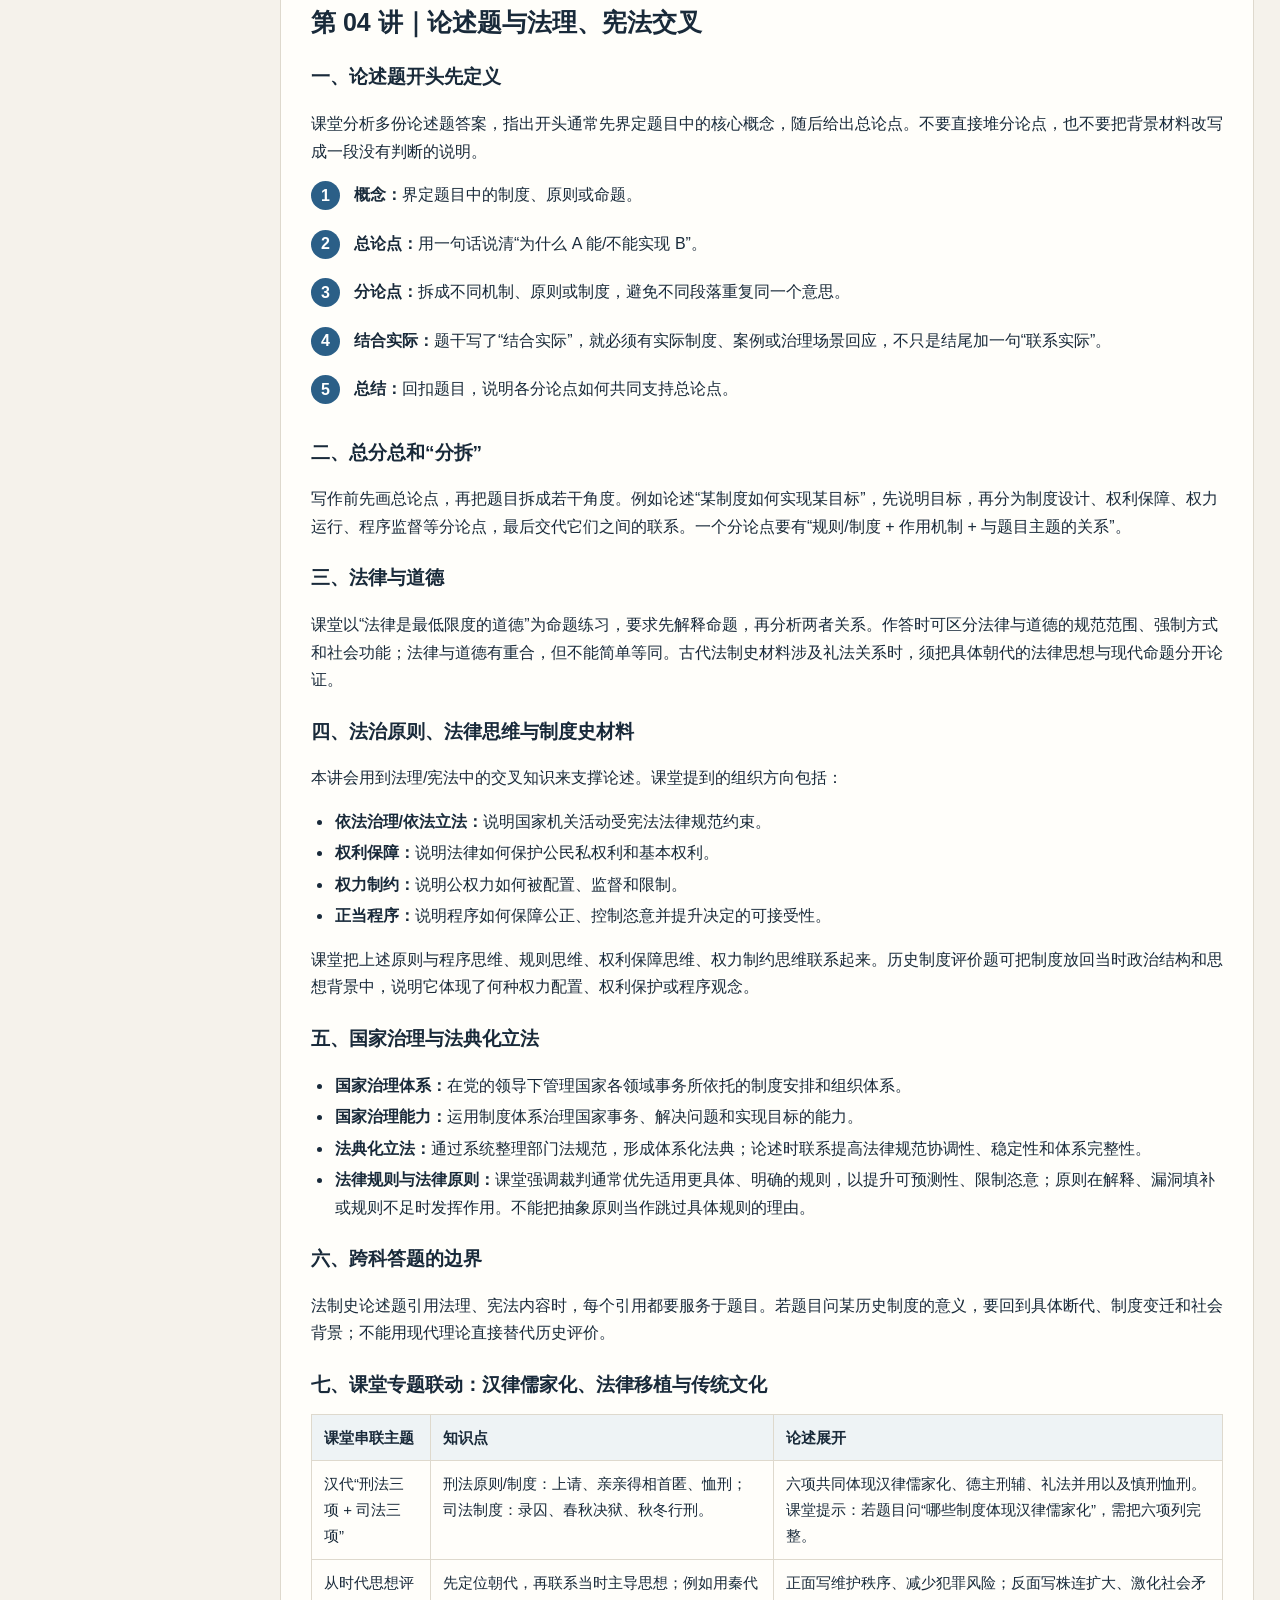
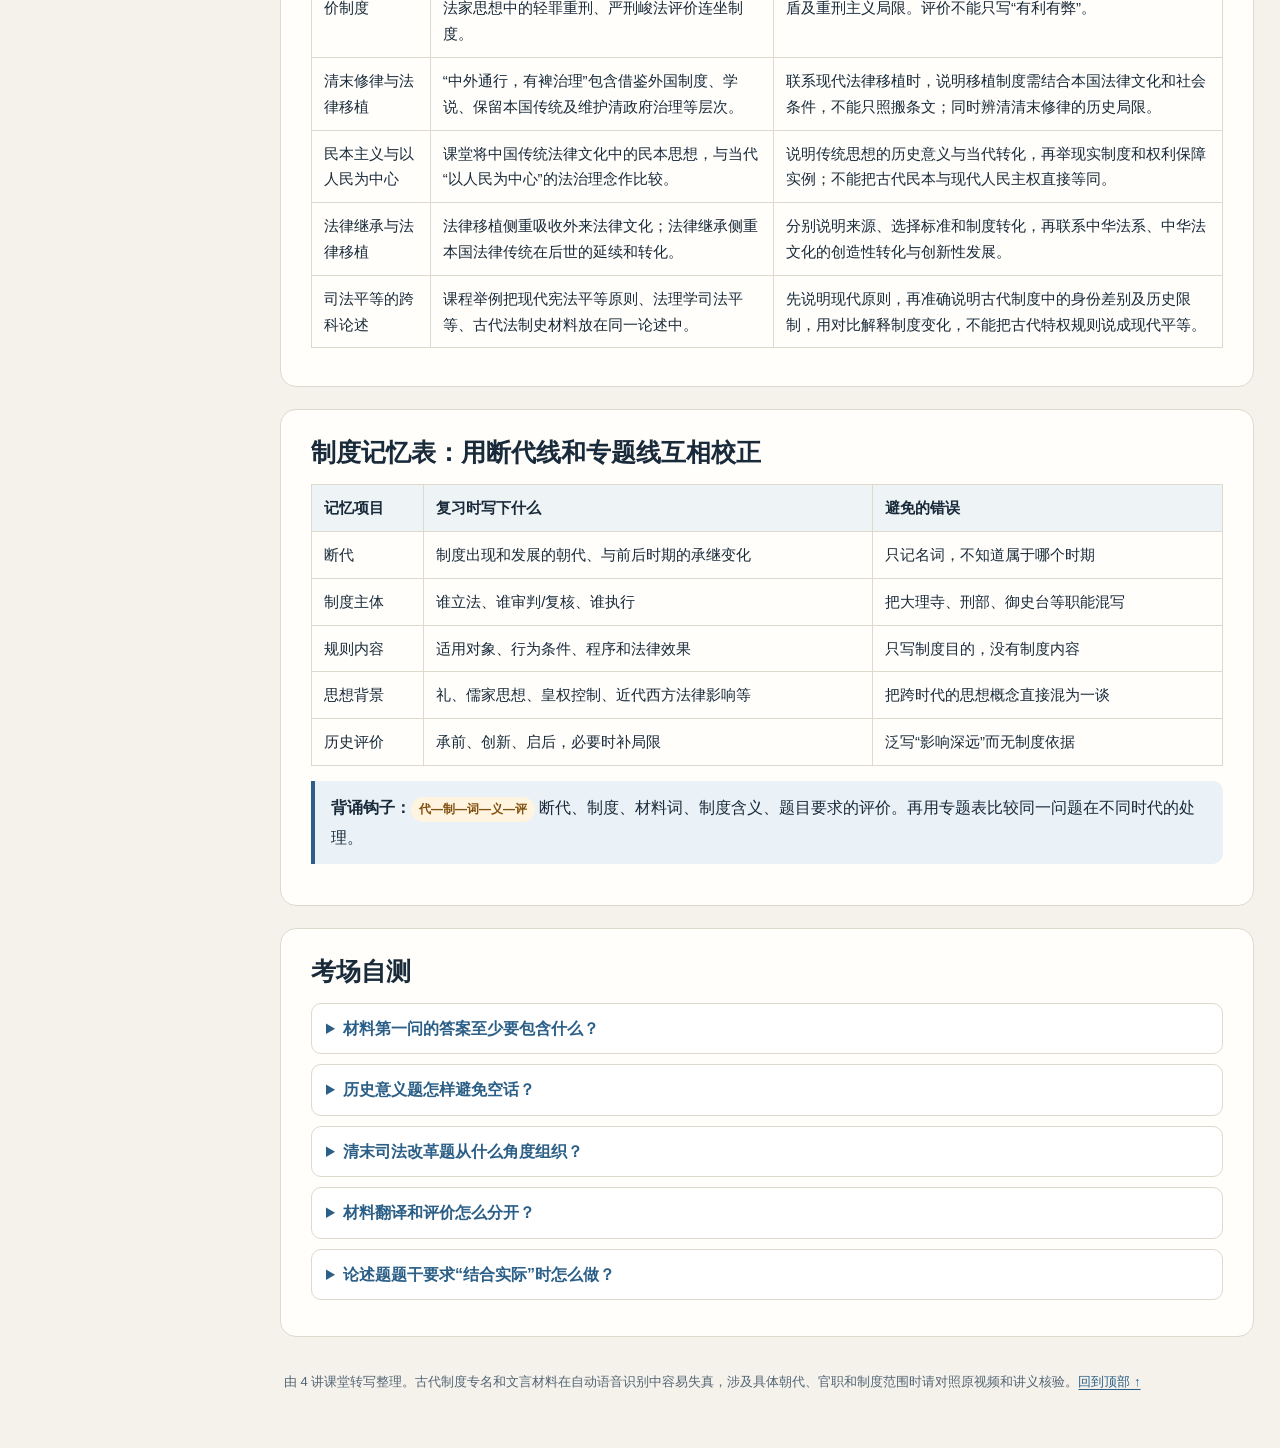
<file: 法制史-逐讲完整讲义.html>
<!doctype html>
<html lang="zh-CN"><head><meta charset="utf-8"><meta name="viewport" content="width=device-width, initial-scale=1"><title>法制史技巧提升阶段｜逐讲完整讲义</title><link rel="stylesheet" href="style.css"></head>
<body id="top"><div class="layout"><aside class="toc"><div class="brand">逐讲完整讲义 · 法制史</div><a href="#overview">课程结构</a><a href="#l1">第 01 讲｜备考路线</a><a href="#l2">第 02 讲｜断代与专题</a><a href="#l3">第 03 讲｜材料分析题</a><a href="#l4">第 04 讲｜论述与跨科</a><a href="#terms">制度记忆表</a><a href="#review">考场自测</a><a class="back" href="index.html">← 返回总目录</a></aside>
<main><header class="hero"><div class="topline"><a href="index.html">网课笔记总目录</a></div><div class="eyebrow">法制史 · 逐讲完整讲义</div><h1>技巧提升阶段：中国法制史</h1><p>四讲内容以主观题为主：第一讲安排复习路线，第二讲用真题串制度，第三讲拆材料分析，第四讲讲论述题和跨学科联系。重点是把“断代 + 制度 + 材料”写完整。</p><div class="meta"><span class="pill">4 讲 · 约 14 小时</span><span class="pill">含课堂实例与答题结构</span><span class="pill">逐讲知识与案例分析</span></div></header>
<section class="section" id="overview"><div class="callout blue"><b>历史制度核对：</b>本讲义尽量把视频中的制度名、法典结构和例题拆成可背的知识点。自动转写容易误识古代官名、篇名和术语；遇到专名先听本讲回放并对照课程讲义。可另参照<a href="https://law.uir.cn/info/1055/1679.htm">国际关系学院法学院《中国法制史提纲》</a>中的制度概览。</div><h2>课程结构与复习重点</h2><table><thead><tr><th>讲次</th><th>主要内容</th><th>复习产出</th></tr></thead><tbody><tr><td>01</td><td>考试题型、断代史与专题史、历史地位/意义问法</td><td>能按题型排复习顺序；会写历史意义</td></tr><tr><td>02</td><td>清末修律、商事立法、宪法文件、司法改革与制度对比</td><td>把朝代、制度内容和变化方向分开记</td></tr><tr><td>03</td><td>材料分析题第一问定位、文言材料翻译、制度评价</td><td>逐问从材料找断代、制度、规则、依据</td></tr><tr><td>04</td><td>论述题总分结构、法律思想评价和法理/宪法交叉</td><td>用定义、总论点、分论点和现实联系构成答案</td></tr></tbody></table><div class="callout blue">讲者在第 01 讲提到的分值和历年题型是该届课程的考试观察，不是固定考试规则。古代/近代史的考查侧重也应作为复习线索，不等于可以放弃某一部分。</div></section>

<section class="section" id="l1"><h2>第 01 讲｜法制史主观题的复习路线</h2><h3>一、先认识卷面题型</h3><p>讲者按当届法硕综合卷讲解：法制史既有单选、多选等客观题，也有简答、材料分析等主观题；该课程把复习分成题型训练。具体分值与题量以当年招生考试大纲和正式试卷为准。</p><ul><li><b>简答题：</b>考生直接组织制度知识，通常需要先写概念/断代，再分点交代内容、特点或作用。</li><li><b>材料分析题：</b>材料中出现古文、条文或案例，需先定位对应历史制度，再根据设问翻译、解释或评价。</li><li><b>论述题：</b>法制史内容有时会与法理、宪法等学科相连；先确定总论点，再用不同课程的知识作分论据。</li></ul><h3>二、断代史和专题史要一起复习</h3><div class="grid"><div class="card"><h3>断代史：回答“在哪个时代”</h3><p>按夏商周、秦汉、魏晋南北朝、隋唐、宋元明清、近代等时间顺序定位制度，记住前后变化。</p></div><div class="card"><h3>专题史：回答“这类制度怎么变化”</h3><p>按立法、刑法、司法、民事制度等专题串联多个朝代，比较相同问题在不同时期的处理。</p></div></div><p>材料题需要先认出具体断代；简答题和论述题则常需把同一专题放在不同朝代间比较。只背年代或只背制度名，都容易无法把材料转成答案。</p><h3>三、历史地位、历史意义、历史影响的答案结构</h3><p>讲者把“历史地位/意义/影响”等评价问法看作相近的答题任务。答案不应只有一句“影响深远”，而应至少说明制度处在怎样的历史承接关系中。</p><ol><li><b>先写断代和制度定位：</b>说明考察对象是什么、出现在哪一时期。</li><li><b>承前：</b>它继承了哪些先前制度、观念或做法。</li><li><b>创新/变化：</b>它在哪些方面有所调整、首次创设或成为重要变化。</li><li><b>启后：</b>它为后续制度提供什么基础、影响或条件。</li><li><b>有利有弊时分别写：</b>评价制度作用不能只罗列正面意义；题目要求批判性评价时也要指出局限。</li></ol><div class="callout">课堂简写钩子：<span class="tag author">承前—创新—启后</span>。讲者用《法经》说明，回答其历史地位时要写明战国断代，并说明它对后世立法的基础作用；更完整的答案再补具体专题和后续发展。</div><h3>四、古代材料与近代史复习</h3><p>讲者根据历年材料题观察，认为材料分析题常取古代法律文本，因而古代史制度和原则要练熟；但近代史仍可能通过简答、客观题或宪法专题考查，不能因为某一题型偏古代而放弃近代法制史。</p></section>

<section class="section" id="l2"><h2>第 02 讲｜断代专题、清末修律与司法制度</h2><h3>一、清末修律：区分法律形式和法律内容</h3><p>课堂从新旧法典结构变化入手，提醒回答改革题时把“形式变化”与“内容变化”分开。</p><ul><li><b>诸法合体的变化：</b>传统法典常将多类法律规范置于同一法典框架。近代修律开始向部门化、专门化发展，刑法典逐渐突出独立结构。</li><li><b>民事规范与刑罚的关系：</b>讲者用“民事条款被违反不再科刑”说明，近代修律呈现对民事法律关系与刑事处罚的初步区分。答案要写出“变化是什么”，而非只说法典名称变了。</li><li><b>篇章结构：</b>课堂提到总则、分则等结构调整，以及因制度争论附加暂行章程的情况。答题时先描述正式法典结构，再说明附加条款，避免混称。</li></ul><h3>二、商事立法原则</h3><p>清末民初商事立法的课堂答题主线，是学习西方近代商事法律制度，同时考虑中国传统和中外实际。若问“立法特点/原则”，按“学习借鉴—结合国情—规范商业活动”的层次作答，并用具体法律制度或背景补例子。</p><h3>三、宪法文件与宪法典结构</h3><p>课堂提醒，回答宪法文件或宪法典内容题时，不要只写“规定国家制度”。可以按以下结构展开：</p><ol><li>序言/制定背景及国家权力来源；</li><li>国家性质、政权组织形式、国家结构等国家制度；</li><li>公民基本权利和义务；</li><li>国家机关及其职权关系；</li><li>文件/宪法典的结构特点和历史意义。</li></ol><p>讲者对不同宪法文件是否有序言、正文、附录作了对比，也提醒要区分早期宪法性文件与现行宪法文本，不能把某一部宪法典的目录套给所有文件。</p><h3>四、清末司法组织改革</h3><p>课堂示范按机构名称变化组织答案：将传统司法机关的职能调整为近代司法、检察等组织，改革的重点包括司法机构改名/改组、审判与检察职能区分、建立近代法院体系。讲者举例提到刑部改为法部、大理寺改设大理院、都察院相关职能调整为检察系统，并特别指出审判与检察职能分立后仍存在合署办公等现实安排。</p><div class="callout rose">这部分涉及机构名称和改革时间，自动转写有专名误识风险。考试前请对照法制史讲义核准“法部/大理院/检察机构”名称及其职责，勿把清末机构与后来的民国机构混为一谈。</div><h3>五、明清司法审判与会审制度</h3><p>课堂强调用比较表记司法制度：司法机关是谁、案件由谁审、审哪些案件、是否复核/会审、制度所体现的皇权控制或司法程序。</p><ul><li><b>三司推事：</b>课堂以唐代重大疑难案件为例，涉及大理寺、刑部、御史台相关官员共同审理/复核/监察的分工；记忆时不要把“推事”误作普通地方审判。</li><li><b>明清会审比较：</b>课堂反复比较明代朝审、大审与清代朝审、秋审等制度，并指出清代在沿用前代做法基础上形成更细的复核/会审安排。不同制度需分别记审理主体、对象和程序。</li><li><b>死刑案件：</b>整理复核与执行程序，分清审理、覆核、奏请和秋冬执行等环节；遇到题目问“特点”时写程序保障及皇帝控制，不要只列名词。</li></ul><h3>六、刑法专题的复习方法</h3><p>讲者把“定罪量刑原则”和“诉讼审判制度”列作材料题的重点专题观察。背诵时分两层：原则/制度的定义是主干；更细的适用范围、例外、历史变化是可继续展开的小概念。课堂还提示将中国起源、秦汉至唐宋元明清和近代制度放在专题表中比较。</p><h3>七、法典特点题：按“形式—内容”把课堂要点写全</h3><p>讲者反复用一个可迁移的顺序分析法典特点：先写篇目、总则位置、律令/律例关系等<b>形式结构</b>，再写罪名、刑种、定罪量刑原则等<b>实体内容</b>。以下是本讲明确点名的法典比较线索。</p><table><thead><tr><th>法典/文件</th><th>形式结构</th><th>主要内容变化或意义</th></tr></thead><tbody><tr><td>曹魏《新律》</td><td>18 篇；《刑名》置于篇首并发挥总则作用</td><td>回答特点时说明总则化与篇目扩展；不要只写“增加到 18 篇”。</td></tr><tr><td>西晋《泰始律》</td><td>20 篇；律、令等法律形式区分更清楚；张斐等作注并与律文配合</td><td>“律注合编”和律令关系属于形式点；“准五服以制罪”是定罪量刑原则点。</td></tr><tr><td>北齐律</td><td>12 篇；以《名例律》作总则并置于篇首</td><td>将“重罪十条”入律；死、流、徒、杖、笞的刑罚体系调整为隋代新五刑奠定基础。</td></tr><tr><td>隋《开皇律》</td><td>12 篇、约 500 条；沿用《名例律》居首的总则体例</td><td>将北齐“重罪十条”发展为“十恶”；确立笞、杖、徒、流、死的新五刑；系统化八议、请、减、赎、当等官僚特权规则。</td></tr><tr><td>《大清现行刑律》</td><td>仍保留诸法合体旧形式；刑律中附有民事条款</td><td>课堂强调“民事条款违反不再科刑”：即使形式尚未彻底分离，也初步区分民事责任与刑事处罚；并出现废除旧式酷刑、连坐等变化。</td></tr><tr><td>《大清新刑律》</td><td>分总则、分则两编，成为专门刑法典；不再采用诸法合体和律例合编体例</td><td>取消“十恶”、调整罪名；刑罚体系转向死刑、无期徒刑、有期徒刑、拘役、罚金五主刑，并以褫夺公权、没收为从刑；采用近代刑法原则。因礼法之争另附暂行章程。</td></tr><tr><td>《大清民律草案》</td><td>五编：总则、债权、物权、亲属、继承；前三编偏财产法，后两编偏身份法</td><td>前三编主要模仿列强民法，后两编更多保留中国传统习惯；回答特点时同时写出“取法西方”和“保存国粹”的张力。</td></tr></tbody></table><h3>八、清末修律与临时约法：可直接用于简答/论述</h3><ul><li><b>清末修律指导思想：</b>课堂记忆句为“中外通行，有裨治理”。拆成四层：学习西方法律制度（良规）、学习西方法律思想学说、保留中国传统/民事习惯、最终服务于清政府治理和君主政体。题目若限定民事或商事，前面各点相应加上“民事/商事”。</li><li><b>清末修律原因：</b>课程示例先写收回领事裁判权，再补国内政治、司法改革和法律近代化需要；只写“学习西方”不能完整回答原因题。</li><li><b>清末商事立法：</b>清末民商逐步分立，商法成为专门立法领域。答特点时写学习西方先进商事制度与理论，并吸收中国传统商事习惯。</li><li><b>南京临时政府《临时约法》：</b>课堂列的主要内容包括资产阶级民主共和国性质、国家主权属于国民全体、三权分立和责任内阁制、人民权利义务，以及保护私有财产原则。注意政体要写“责任内阁”，不能误写成总统制；私有财产原则是讲者特别提醒不能漏的采分点。</li></ul><p class="source-note">上述数字、名称和记忆句按本讲转写整理。遇到法典篇目数、刑种名称、制度年份等精确考点，按配套讲义/教材原文复核再背。</p></section>

<section class="section" id="l3"><h2>第 03 讲｜材料分析题：定位、翻译、评价</h2><h3>一、材料题先逐问拆解</h3><p>一题材料分析题可能有两至四问，问法可能混合“认制度、下定义、翻译、说明原因/作用”。不要把全题当成一篇自由发挥的论述文。</p><h3>二、第一问：材料转成具体考点</h3><p>课堂把第一问的常见目标概括为：材料体现哪一个断代的哪一项制度/原则。答案应同时写断代与制度，并用材料中的主体关系、法律词、行为和后果说明定位理由。</p><div class="callout blue"><b>答案结构：</b>“材料一体现了 X 朝的 Y 制度/原则。材料中的……（关键词/行为/身份关系）与该制度的……特点相对应。”不要只写一个孤立制度名。</div><p>有些题会直接问“什么是某制度/原则”，此时仍要先从材料认出制度，再给出定义；若题目已经直接给出制度名称，就按问法写定义和适用内容。</p><h3>三、第二问：翻译古文或法条</h3><ol><li>先找句子主语：谁实施行为、对谁实施。</li><li>找行为和对象：做了什么、涉及何种身份/物品/案件。</li><li>找条件与例外：在什么情形下适用，有无除外条件。</li><li>找法律后果：是否得免责、减刑、加刑、允许某种行为或产生程序效果。</li><li>用准确现代汉语表达法律含义；不要逐字硬译导致规则关系颠倒。</li></ol><p>材料中的古代术语有时一词对应具体制度。先写术语含义，再解释它在句子中的作用。翻译题不能把评价或个人看法塞进译文。</p><h3>四、第三问及后续问：作用、目的、评价</h3><p>讲者把“评价制度”“立法宗旨”“作用”“历史意义”“历史影响”等问法作为同类的评价任务处理。回答时说明制度为何产生、保护了什么、怎样运行、对当时或后世有何影响；题目问制度原则时则先定义原则，再联系材料。</p><h3>五、课堂中的刑法史与司法史实例</h3><table><thead><tr><th>制度/原则</th><th>应记内容</th><th>材料作答提示</th></tr></thead><tbody><tr><td>同居相隐（唐律等）</td><td>亲属关系与容隐规则相关，核心是特定亲属间相互隐匿是否入罪及适用范围</td><td>先辨身份关系和材料中的行为，再写断代、制度名、规则边界；亲属范围按讲义准确背诵</td></tr><tr><td>三司推事</td><td>唐代重大/疑难案件由相关司法、复核、监察机关官员参与会审的程序</td><td>区分大理寺、刑部、御史台的分工，写明适用案件类型</td></tr><tr><td>三司会审</td><td>明清司法机关会同审理的重要制度之一，主体与案件范围需按朝代区分</td><td>不要把唐代“三司推事”与明清“三司会审”直接当成同一制度</td></tr><tr><td>朝审、秋审</td><td>围绕死刑案件复核形成的不同审理/复核制度；明清内容有承继和发展</td><td>对比审理主体、案件来源、审理时间/程序及其与其他会审制度的关系</td></tr><tr><td>死刑复奏、秋冬行刑</td><td>课堂在刑罚与司法专题中用于说明死刑复核和执行程序</td><td>问程序保障时写复核、奏请和执行时间等环节，具体朝代制度要分清</td></tr><tr><td>唐代财产继承</td><td>课堂材料以诸子均分等规则举例说明材料可能体现民事制度</td><td>材料可能考民事专题，不要把“法制史材料题必然只有刑事制度”当成绝对规则</td></tr><tr><td>元代诉讼代理人制度</td><td>课堂示例用具体诉讼代理规则展示“断代 + 司法制度”定位</td><td>识别当事人、代理人和诉讼阶段，再按讲义复述制度条件</td></tr></tbody></table><h3>六、课堂强调背定义的制度速查</h3><p>材料题可以把大考点改问小定义。考试不只会问“体现什么制度”，也会直接问一个术语、身份、程序或法律效果。因此要把“原则名”和原则中的关键词分别记忆。</p><table><thead><tr><th>术语</th><th>可以复述的定义/规则</th><th>材料识别线索</th></tr></thead><tbody><tr><td>春秋决狱</td><td>汉代以儒家经典《春秋》等义理解释、判断案件，重视行为人的动机及伦理关系。</td><td>材料出现“志/心”“亲属关系”或援引《春秋》义理时，先辨断代和裁判方式。</td></tr><tr><td>录囚</td><td>上级或皇帝巡行、审查在押案件，复核案情与判决，纠正冤滥并体现慎刑。</td><td>材料出现录问囚徒、复查案件或宽宥刑罚时，联系汉代司法复核传统。</td></tr><tr><td>秋冬行刑</td><td>汉代形成的死刑执行时令制度，死刑多在秋冬执行，体现慎刑、顺时和儒家化影响。</td><td>不要与清代“秋审”混同：前者重在执行时令，后者是死刑复审。</td></tr><tr><td>上请</td><td>特定身份的贵族官僚犯罪后，司法机关按程序奏请皇帝裁决或减免，普通审判官不能径自定案。</td><td>抓住适用身份、奏请程序和皇帝裁决，不只写“从宽”。</td></tr><tr><td>亲亲得相首匿/同居相隐</td><td>特定亲属、同居关系之间依法容隐；是否入罪及例外要按朝代和亲属范围判断。</td><td>先认亲属身份、相隐行为，再写适用范围；不要把“所有亲属都免责”绝对化。</td></tr><tr><td>恤刑</td><td>对老幼、妇女、残疾等特定群体在定罪量刑上给予法定宽宥或特殊处置。</td><td>写出受保护对象及具体从宽制度，不以“同情弱者”替代规则。</td></tr><tr><td>八议</td><td>亲、故、贤、能、功、贵、勤、宾等身份犯罪，依法进入议罪程序；审议后仍须奏请皇帝裁决。</td><td>“议”是特殊程序，不等于当然无罪或自动免刑。</td></tr><tr><td>五服/准五服以制罪</td><td>五服为斩衰、齐衰、大功、小功、缌麻五等丧服，用来表示亲属亲疏、尊卑关系；准五服以制罪，是按该亲等关系确定亲属相犯的定罪量刑。</td><td>区分“五服”本身和“准五服以制罪”这一原则；注意亲属相犯中的尊卑方向。</td></tr><tr><td>六杀</td><td>谋杀、故杀、斗杀、戏杀、误杀、过失杀等不同杀人情形，按主观状态和行为起因区分。</td><td>先判断故意/过失、是否斗殴、是否玩戏等事实，再落到具体类别。</td></tr><tr><td>六赃</td><td>唐律对财产犯罪及官吏受财等情形分类计算的赃罪体系，课堂要求能辨认“强盗、窃盗、受财枉法、不枉法、受所监临财物、坐赃”等类别。</td><td>题目给收财、职务关系、盗窃/抢夺事实时，按来源和职务关联分类，勿把六赃混为一个罪名。</td></tr><tr><td>十恶</td><td>唐律规定的十类重大犯罪：谋反、谋大逆、谋叛、恶逆、不道、大不敬、不孝、不睦、不义、内乱。</td><td>记住罪名和核心侵害对象；“内乱”“不道”等还可能被拆成小定义。</td></tr><tr><td>诬告反坐</td><td>故意诬告他人犯罪的，按所诬告罪名相应规则反过来处罚诬告者。</td><td>“故意”是定义要件；不要把善意错告也认作诬告反坐。</td></tr><tr><td>连坐</td><td>因一人犯罪，法律使其亲属、同伍或其他特定关系人承担刑事责任的制度；适用对象随制度而变。</td><td>先写连坐关系和适用依据；评价时兼写控制犯罪与扩大株连的局限。</td></tr><tr><td>登闻鼓直诉</td><td>当事人击鼓向中央/皇帝直接申诉或控告的直诉渠道，可突破一般逐级申诉程序。</td><td>“直诉对象”和“越级”是关键，勿与普通上诉混写。</td></tr><tr><td>翻异别推</td><td>案件被告翻供或改变供词时，另行差派官员审理/复核，以防冤案的一种程序安排。</td><td>拆开“翻异”（翻供）与“别推”（另派审理者）；和唐代换推制度比较。</td></tr><tr><td>务限法</td><td>农忙时令限制或暂停受理民事案件，减少诉讼对农业生产的影响。</td><td>讲者给了宋、清不同月份的记忆比较；具体月份以教材/讲义口径核对。</td></tr><tr><td>比附/比附类推</td><td>在法律无明文规定时，历史上比照相近条文处理案件的法律方法。</td><td>先说“法无明文”前提；这是历史制度，不能当作现代罪刑法定下任意类推的授权。</td></tr><tr><td>三司推事</td><td>唐代大理寺、刑部、御史台有关官员会同处理重大疑难案件的制度。</td><td>背主体与案件范围；三机构职能分别联系审判、复核和监察。</td></tr><tr><td>三法司会审</td><td>明清由刑部、大理寺、都察院会同审理重大案件；三机构有分工，重大案件仍须奏报皇帝。</td><td>和唐代“三司推事”时代、机构称谓分开记。</td></tr><tr><td>朝审与大审</td><td>按课堂比较口径：明代朝审由三法司会同公侯等高级官员复审重囚；大审还会同宦官，审录范围更广。</td><td>比较审判主体和案件范围；“朝审/大审”不要只靠字面推断。</td></tr><tr><td>热审</td><td>暑热时节清理在押未决案件和现监囚犯的审理安排，兼有清理积案、恤刑的作用。</td><td>关键是“夏季/暑热”及清理监狱案件，不是秋季死刑复核。</td></tr><tr><td>秋审</td><td>清代复核各省上报的斩、绞监候案件，与京师案件的朝审相区别。</td><td>重点写案件来源、监候范围和复核程序；可参照高校法学院的制度概览。</td></tr><tr><td>保辜</td><td>伤害案件中规定一定期限观察被害人伤情；期限内伤情恶化或死亡，会影响行为人承担的刑事责任。</td><td>区分伤害行为、期限、结果及因果关系；不能只按最终死亡结果倒推主观故意。</td></tr><tr><td>七出、三不去</td><td>“七出”通常列为不顺父母、无子、淫、妒、有恶疾、多言、窃盗；“三不去”为有所娶无所归、与更三年丧、前贫贱后富贵，是对出妻的限制。</td><td>题目问制度内容时分开写一般规则与限制性例外；具体字词按教材表述背诵。</td></tr><tr><td>独子兼祧</td><td>在特定无嗣家庭结构中，由一子兼承两房宗祧并兼顾相应身份、财产继承。</td><td>区分身份继承与财产继承；“兼祧”不是简单多分一份财产。</td></tr></tbody></table><p class="source-note">这张表把课堂转写里明确讲到的定义转成复习卡。古代制度有朝代差异，表述时要补上对应断代；细分要件、例外和期限以讲义/教材原文为准。</p><h3>七、法律形式与司法文书：按断代记名词</h3><table><thead><tr><th>断代/形式</th><th>课堂定义</th><th>容易混淆处</th></tr></thead><tbody><tr><td>秦《法律答问》</td><td>以问答形式解释律文、术语和适用问题；具有官方解释的性质，与相关律文具有相应法律效力。</td><td>若题目分别问“性质”和“效力”，性质写“问答式解释”，效力写“与律文同等法律效力”。</td></tr><tr><td>秦《封诊式》</td><td>有关司法调查、勘验、审讯、查封等程序和文书格式的规范/案例材料。</td><td>“封”联系查封，“诊”联系调查勘验；不是单纯刑法实体条文。</td></tr><tr><td>秦“廷行事”</td><td>《法律答问》引用的廷尉司法实践成例，课堂按判案成例理解。</td><td>史学上对其是否等同现代判例存在讨论；考试按教材/讲义口径表述，避免把它说成现代判例法。</td></tr><tr><td>汉“科、比”</td><td>“科”是特定事项的法规；“比”是比照先例/相近案件处理的法律形式。</td><td>“比”与宋、明后来的法条/条例不可混为一谈。</td></tr><tr><td>唐“律、令、格、式”</td><td>律主刑事定罪量刑；令规定国家制度和行政典章；格为补充、变更律令的规范；式规定机关办事程序和文书格式。</td><td>区分形式各自功能；格经编纂发布成为编敕/永格后，规范性更稳定。</td></tr><tr><td>唐“律疏”</td><td>对律文作系统解释的疏议，与律文结合适用，具有同等法律效力。</td><td>材料同时出现律文和疏议时，留意题目可能问二者关系。</td></tr><tr><td>宋“敕、编敕”</td><td>敕是皇帝发布的命令；将敕汇编、整理并赋予规范效力，形成编敕。</td><td>依课程比喻：散敕经编纂和颁行，成为稳定、普遍适用的规范。</td></tr><tr><td>宋“条例、断例、指挥”</td><td>课堂将其作为南宋重要法律形式/编例活动：条例是补充规范，断例以审判成案为核心，指挥是中央向下级发布的命令。</td><td>识别制定/发布主体和功能；其中断例特别联系判案成例。</td></tr><tr><td>明《问刑条例》</td><td>《大明律》之外补充刑事规范，用以弥补律典不易修改、难以适应社会变化的问题。</td><td>Whisper 转写常把“问刑”误作“问行”；记规范名《问刑条例》。</td></tr><tr><td>明“榜文”</td><td>以公告形式发布的临时或补充规范，课程用它说明明代多种法律形式并行。</td><td>与正式律典体例分开记；还要辨明具体朝代和适用背景。</td></tr><tr><td>清“则例”</td><td>按国家机关/具体事务编定的规则，常与《会典》所载机关职掌相联系。</td><td>课堂强调“律配例、则例配会典”的记忆关系；不要把《会典》本身直接等同刑律。</td></tr></tbody></table><h3>八、材料题失分清单</h3><ul><li>只写朝代，没写制度；或只写制度，没说明朝代。</li><li>根据现代常识猜古代术语，不回到当时制度语境。</li><li>把翻译、定义和评价混在一个长句，导致答非所问。</li><li>评价只写“促进发展/影响深远”，没有写作用对象和制度机制。</li><li>把明、清、唐的机构和程序混为一谈。</li></ul></section>

<section class="section" id="l4"><h2>第 04 讲｜论述题与法理、宪法交叉</h2><h3>一、论述题开头先定义</h3><p>课堂分析多份论述题答案，指出开头通常先界定题目中的核心概念，随后给出总论点。不要直接堆分论点，也不要把背景材料改写成一段没有判断的说明。</p><ol class="steps"><li><b>概念：</b>界定题目中的制度、原则或命题。</li><li><b>总论点：</b>用一句话说清“为什么 A 能/不能实现 B”。</li><li><b>分论点：</b>拆成不同机制、原则或制度，避免不同段落重复同一个意思。</li><li><b>结合实际：</b>题干写了“结合实际”，就必须有实际制度、案例或治理场景回应，不只是结尾加一句“联系实际”。</li><li><b>总结：</b>回扣题目，说明各分论点如何共同支持总论点。</li></ol><h3>二、总分总和“分拆”</h3><p>写作前先画总论点，再把题目拆成若干角度。例如论述“某制度如何实现某目标”，先说明目标，再分为制度设计、权利保障、权力运行、程序监督等分论点，最后交代它们之间的联系。一个分论点要有“规则/制度 + 作用机制 + 与题目主题的关系”。</p><h3>三、法律与道德</h3><p>课堂以“法律是最低限度的道德”为命题练习，要求先解释命题，再分析两者关系。作答时可区分法律与道德的规范范围、强制方式和社会功能；法律与道德有重合，但不能简单等同。古代法制史材料涉及礼法关系时，须把具体朝代的法律思想与现代命题分开论证。</p><h3>四、法治原则、法律思维与制度史材料</h3><p>本讲会用到法理/宪法中的交叉知识来支撑论述。课堂提到的组织方向包括：</p><ul><li><b>依法治理/依法立法：</b>说明国家机关活动受宪法法律规范约束。</li><li><b>权利保障：</b>说明法律如何保护公民私权利和基本权利。</li><li><b>权力制约：</b>说明公权力如何被配置、监督和限制。</li><li><b>正当程序：</b>说明程序如何保障公正、控制恣意并提升决定的可接受性。</li></ul><p>课堂把上述原则与程序思维、规则思维、权利保障思维、权力制约思维联系起来。历史制度评价题可把制度放回当时政治结构和思想背景中，说明它体现了何种权力配置、权利保护或程序观念。</p><h3>五、国家治理与法典化立法</h3><ul><li><b>国家治理体系：</b>在党的领导下管理国家各领域事务所依托的制度安排和组织体系。</li><li><b>国家治理能力：</b>运用制度体系治理国家事务、解决问题和实现目标的能力。</li><li><b>法典化立法：</b>通过系统整理部门法规范，形成体系化法典；论述时联系提高法律规范协调性、稳定性和体系完整性。</li><li><b>法律规则与法律原则：</b>课堂强调裁判通常优先适用更具体、明确的规则，以提升可预测性、限制恣意；原则在解释、漏洞填补或规则不足时发挥作用。不能把抽象原则当作跳过具体规则的理由。</li></ul><h3>六、跨科答题的边界</h3><p>法制史论述题引用法理、宪法内容时，每个引用都要服务于题目。若题目问某历史制度的意义，要回到具体断代、制度变迁和社会背景；不能用现代理论直接替代历史评价。</p><h3>七、课堂专题联动：汉律儒家化、法律移植与传统文化</h3><table><thead><tr><th>课堂串联主题</th><th>知识点</th><th>论述展开</th></tr></thead><tbody><tr><td>汉代“刑法三项 + 司法三项”</td><td>刑法原则/制度：上请、亲亲得相首匿、恤刑；司法制度：录囚、春秋决狱、秋冬行刑。</td><td>六项共同体现汉律儒家化、德主刑辅、礼法并用以及慎刑恤刑。课堂提示：若题目问“哪些制度体现汉律儒家化”，需把六项列完整。</td></tr><tr><td>从时代思想评价制度</td><td>先定位朝代，再联系当时主导思想；例如用秦代法家思想中的轻罪重刑、严刑峻法评价连坐制度。</td><td>正面写维护秩序、减少犯罪风险；反面写株连扩大、激化社会矛盾及重刑主义局限。评价不能只写“有利有弊”。</td></tr><tr><td>清末修律与法律移植</td><td>“中外通行，有裨治理”包含借鉴外国制度、学说、保留本国传统及维护清政府治理等层次。</td><td>联系现代法律移植时，说明移植制度需结合本国法律文化和社会条件，不能只照搬条文；同时辨清清末修律的历史局限。</td></tr><tr><td>民本主义与以人民为中心</td><td>课堂将中国传统法律文化中的民本思想，与当代“以人民为中心”的法治理念作比较。</td><td>说明传统思想的历史意义与当代转化，再举现实制度和权利保障实例；不能把古代民本与现代人民主权直接等同。</td></tr><tr><td>法律继承与法律移植</td><td>法律移植侧重吸收外来法律文化；法律继承侧重本国法律传统在后世的延续和转化。</td><td>分别说明来源、选择标准和制度转化，再联系中华法系、中华法文化的创造性转化与创新性发展。</td></tr><tr><td>司法平等的跨科论述</td><td>课程举例把现代宪法平等原则、法理学司法平等、古代法制史材料放在同一论述中。</td><td>先说明现代原则，再准确说明古代制度中的身份差别及历史限制，用对比解释制度变化，不能把古代特权规则说成现代平等。</td></tr></tbody></table></section>

<section class="section" id="terms"><h2>制度记忆表：用断代线和专题线互相校正</h2><table><thead><tr><th>记忆项目</th><th>复习时写下什么</th><th>避免的错误</th></tr></thead><tbody><tr><td>断代</td><td>制度出现和发展的朝代、与前后时期的承继变化</td><td>只记名词，不知道属于哪个时期</td></tr><tr><td>制度主体</td><td>谁立法、谁审判/复核、谁执行</td><td>把大理寺、刑部、御史台等职能混写</td></tr><tr><td>规则内容</td><td>适用对象、行为条件、程序和法律效果</td><td>只写制度目的，没有制度内容</td></tr><tr><td>思想背景</td><td>礼、儒家思想、皇权控制、近代西方法律影响等</td><td>把跨时代的思想概念直接混为一谈</td></tr><tr><td>历史评价</td><td>承前、创新、启后，必要时补局限</td><td>泛写“影响深远”而无制度依据</td></tr></tbody></table><div class="callout blue"><b>背诵钩子：</b><span class="tag author">代—制—词—义—评</span>断代、制度、材料词、制度含义、题目要求的评价。再用专题表比较同一问题在不同时代的处理。</div></section>
<section class="section" id="review"><h2>考场自测</h2><details><summary>材料第一问的答案至少要包含什么？</summary><div class="answer">具体断代和制度/原则名称，并用材料中的身份、关系、行为或术语说明定位理由。</div></details><details><summary>历史意义题怎样避免空话？</summary><div class="answer">写清断代和制度，按承前、创新、启后展开；有局限时说明限制或负面影响。</div></details><details><summary>清末司法改革题从什么角度组织？</summary><div class="answer">按机构调整、审判与检察职能、法院体系及实际运行方式列点，并核对每个机构名称和职能。</div></details><details><summary>材料翻译和评价怎么分开？</summary><div class="answer">翻译只忠实表达主体、行为、条件、例外、后果；评价再谈目的、作用、影响或思想背景。</div></details><details><summary>论述题题干要求“结合实际”时怎么做？</summary><div class="answer">在分论点中加入具体法律制度、治理场景或案例，让现实材料支撑总论点；不能只在结尾提到实际。</div></details></section>
<footer class="footer">由 4 讲课堂转写整理。古代制度专名和文言材料在自动语音识别中容易失真，涉及具体朝代、官职和制度范围时请对照原视频和讲义核验。<a href="#top">回到顶部 ↑</a></footer>
</main></div></body></html>
</file>
<file: style.css>
:root{--ink:#192a3a;--muted:#536575;--blue:#2b5f87;--blue2:#eaf2f7;--gold:#b47826;--gold2:#fff4df;--paper:#f5f2eb;--card:#fffefa;--line:#ded9cd;--green:#397456;--green2:#eaf4ed;--rose:#8a4b45;--rose2:#fbefec}
*{box-sizing:border-box}html{scroll-behavior:smooth}body{margin:0;background:var(--paper);color:var(--ink);font:16px/1.72 -apple-system,BlinkMacSystemFont,"Segoe UI","Noto Sans CJK SC","PingFang SC","Microsoft YaHei",sans-serif}
a{color:var(--blue);text-decoration-thickness:1px;text-underline-offset:3px}a:hover{color:#153d5d}
.layout{max-width:1280px;margin:auto;padding:26px;display:grid;grid-template-columns:230px minmax(0,1fr);gap:24px}
.toc{position:sticky;top:18px;align-self:start;background:var(--card);border:1px solid var(--line);border-radius:16px;padding:18px 15px;max-height:calc(100vh - 36px);overflow:auto}
.toc .brand{font-weight:800;font-size:14px;color:var(--blue);margin-bottom:12px}.toc a{display:block;color:var(--muted);text-decoration:none;font-size:14px;padding:5px 7px;border-radius:7px}.toc a:hover{background:var(--blue2);color:var(--ink)}.toc .back{border-top:1px solid var(--line);margin-top:10px;padding-top:12px;color:var(--blue)}
main{min-width:0}.hero{padding:34px 38px;background:linear-gradient(125deg,#173a55,#2e6884);color:#fff;border-radius:20px;box-shadow:0 10px 28px #25394920}.hero h1{font-size:clamp(29px,4vw,44px);line-height:1.2;margin:8px 0 12px}.hero p{max-width:800px;color:#edf4f7;margin:8px 0}.eyebrow{letter-spacing:.12em;font-size:12px;font-weight:800;color:#f1c77c}.hero a{color:#fff}.meta{display:flex;flex-wrap:wrap;gap:8px;margin-top:18px}.pill{border:1px solid #ffffff5a;background:#ffffff14;padding:4px 10px;border-radius:99px;font-size:13px}
.section{margin:22px 0;padding:26px 30px;background:var(--card);border:1px solid var(--line);border-radius:16px;scroll-margin-top:18px}.section h2{margin:0 0 14px;font-size:25px;line-height:1.35}.section h3{margin:22px 0 8px;font-size:19px}.lede{color:var(--muted);margin-top:-4px}
.grid{display:grid;grid-template-columns:repeat(2,minmax(0,1fr));gap:13px}.grid.three{grid-template-columns:repeat(3,minmax(0,1fr))}.card,.index-card{border:1px solid var(--line);border-radius:12px;padding:16px;background:#fff}.card h3,.card h4{margin-top:0}.card p:last-child,.card ul:last-child{margin-bottom:0}.number{display:inline-grid;place-items:center;width:29px;height:29px;border-radius:50%;background:var(--blue2);color:var(--blue);font-weight:800;margin-right:7px}
.callout{border-left:4px solid var(--gold);background:var(--gold2);padding:13px 16px;border-radius:0 10px 10px 0;margin:15px 0}.callout.blue{border-color:var(--blue);background:var(--blue2)}.callout.green{border-color:var(--green);background:var(--green2)}.callout.rose{border-color:var(--rose);background:var(--rose2)}
.tag{display:inline-block;font-size:12px;font-weight:700;color:var(--blue);background:var(--blue2);padding:2px 8px;border-radius:99px;margin:2px 4px 2px 0}.tag.author{color:#80500f;background:var(--gold2)}
ol,ul{padding-left:1.35em}li{padding-left:2px;margin:4px 0}.steps{counter-reset:step;list-style:none;padding:0}.steps li{counter-increment:step;position:relative;padding:0 0 12px 43px;margin:9px 0}.steps li:before{content:counter(step);position:absolute;left:0;top:0;width:29px;height:29px;border-radius:50%;display:grid;place-items:center;background:var(--blue);color:white;font-weight:800}
.flow{display:flex;flex-wrap:wrap;align-items:center;gap:8px;margin:15px 0}.flow span{padding:7px 12px;border:1px solid #cad7df;background:var(--blue2);border-radius:9px;font-weight:700}.flow b{color:var(--gold);font-size:18px}
table{width:100%;border-collapse:collapse;font-size:15px;margin:12px 0}th,td{text-align:left;vertical-align:top;border:1px solid var(--line);padding:10px 12px}th{background:#eef3f5}
details{border:1px solid var(--line);border-radius:10px;margin:10px 0;background:white}summary{cursor:pointer;font-weight:700;padding:11px 14px;color:var(--blue)}details .answer{padding:0 14px 13px;color:var(--muted)}
.lesson-list{display:grid;gap:11px}.lesson{border:1px solid var(--line);border-radius:12px;padding:15px 17px;background:#fff}.lesson h3{margin:0 0 7px;font-size:17px}.lesson p{margin:5px 0}.links{font-size:14px;display:flex;flex-wrap:wrap;gap:12px;margin-top:8px}.source-note,.small{font-size:13px;color:var(--muted)}.footer{padding:12px 4px 28px;color:var(--muted);font-size:13px}
.index-cards{display:grid;grid-template-columns:repeat(3,minmax(0,1fr));gap:16px}.index-card{padding:22px}.index-card h2{margin:3px 0 6px}.index-card .count{font-size:14px;color:var(--muted)}.index-card .cta{display:inline-block;margin:12px 10px 0 0;padding:7px 12px;background:var(--blue);color:white;border-radius:8px;text-decoration:none}.index-card .cta.secondary{background:var(--blue2);color:var(--blue)}.topline{font-size:13px;margin-bottom:14px}
@media(max-width:900px){.layout{grid-template-columns:1fr;padding:14px}.toc{position:relative;top:0;max-height:none;display:flex;flex-wrap:wrap;gap:3px;padding:10px}.toc .brand{width:100%;margin:2px 5px}.toc a{display:inline-block}.toc .back{border:0;margin:0;padding:5px 7px}.grid.three,.index-cards{grid-template-columns:1fr 1fr}}
@media(max-width:600px){.layout{padding:10px;gap:12px}.hero{padding:25px 22px}.section{padding:21px 18px}.grid,.grid.three,.index-cards{grid-template-columns:1fr}table{font-size:14px}th,td{padding:8px}}
@media print{body{background:white;font-size:11pt}.layout{display:block;max-width:none;padding:0}.toc{display:none}.hero{background:white;color:var(--ink);box-shadow:none;border:1px solid #aaa;padding:18px}.hero p{color:var(--muted)}.topline{display:none}.section,.index-card{break-inside:avoid;border:1px solid #aaa}.section{padding:16px;margin:12px 0}details{break-inside:avoid}details:not([open])>*:not(summary){display:block}.lesson{break-inside:avoid}}
</file>
